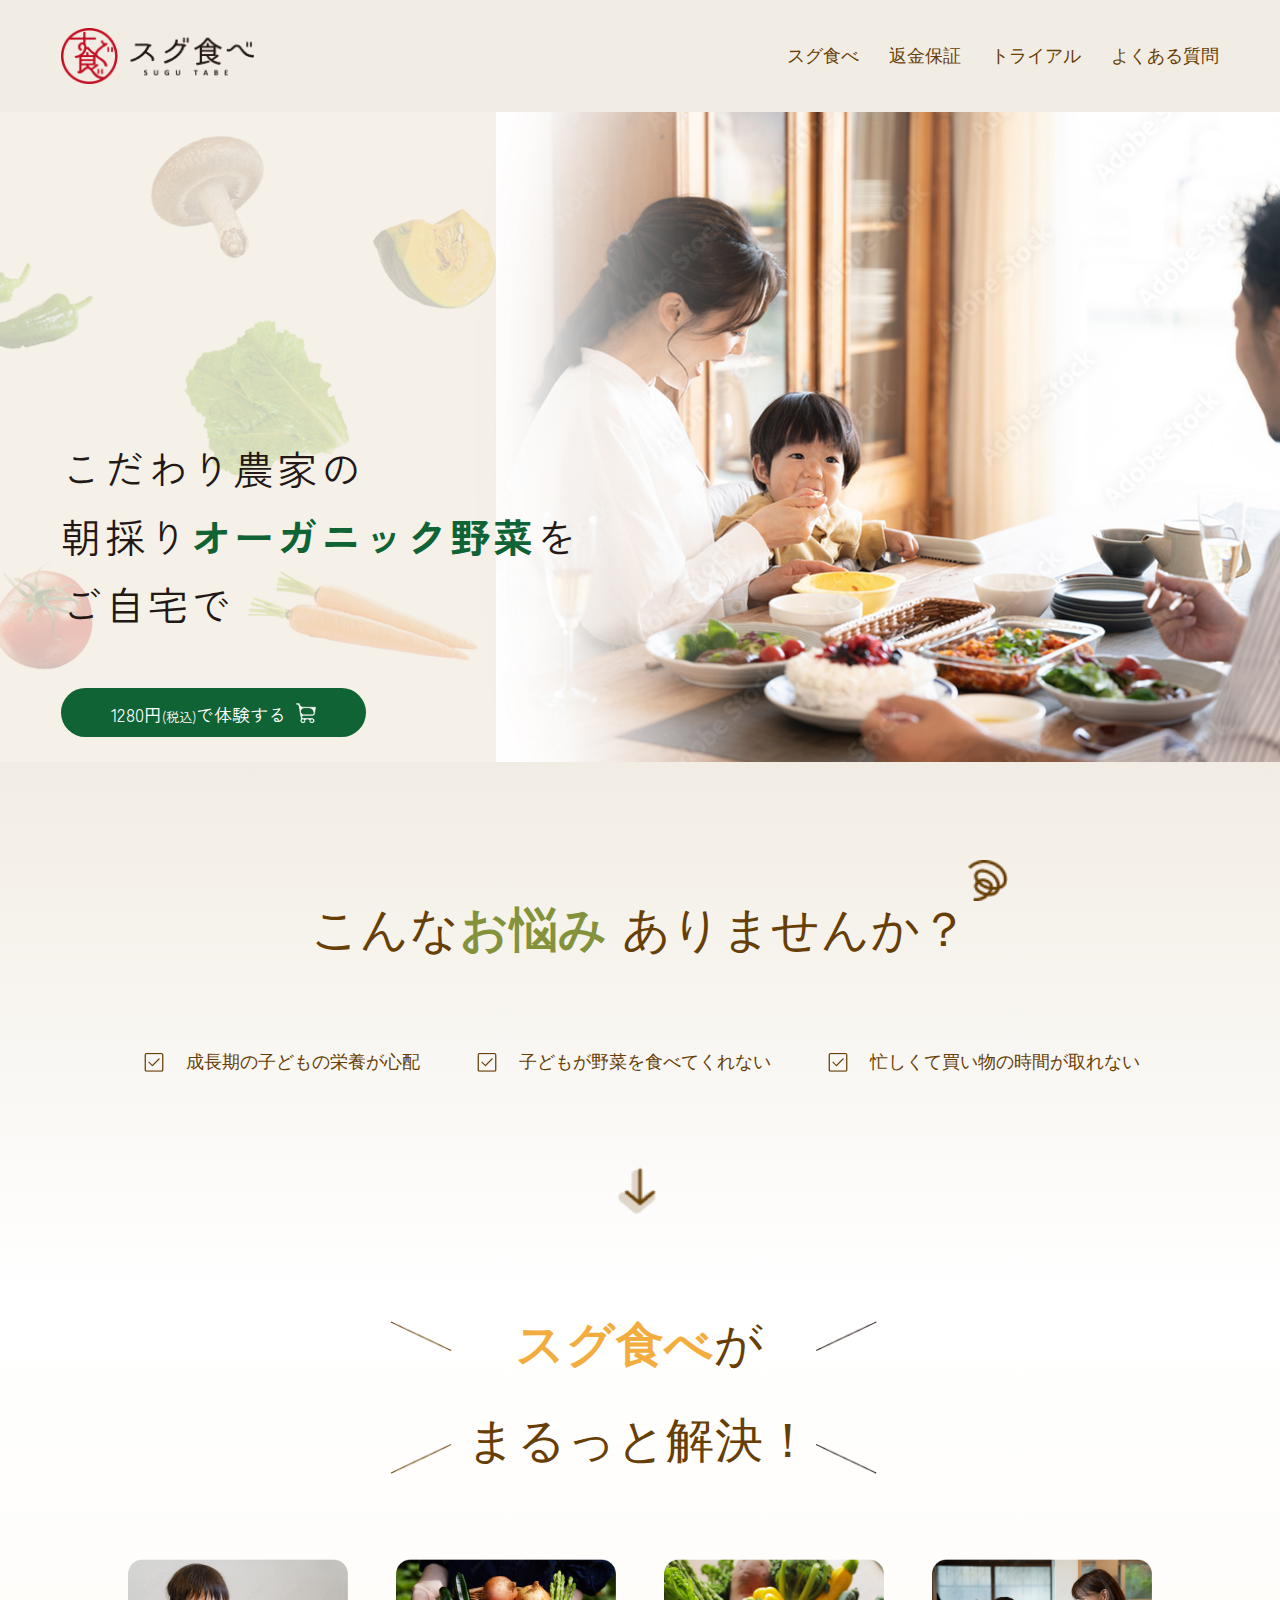
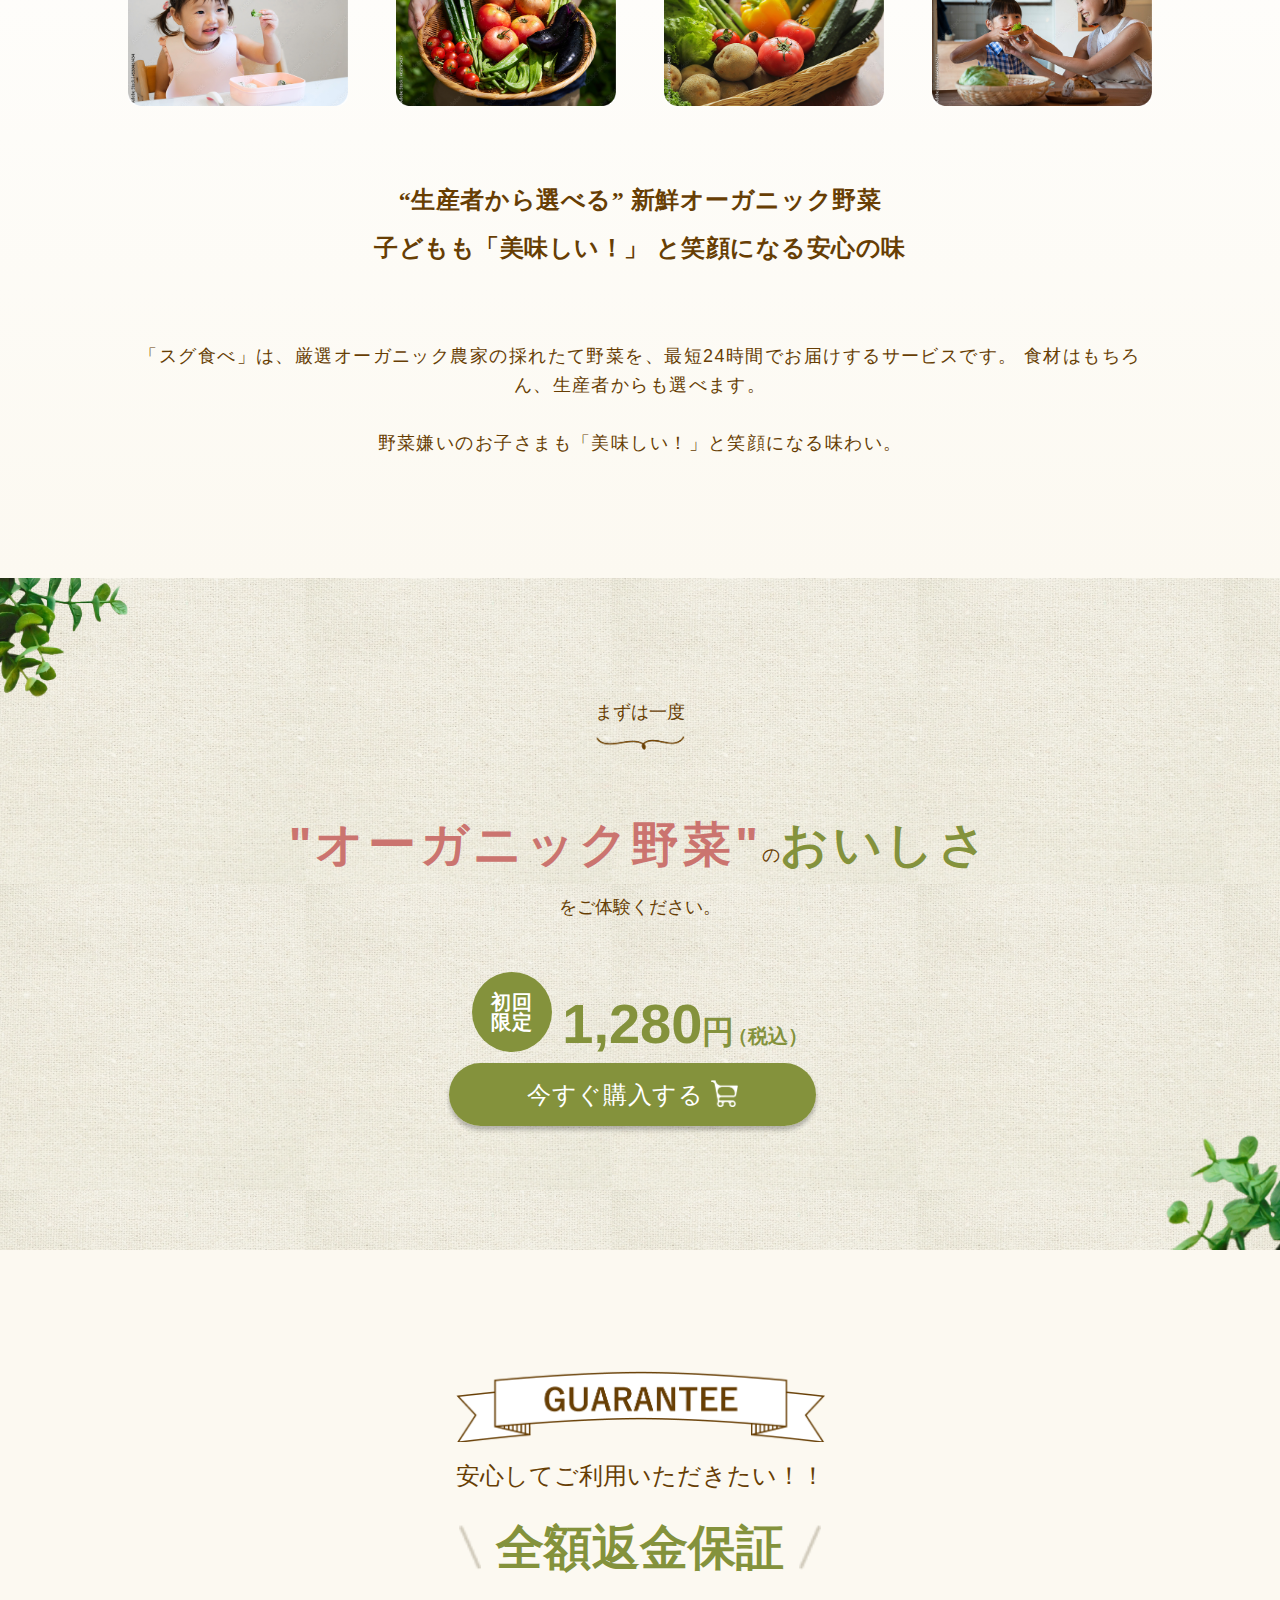
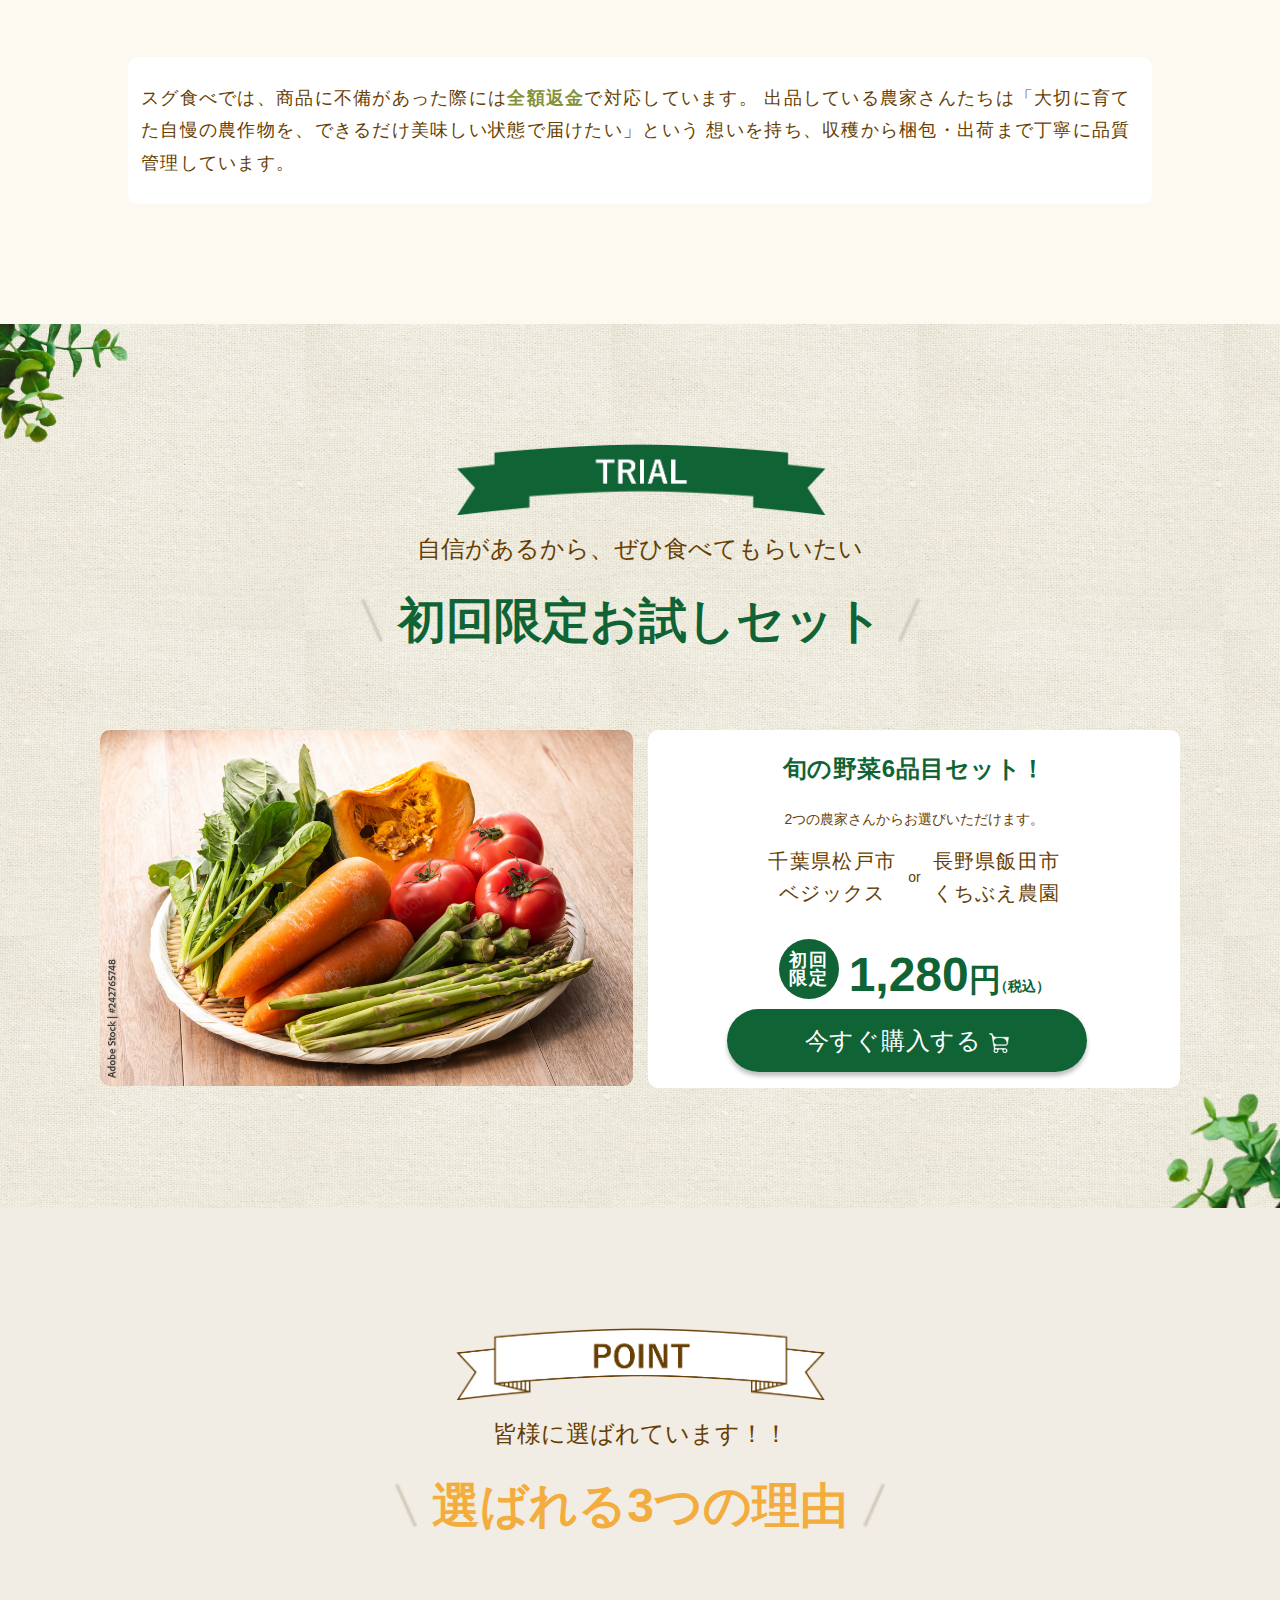
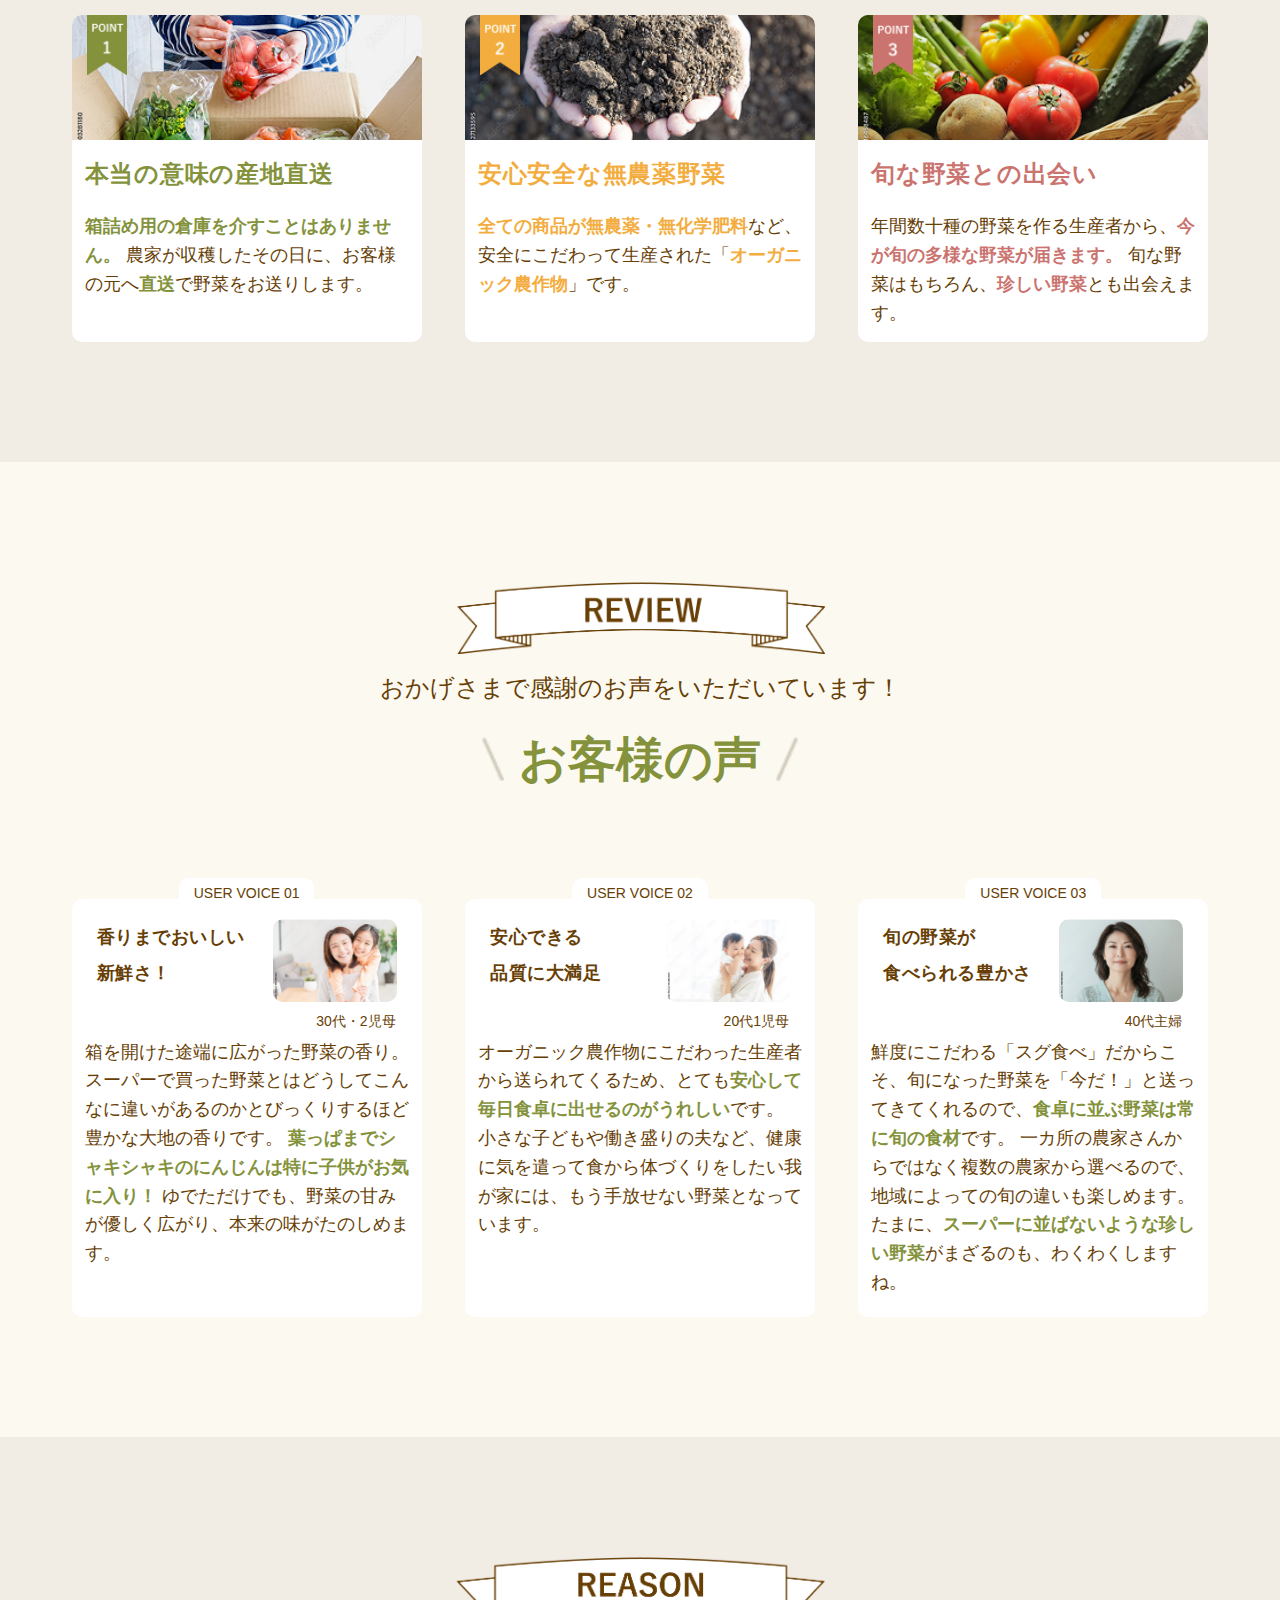
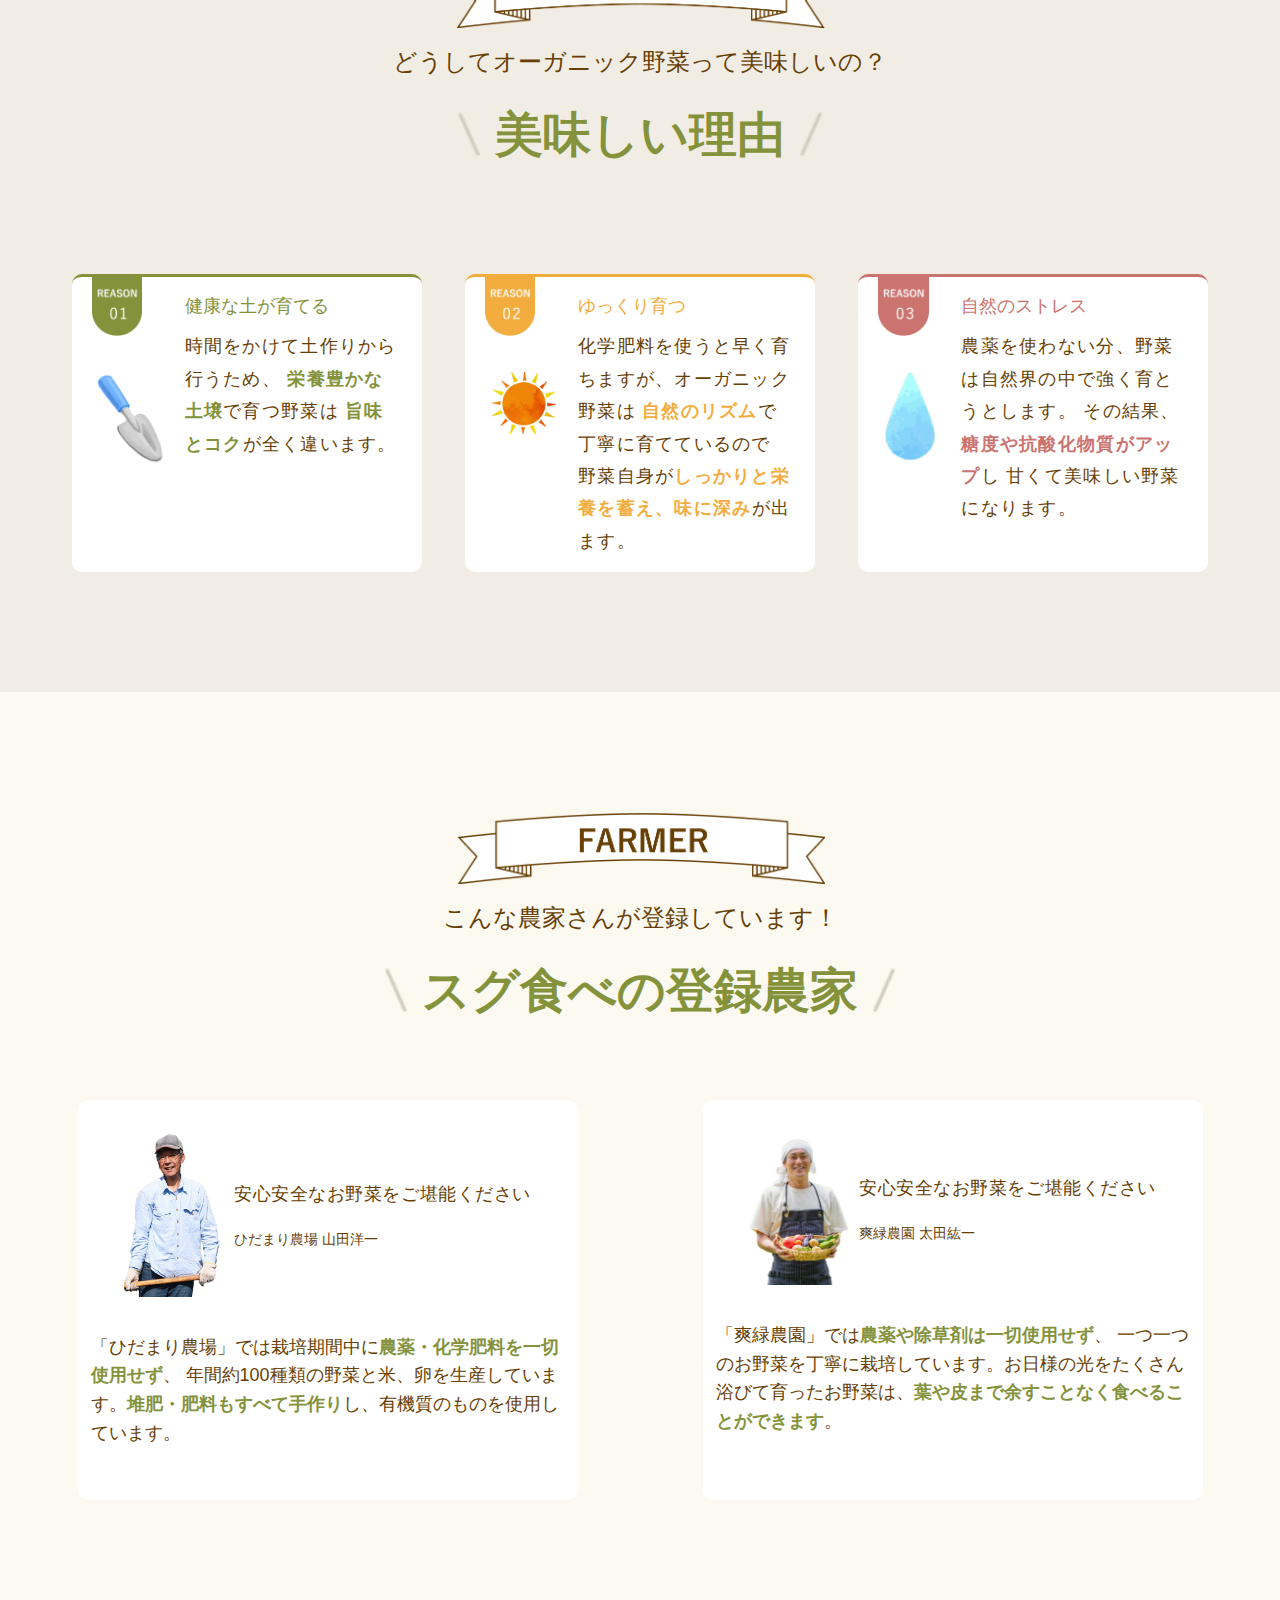
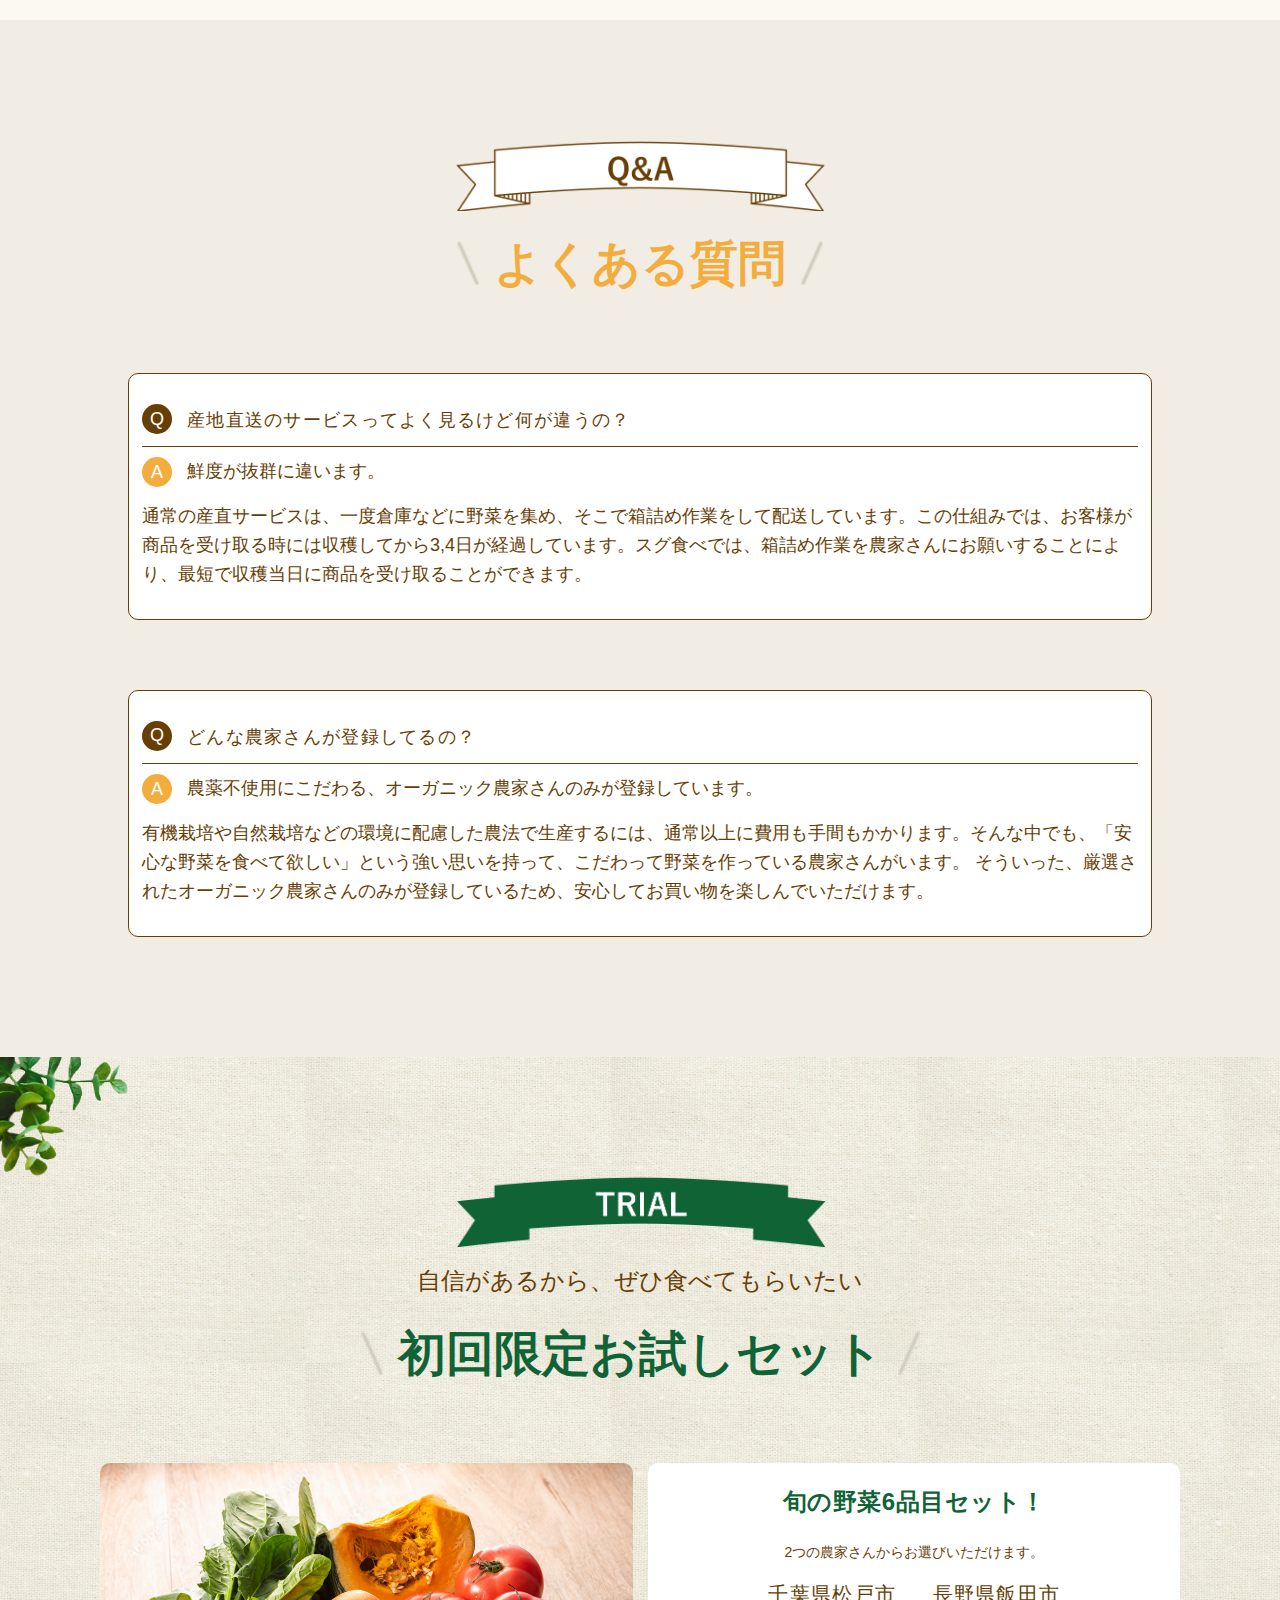
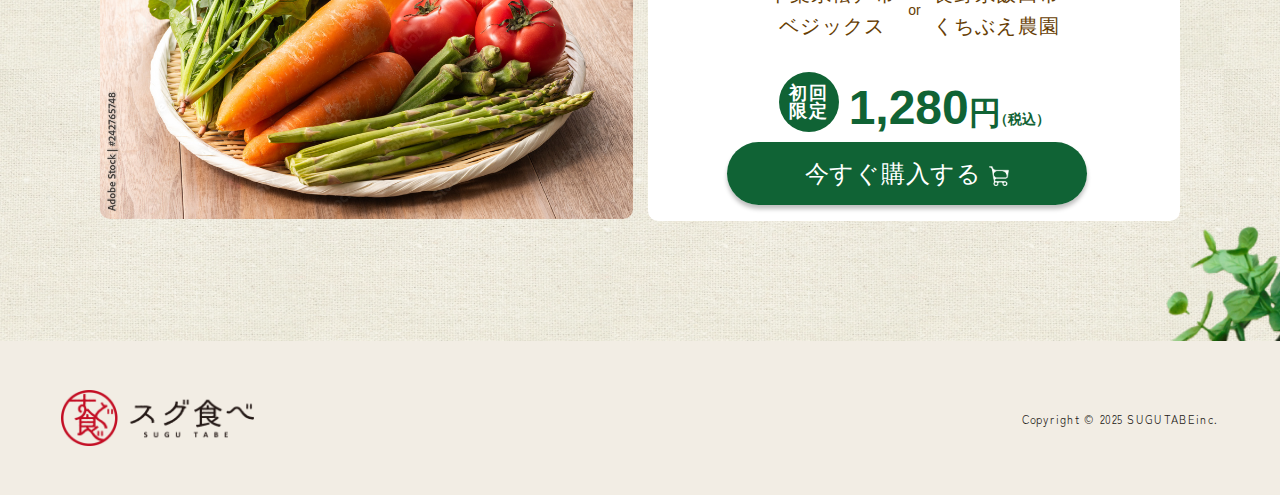
<file: sugutabe/index.html>
<!DOCTYPE html>
<html lang="ja">

<head>
    <meta charset="UTF-8">
    <meta name="viewport" content="width=device-width, initial-scale=1.0">
    <meta name="description" content="スグ食べLP">
    <!-- favicon apple-touch-icon -->

    <title>スグ食べ</title>
    <!-- web font -->
    <link rel="preconnect" href="https://fonts.googleapis.com">
    <link rel="preconnect" href="https://fonts.gstatic.com" crossorigin>
    <link rel="preconnect" href="https://fonts.googleapis.com">
    <link rel="preconnect" href="https://fonts.gstatic.com" crossorigin>
    <link href="https://fonts.googleapis.com/css2?family=Zen+Kaku+Gothic+New&display=swap" rel="stylesheet">

    <!-- css -->
    <link rel="stylesheet" href="./css/destyle.min.css">
    <link rel="stylesheet" href="./css/style.css">
</head>

<body>
    <div id="container" class="container">
        <header class="header">
            <h1 class="header__logo"><a href="#"><img src="./images/sugutabeLogo.png" alt="スグ食べロゴ"></a></h1>
            <!-- ハンバーガーメニュー -->
            <img class="header__btn" src="./images/Menu.png" alt="ハンバーガーメニュー">
            <!-- nav -->
            <nav class="nav">
                <div class="nav__header">
                    <div class="nav__logo"><a href="#"><img src="./images/sugutabeLogo.png" alt="スグ食べロゴ"></a></div>
                    <img class="nav__btn" src="./images/close.png" alt="✗ボタン">
                </div>
                <ul class="nav__list">
                    <li class="nav__item"><a href="index.html#trouble">スグ食べ</a></li>
                    <li class="nav__item"><a href="index.html#guarantee">返金保証</a></li>
                    <li class="nav__item"><a href="index.html#trial">トライアル</a></li>
                    <li class="nav__item"><a href="index.html#faq">よくある質問</a></li>
                </ul>
            </nav>
        </header>


            <!-- ==============================
                mv
            ================================ -->

        <main class="main">
            <section class="mv">
                <div class="mv__inner">
                    <div class="mv__text-box">
                        <h2 class="mv__catch">
                            こだわり農家の<br>
                            朝採り<span class="mv__highlight">オーガニック野菜</span>を<br>
                            ご自宅で
                        </h2>
                        <a href="#" class="mv__btn mv__btn--sp">
                            今すぐ購入
                            <span class="mv__btn-icon">
                                <img src="./images/cart.png" alt="カートアイコン">
                            </span>
                        </a>
                        <a href="#" class="mv__btn mv__btn--pc">
                            1280円<span class="btn--tax">(税込)</span>で体験する
                            <span class="mv__btn-iconPc">
                                <img src="./images/cart.png" alt="カートアイコン">
                            </span>
                        </a>
                    </div>
                </div>
            </section>


            <!-- ==============================
                trouble
            ================================ -->

            <section id="trouble" class="section section__trouble">
                <h2 class="section__title section__title--trouble">こんな<span class="trouble__title--highlight">お悩み
                        <span class="trouble__icon"><img src="./images/moya.png" alt="モヤモヤ"></span></span><br
                        class="spBr">
                    ありませんか？</h2>

                <ul class="trouble__list">
                    <li class="trouble__item">
                        <div class="trouble__checkbox"><img src="./images/checkbox.png" alt="チェックアイコン"></div><span
                            class="trouble__text">成長期の子どもの栄養が心配</span>
                    </li>
                    <li class="trouble__item">
                        <div class="trouble__checkbox"><img src="./images/checkbox.png" alt="チェックアイコン"></div><span
                            class="trouble__text">子どもが野菜を食べてくれない</span>
                    </li>
                    <li class="trouble__item">
                        <div class="trouble__checkbox"><img src="./images/checkbox.png" alt="チェックアイコン"></div><span
                            class="trouble__text">忙しくて買い物の時間が取れない</span>
                    </li>
                </ul>
                <div class="trouble__arrow">
                    <img src="./images/arrow.png" alt="矢印">
                </div>
            </section><!--section trouble  -->


            <!-- ==============================
                solution
            ================================ -->

            <section id="solution" class="section section__solution">
                <!-- 左右の/どうつける -->
                <h2 class="section__title">
                    <span class="title solution__title--highlight"><span class="solution__icon--left"><img src="./images/solution_left.png" alt=""></span>スグ食べ<span class="solution__icon--right"><img src="./images/solution__right.png" alt=""></span></span>が<br>まるっと解決！
                </h2>
                <!-- 写真4枚↓ -->
                <div class="solution__gallery">
                    <img class="solution__image" src="./images/solution1.jpg" alt="野菜を食べる子ども">
                    <img class="solution__image" src="./images/solution2.jpg" alt="野菜の盛り合わせ">
                    <img class="solution__image" src="./images/solution3.jpg" alt="かごに入った野菜">
                    <img class="solution__image" src="./images/solution4.jpg" alt="家族で野菜">
                </div>
                <!-- サブタイトル↓ -->
                <div class="solution__subtitle-wrapper">
                    <p class="solution__subtitle">
                        “生産者から選べる”<br class="spBr">
                        新鮮オーガニック野菜<br>
                        子どもも「美味しい！」<br class="spBr">
                        と笑顔になる安心の味
                    </p>
                </div>
                <!-- 本文↓ -->
                <div class="solution__description">
                    <p class="solution__text">
                        「スグ食べ」は、厳選オーガニック農家の採れたて野菜を、最短24時間でお届けするサービスです。
                        食材はもちろん、生産者からも選べます。
                    </p>
                    <p class="solution__text">
                        野菜嫌いのお子さまも「美味しい！」と笑顔になる味わい。
                    </p>
                </div>
            </section><!-- section solution -->


            <!-- ==============================
                cv
            ================================ -->

            <section class="section section__cv">
                <!-- サブ -->
                <div class="cv__subtitle-wrapper">
                    <p class="cv__subtitle">まずは一度</p>
                    <img class="cv__decoration" src="./images/hukidashi.png" alt="装飾線">
                </div>


                <!-- キャッチコピー -->
                <h2 class="cv__headline">
                    <span class="cv__highlight">"オーガニック野菜"</span>の<span
                        class="cv__highlight cv__highlight--green">おいしさ</span><br>
                    をご体験ください。
                </h2>

                <!-- 価格エリア -->
                <div class="cv__price-box">
                    <span class="cv__badge">初回<br>限定</span>
                    <span class="cv__price">
                        <span class="cv__price-value">1,280</span><span class="cv__yen">円</span>
                        <span class="cv__tax">（税込）</span>
                    </span>
                </div>

                <!-- CTAボタン -->
                <div class="cv__cta">
                    <a href="#" class="button button--cv">
                        今すぐ購入する
                        <span class="button__icon">
                            <img src="./images/cart.png" alt="カートアイコン">
                        </span>
                    </a>
                </div>
            </section>


            <!-- ==============================
                guarantee
            ================================ -->

            <section id="guarantee" class="section section__guarantee">
                <!-- リボン＆サブタイトル -->
                <div class="guarantee__header">
                    <div class="guarantee__ribbon-wrapper ribbon--wrapper">
                        <img class="guarantee__ribbon" src="./images/guarantee.png" alt="GUARANTEE">
                    </div>
                    <p class="guarantee__subtitle section--subtitle">安心してご利用いただきたい！！</p>
                </div>
                <!-- セクションタイトル -->
                <h2 class="guarantee__title ribbon--title ribbon__title--green"><span class="title__left"><img
                            src="./images/left.png" alt=""></span>全額返金保証<span class="title__right"><img
                            src="./images/right.png" alt=""></span></h2>

                <!-- 説明文 -->
                <div class="guarantee__content">
                    <p class="guarantee__text">
                        スグ食べでは、商品に不備があった際には<span class="text text--green">全額返金</span>で対応しています。
                        出品している農家さんたちは「大切に育てた自慢の農作物を、できるだけ美味しい状態で届けたい」という
                        想いを持ち、収穫から梱包・出荷まで丁寧に品質管理しています。
                    </p>
                </div>
            </section> <!-- section guarantee -->

           
            <!-- ==============================
                trial
            ================================ -->

            <section id="trial" class="section section__trial">
                <!-- リボン＆サブタイトル -->
                <div class="trial__header">
                    <div class="trial__ribbon-wrapper ribbon--wrapper">
                        <img class="trial__ribbon" src="./images/trialribbon.png" alt="trial">
                    </div>
                    <p class="trial__subtitle section--subtitle">自信があるから、ぜひ食べてもらいたい</p>
                </div>
                <!-- セクションタイトル -->

                <h2 class="trial__title ribbon--title"><span class="title__left"><img src="./images/left.png"
                            alt=""></span>初回限定お試しセット<span class="title__right"><img src="./images/right.png"
                            alt=""></span></h2>

                <div class="trial__set">
                    <!-- 商品画像 -->
                    <div class="trial__image-wrapper">
                        <img class="trial__image" src="./images/trial.jpeg" alt="旬の野菜6品目セット">
                    </div>

                    <!-- お試しセット内容 -->
                    <div class="trial__details">
                        <h4 class="trial__set-name">旬の野菜6品目セット！</h4>
                        <p class="trial__txt">
                            2つの農家さんからお選びいただけます。</p>
                        <div class="trial__producers">
                            <div class="trial__producer">
                                <span class="trial__location">千葉県松戸市</span><br>
                                <span class="trial__producer-name">ベジックス</span>
                            </div>
                            <div class="trial__or">or</div>
                            <div class="trial__producer">
                                <span class="trial__location">長野県飯田市</span><br>
                                <span class="trial__producer-name">くちぶえ農園</span>
                            </div>
                        </div>
                        <!-- 価格エリア -->
                        <div class="trial__price-box trial__price-box--pc">
                            <span class="trial__badge trial__badge--pc">初回<br>限定</span>
                            <span class="trial__price trial__price--pc">
                                <span class="trial__price-value trial__price-value--pc">1,280</span><span class="trial__yen trial__yen--pc">円</span>
                                <span class="trial__tax trial__tac--pc">（税込）</span>
                            </span>
                        </div>
        
                        <!-- CTAボタン -->
                        <div class="trial__cta trial__cta--pc">
                            <a href="#" class="button button--trial button--trial--pc">
                                今すぐ購入する
                                <span class="button__icon button__icon--pc">
                                    <img src="./images/cart.png" alt="カートアイコン">
                                </span>
                            </a>
                        </div>
                    </div>
                </div>

                <!-- 価格エリア -->
                <div class="trial__price-box trial__price-box--sp">
                    <span class="trial__badge">初回<br>限定</span>
                    <span class="trial__price">
                        <span class="trial__price-value">1,280</span><span class="trial__yen">円</span>
                        <span class="trial__tax">(税込)</span>
                    </span>
                </div>

                <!-- CTAボタン -->
                <div class="trial__cta--sp ">
                    <a href="#" class="button button--trial">
                        今すぐ購入する
                        <span class="button__icon">
                            <img src="./images/cart.png" alt="カートアイコン">
                        </span>
                    </a>
                </div>
            </section><!-- section trial -->


            <!-- ==============================
                point
            ================================ -->

            <section id="point" class="section section__point">
                <!-- リボン＆サブタイトル -->
                <div class="point__header">
                    <div class="point__ribbon-wrapper ribbon--wrapper">
                        <img class="point__ribbon" src="./images/pointribbon.png" alt="point">
                    </div>
                    <p class="point__subtitle section--subtitle">皆様に選ばれています！！</p>
                </div>
                <!-- セクションタイトル -->

                <h2 class="point__title ribbon--title ribbon__title--yellow"><span class="title__left"><img
                            src="./images/left.png" alt=""></span>選ばれる3つの理由<span class="title__right"><img
                            src="./images/right.png" alt=""></span></h2>

                <!-- 選ばれる3つの理由内容 -->
                <div class="point">
                    <!-- POINT 1 -->
                    <div class="point__item">
                        <div class="point__image-wrapper">
                            <img class="point__image" src="./images/point1.jpg" alt="段ボールに野菜を詰める様子">
                            <div class="point__label point__label--green">
                                <img src="./images/point1.png" alt="">
                            </div>
                            <h4 class="point__headline point__headline--green">本当の意味の産地直送</h4>
                        </div>
                        <div class="point__content">
                            <p class="point__text">
                                <span class="text text--green">箱詰め用の倉庫を介すことはありません。</span>
                                農家が収穫したその日に、お客様の元へ<span class="text text--green">直送</span>で野菜をお送りします。
                            </p>
                        </div>
                    </div>


                    <!-- POINT 2 -->
                    <div class="point__item">
                        <div class="point__image-wrapper">
                            <img class="point__image" src="./images/point2.jpg" alt="土を手に持つ様子">
                            <div class="point__label point__label--yellow">
                                <span class="point__label-number"><img src="./images/point2.png" alt=""></span>
                            </div>
                            <h4 class="point__headline point__headline--yellow">安心安全な無農薬野菜</h4>
                        </div>
                        <div class="point__content">
                            <p class="point__text">
                                <span class="text text--yellow">全ての商品が無農薬・無化学肥料</span>など、安全にこだわって生産された「<span
                                    class="text text--yellow">オーガニック農作物</span>」です。
                            </p>
                        </div>
                    </div>

                    <!-- POINT 3 -->
                    <div class="point__item">
                        <div class="point__image-wrapper">
                            <img class="point__image" src="./images/point3.jpg" alt="野菜の盛り合わせ">
                            <div class="point__label point__label--pink">
                                <span class="point__label-number"><img src="./images/point3.png" alt=""></span>
                            </div>
                            <h4 class="point__headline point__headline--pink">旬な野菜との出会い</h4>
                        </div>
                        <div class="point__content">
                            <p class="point__text">
                                年間数十種の野菜を作る生産者から、<span class="text text--pink">今が旬の多様な野菜が届きます。</span>
                                旬な野菜はもちろん、<span class="text text--pink">珍しい野菜</span>とも出会えます。
                            </p>
                        </div>
                    </div>
                </div>
            </section><!-- section point -->
              


            <!-- ==============================
                review
            ================================ -->

            <section id="review" class="section section__review">

                <!-- リボン＆サブタイトル -->
                <div class="review__header">
                    <div class="review__ribbon-wrapper ribbon--wrapper">
                        <img class="review__ribbon" src="./images/reviewribbon.png" alt="review">
                    </div>
                    <p class="review__subtitle section--subtitle">おかげさまで感謝のお声をいただいています！</p>
                </div>

                <!-- セクションタイトル -->
                <h2 class="review__title ribbon--title ribbon__title--green"><span class="title__left"><img
                            src="./images/left.png" alt=""></span>お客様の声<span class="title__right"><img
                            src="./images/right.png" alt=""></span></h2>

                <!-- お客さまの声内容 -->
                <div class="review__list">
                    <!-- USER VOICE 01 -->
                    <div class="review__item">
                        <p class="review__label">USER VOICE 01</p>
                        <div class="review__user">
                            <h4 class="review__headline">
                                香りまでおいしい<br>
                                新鮮さ！
                            </h4>
                            <div class="review__meta">
                                <span class="review__age">30代・2児母</span>
                                <img class="review__photo" src="./images/voice1.jpg" alt="30代女性">
                            </div>
                        </div>
                        <p class="review__text">
                            箱を開けた途端に広がった野菜の香り。
                            スーパーで買った野菜とはどうしてこんなに違いがあるのかとびっくりするほど豊かな大地の香りです。
                            <span class="text--green">葉っぱまでシャキシャキのにんじんは特に子供がお気に入り！</span>
                            ゆでただけでも、野菜の甘みが優しく広がり、本来の味がたのしめます。
                        </p>
                    </div>


                    <!-- USER VOICE 02 -->
                    <div class="review__item">
                        <p class="review__label">USER VOICE 02</p>
                        <div class="review__user">
                            <h4 class="review__headline">
                                安心できる<br>
                                品質に大満足
                            </h4>
                            <div class="review__meta">
                                <span class="review__age">20代1児母</span>
                                <img class="review__photo" src="./images/voice2.jpg" alt="20代女性">
                            </div>
                        </div>
                        <p class="review__text">
                            オーガニック農作物にこだわった生産者から送られてくるため、とても<span class="text--green">安心して毎日食卓に出せるのがうれしい</span>です。
                            小さな子どもや働き盛りの夫など、健康に気を遣って食から体づくりをしたい我が家には、もう手放せない野菜となっています。
                        </p>
                    </div>

                    <!-- USER VOICE 03 -->
                    <div class="review__item">
                        <p class="review__label">USER VOICE 03</p>
                        <div class="review__user">
                            <h4 class="review__headline">
                                旬の野菜が<br>
                                食べられる豊かさ
                            </h4>
                            <div class="review__meta">
                                <span class="review__age">40代主婦</span>
                                <img class="review__photo" src="./images/voice3.jpg" alt="40代女性">
                            </div>
                        </div>
                        <p class="review__text">
                            鮮度にこだわる「スグ食べ」だからこそ、旬になった野菜を「今だ！」と送ってきてくれるので、<span
                                class="text--green">食卓に並ぶ野菜は常に旬の食材</span>です。
                            一カ所の農家さんからではなく複数の農家から選べるので、地域によっての旬の違いも楽しめます。
                            たまに、<span class="text--green">スーパーに並ばないような珍しい野菜</span>がまざるのも、わくわくしますね。
                        </p>
                    </div>
                </div>
            </section><!-- section review -->


            <!-- ==============================
                reason
            ================================ -->

            <section id="reason" class="section section__reason">
                <!-- リボン＆サブタイトル -->
                <div class="reason__header">
                    <div class="reason__ribbon-wrapper ribbon--wrapper">
                        <img class="reason__ribbon" src="./images/reasonribbon.png" alt="reason">
                    </div>
                    <p class="reason__subtitle section--subtitle">どうしてオーガニック野菜って美味しいの？</p>
                </div>
                <!-- セクションタイトル -->

                <h2 class="reason__title ribbon--title
                   ribbon__title--yellow"><span class="title__left"><img src="./images/left.png"
                            alt=""></span>美味しい理由<span class="title__right"><img src="./images/right.png" alt=""></span>
                </h2>

                <!-- 美味しい理由内容 -->
                <div class="reason__list">
                    <!-- REASON 01 -->
                    <div class="reason__item reason__item--green">
                        <div class="reason__label"><img src="./images/reason1rabel.png" alt=""></div>
                        <div class="reason__content">
                            <img class="reason__icon" src="./images/scoop.png" alt="スコップのイラスト">
                            <div class="reason__text-block">
                                <h4 class="reason__title">健康な土が育てる</h4>
                                <p class="reason__text">
                                    時間をかけて土作りから行うため、
                                    <span class="text text--green">栄養豊かな土壌</span>で育つ野菜は
                                    <span class="text text--green">旨味とコク</span>が全く違います。
                                </p>
                            </div>
                        </div>
                    </div>

                    <!-- REASON 02 -->
                    <div class="reason__item reason__item--yellow">
                        <div class="reason__label"><img src="./images/reason2rabel.png" alt=""></div>
                        <div class="reason__content">
                            <img class="reason__icon" src="./images/sun.png" alt="太陽のイラスト">
                            <div class="reason__text-block">
                                <h4 class="reason__title">ゆっくり育つ</h4>
                                <p class="reason__text">
                                    化学肥料を使うと早く育ちますが、オーガニック野菜は
                                    <span class="text text--yellow">自然のリズム</span>で丁寧に育てているので
                                    野菜自身が<span class="text text--yellow">しっかりと栄養を蓄え、味に深み</span>が出ます。
                                </p>
                            </div>
                        </div>
                    </div>

                    <!-- REASON 03 -->
                    <div class="reason__item reason__item--pink">
                        <div class="reason__label"><img src="./images/reason3rabel.png" alt=""></div>
                        <div class="reason__content">
                            <img class="reason__icon" src="./images/sizuku.png" alt="水滴のイラスト">
                            <div class="reason__text-block">
                                <h4 class="reason__title">自然のストレス</h4>
                                <p class="reason__text">
                                    農薬を使わない分、野菜は自然界の中で強く育とうとします。
                                    その結果、<span class="text text--pink">糖度や抗酸化物質がアップ</span>し
                                    甘くて美味しい野菜になります。
                                </p>
                            </div>
                        </div>
                    </div>
                </div>
            </section><!-- section reason -->


            <!-- ==============================
                farmer
            ================================ -->

            <section id="farmer" class="section section__farmer">
                <!-- リボン＆サブタイトル -->
                <div class="farmer__header">
                    <div class="farmer__ribbon-wrapper ribbon--wrapper">
                        <img class="farmer__ribbon" src="./images/farmerribbon.png" alt="farmer">
                    </div>
                    <p class="farmer__subtitle section--subtitle">こんな農家さんが登録しています！</p>
                </div>

                <!-- セクションタイトル -->
                <h2 class="farmer__title ribbon--title ribbon__title--green"><span class="title__left"><img
                            src="./images/left.png" alt=""></span>スグ食べの登録農家<span class="title__right"><img
                            src="./images/right.png" alt=""></span></h2>

                <!-- スグ食べの登録農家内容 -->

                <div class="farmers__list">

                    <!-- 農家1 -->
                    <div class="farmers__item">
                        <div class="farmers__top">
                            <div class="farmers__image">
                                <img src="./images/nouka1.jpg" alt="ひだまり農場 山田洋一さん">
                            </div>
                            <div class="farmers__info">
                                <h3 class="farmers__message">安心安全なお野菜をご堪能ください</h3>
                                <p class="farmers__name">ひだまり農場 山田洋一</p>
                            </div>
                        </div>
                        <div class="farmers__content">
                            <p class="farmers__text">
                                「ひだまり農場」では栽培期間中に<span class="text text--green">農薬・化学肥料を一切使用せず</span>、
                                年間約100種類の野菜と米、卵を生産しています。<span
                                    class="text text--green">堆肥・肥料もすべて手作り</span>し、有機質のものを使用しています。
                            </p>
                        </div>
                    </div>
                    <!-- 農家2 -->
                    <div class="farmers__item">
                        <div class="farmers__top">
                            <div class="farmers__image">
                                <img src="./images/nouka2.jpg" alt="爽緑農園 太田紘一さん">
                            </div>
                            <div class="farmers__info">
                                <h3 class="farmers__message">安心安全なお野菜をご堪能ください</h3>
                                <p class="farmers__name">爽緑農園 太田紘一</p>
                            </div>
                        </div>
                        <div class="farmers__content">
                            <p class="farmers__text">
                                「爽緑農園」では<span class="text text--green">農薬や除草剤は一切使用せず</span>、
                                一つ一つのお野菜を丁寧に栽培しています。お日様の光をたくさん浴びて育ったお野菜は、<span
                                    class="text text--green">葉や皮まで余すことなく食べることができます</span>。
                            </p>
                        </div>
                    </div>
                </div>
            </section><!-- section farmer -->


            <!-- ==============================
                faq
            ================================ -->

            <section id="faq" class="section section__faq">
                <!-- リボン＆サブタイトル -->

                <div class="faq__header">
                    <div class="gaq__ribbon-wrapper ribbon--wrapper">
                        <img class="faq__ribbon " src="./images/faqribbon.png" alt="faq">
                    </div>

                    <!-- セクションタイトル -->
                    <h2 class="faq__title ribbon--title ribbon__title--yellow"><span class="title__left"><img
                                src="./images/left.png" alt=""></span>よくある質問<span class="title__right"><img
                                src="./images/right.png" alt=""></span></h2>
                    <!-- よくある質問内容 -->
                    <div class="faq__list">
                        <!-- faq 01 -->
                        <div class="faq__item">
                            <div class="faq__question">
                                <div class="faq__icon faq__icon--q">Q</div>
                                <p class="faq__text">
                                    産地直送のサービスってよく見るけど何が違うの？
                                </p>
                            </div>
                            <hr class="faq__divider">
                            <div class="faq__answer">
                                <div class="faq__icon faq__icon--a">A</div>
                                <p class="faq__headline">
                                    鮮度が抜群に違います。
                                </p>
                            </div>
                            <p class="faq__txt">
                                通常の産直サービスは、一度倉庫などに野菜を集め、そこで箱詰め作業をして配送しています。この仕組みでは、お客様が商品を受け取る時には収穫してから3,4日が経過しています。スグ食べでは、箱詰め作業を農家さんにお願いすることにより、最短で収穫当日に商品を受け取ることができます。
                            </p>
                        </div>
                        <!-- faq 02 -->
                        <div class="faq__item">
                            <div class="faq__question">
                                <div class="faq__icon faq__icon--q">Q</div>
                                <p class="faq__text">
                                    どんな農家さんが登録してるの？
                                </p>
                            </div>
                            <hr class="faq__divider">
                            <div class="faq__answer">
                                <div class="faq__icon faq__icon--a">A</div>
                                <p class="faq__headline">
                                    農薬不使用にこだわる、オーガニック農家さんのみが登録しています。
                                </p>
                            </div>
                            <p class="faq__txt">
                                有機栽培や自然栽培などの環境に配慮した農法で生産するには、通常以上に費用も手間もかかります。そんな中でも、「安心な野菜を食べて欲しい」という強い思いを持って、こだわって野菜を作っている農家さんがいます。
                                そういった、厳選されたオーガニック農家さんのみが登録しているため、安心してお買い物を楽しんでいただけます。</p>
                        </div>
                    </div>
                </div>
            </section><!-- section faq -->

                  <!-- ==============================
                trial
            ================================ -->

            <section class="section section__trial">
                <!-- リボン＆サブタイトル -->
                <div class="trial__header">
                    <div class="trial__ribbon-wrapper ribbon--wrapper">
                        <img class="trial__ribbon" src="./images/trialribbon.png" alt="trial">
                    </div>
                    <p class="trial__subtitle section--subtitle">自信があるから、ぜひ食べてもらいたい</p>
                </div>
                <!-- セクションタイトル -->

                <h2 class="trial__title ribbon--title"><span class="title__left"><img src="./images/left.png"
                            alt=""></span>初回限定お試しセット<span class="title__right"><img src="./images/right.png"
                            alt=""></span></h2>

                <div class="trial__set">
                    <!-- 商品画像 -->
                    <div class="trial__image-wrapper">
                        <img class="trial__image" src="./images/trial.jpeg" alt="旬の野菜6品目セット">
                    </div>

                    <!-- お試しセット内容 -->
                    <div class="trial__details">
                        <h4 class="trial__set-name">旬の野菜6品目セット！</h4>
                        <p class="trial__txt">
                            2つの農家さんからお選びいただけます。</p>
                        <div class="trial__producers">
                            <div class="trial__producer">
                                <span class="trial__location">千葉県松戸市</span><br>
                                <span class="trial__producer-name">ベジックス</span>
                            </div>
                            <div class="trial__or">or</div>
                            <div class="trial__producer">
                                <span class="trial__location">長野県飯田市</span><br>
                                <span class="trial__producer-name">くちぶえ農園</span>
                            </div>
                        </div>
                        <!-- 価格エリア -->
                        <div class="trial__price-box trial__price-box--pc">
                            <span class="trial__badge trial__badge--pc">初回<br>限定</span>
                            <span class="trial__price trial__price--pc">
                                <span class="trial__price-value trial__price-value--pc">1,280</span><span class="trial__yen trial__yen--pc">円</span>
                                <span class="trial__tax trial__tac--pc">（税込）</span>
                            </span>
                        </div>
        
                        <!-- CTAボタン -->
                        <div class="trial__cta trial__cta--pc">
                            <a href="#" class="button button--trial button--trial--pc">
                                今すぐ購入する
                                <span class="button__icon button__icon--pc">
                                    <img src="./images/cart.png" alt="カートアイコン">
                                </span>
                            </a>
                        </div>
                    </div>
                </div>

                <!-- 価格エリア -->
                <div class="trial__price-box trial__price-box--sp">
                    <span class="trial__badge">初回<br>限定</span>
                    <span class="trial__price">
                        <span class="trial__price-value">1,280</span><span class="trial__yen">円</span>
                        <span class="trial__tax">(税込)</span>
                    </span>
                </div>

                <!-- CTAボタン -->
                <div class="trial__cta--sp ">
                    <a href="#" class="button button--trial">
                        今すぐ購入する
                        <span class="button__icon">
                            <img src="./images/cart.png" alt="カートアイコン">
                        </span>
                    </a>
                </div>
            </section><!-- section trial -->


      

            
        </main>


            <!-- ==============================
                footer
            ================================ -->

        <footer class="footer">
            <div class="footer__logo">
                <a href="#"><img src="./images/sugutabeLogo.png" alt="スグ食べロゴ"></a>
            </div>
            <p class="copy"><small>Copyright &copy; 2025 SUGUTABEinc.</small></p>
        </footer>


          
      
    </div>

    <script src="https://code.jquery.com/jquery-3.7.0.min.js"
        integrity="sha256-2Pmvv0kuTBOenSvLm6bvfBSSHrUJ+3A7x6P5Ebd07/g=" crossorigin="anonymous"></script>
    <script src="./js/main.js"></script>
</body>

</html>
</file>
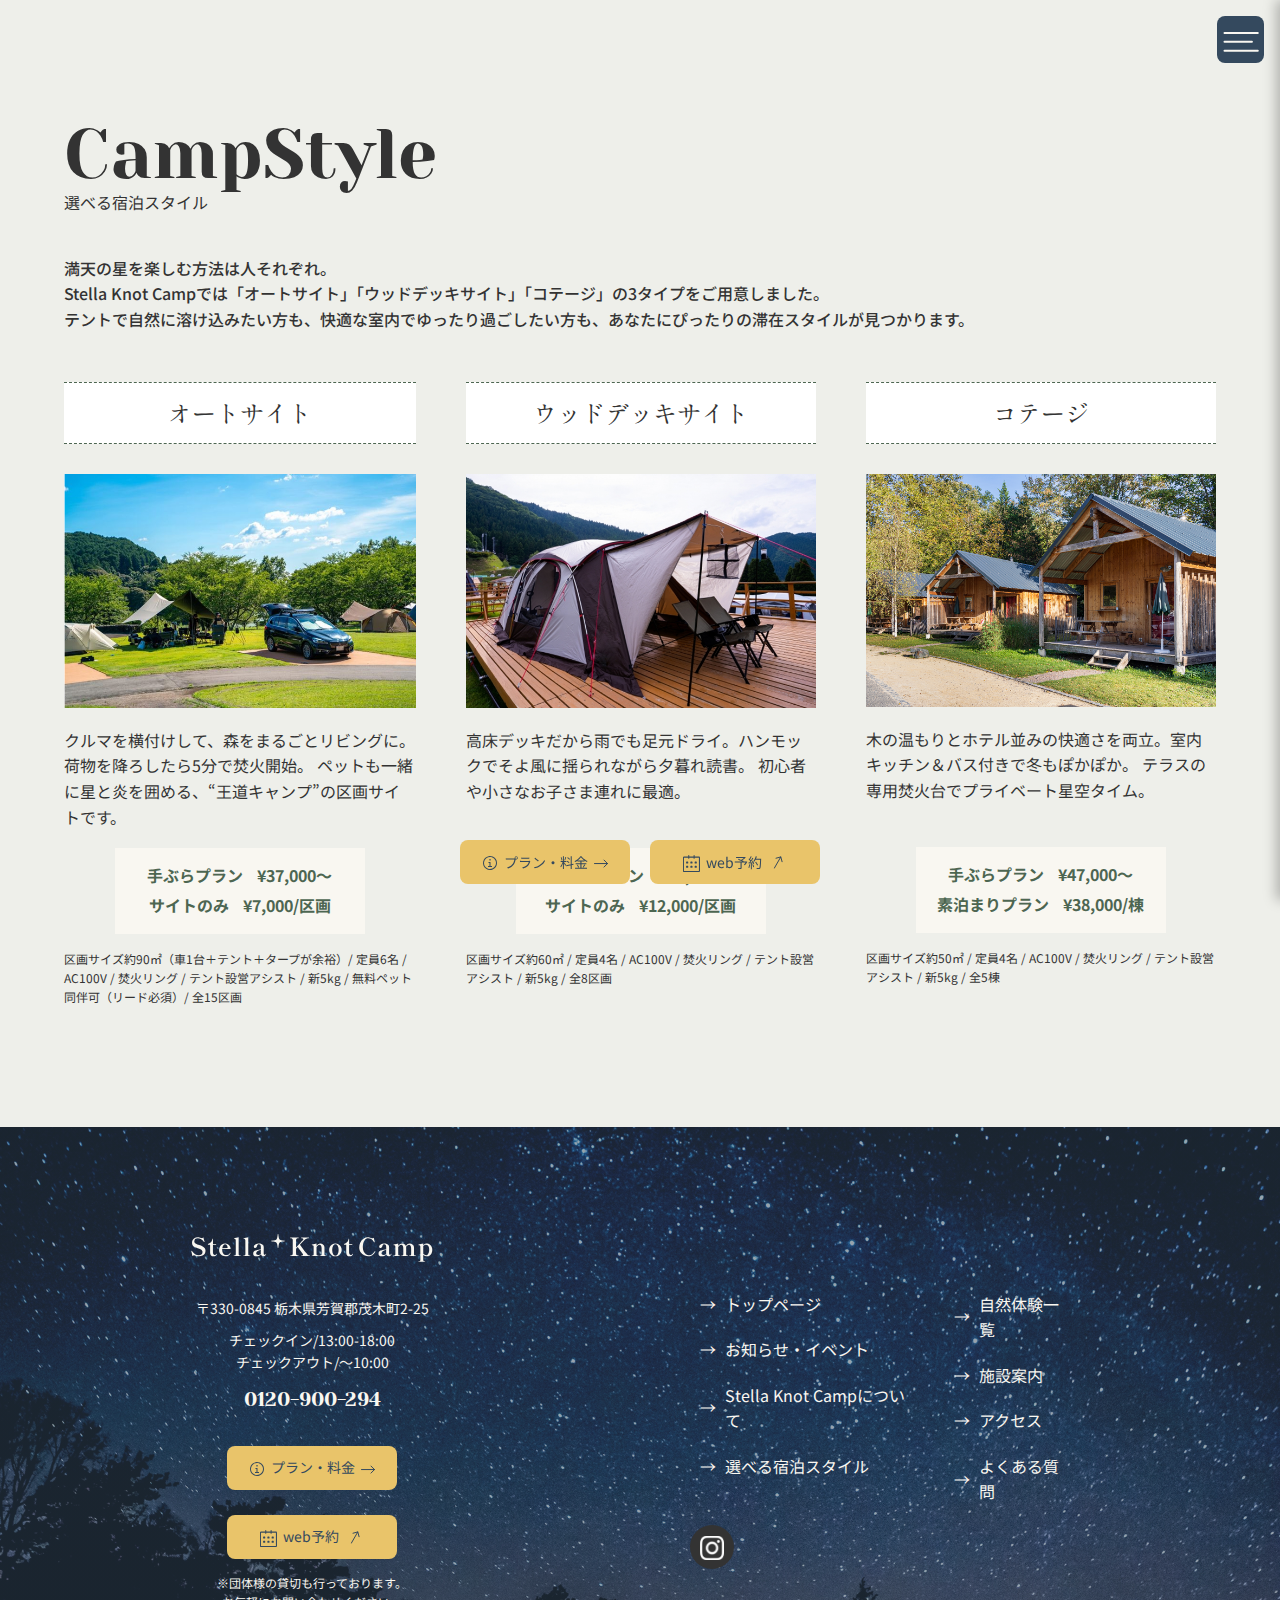
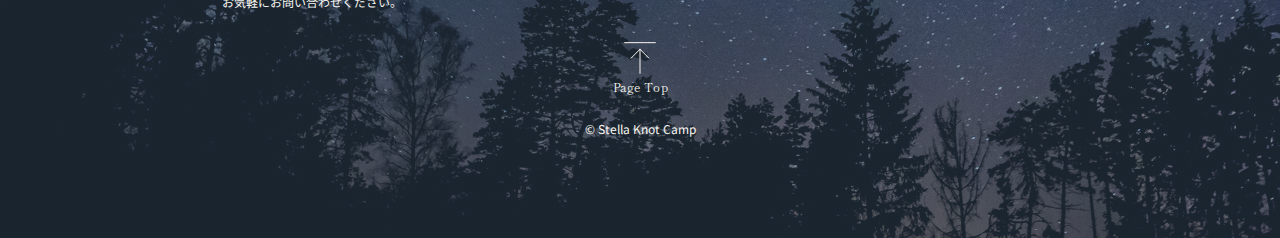
<file: camp-style.html>
<!DOCTYPE html>
<html lang="ja">

<head>
    <meta charset="UTF-8">
    <meta name="viewport" content="width=device-width, initial-scale=1.0">
    <meta name="description" content="ステラノットキャンプは、家族で星空の下キャンプを楽しめる栃木県のキャンプ場です">
    <!-- favicon apple-touch-icon -->
    <link rel="icon" type="image/svg" href="assets/favicon/favicon-96x96.png" sizes="96x96">
    <link rel="icon" type="image/svg+xml" href="assets/favicon/favicon.svg">
    <link rel="shortcut icon" href="assets/favicon/favicon.ico">
    <link rel="apple-touch-icon" sizes="180x180" href="assets/favicon/apple-touch-icon.png">
    <link rel="manifest" href="assets/favicon/site.webmanifest">

    <title>Stella Knot Camp</title>
    <!-- web font -->
    <link rel="preconnect" href="https://fonts.googleapis.com">
    <link rel="preconnect" href="https://fonts.gstatic.com" crossorigin>
    <link
        href="https://fonts.googleapis.com/css2?family=Noto+Sans+JP:wght@100..900&family=Shippori+Mincho:wght@800&family=Yeseva+One&display=swap"
        rel="stylesheet">

    <!-- css -->
    <link rel="stylesheet" href="assets/css/destyle.min.css">
    <link rel="stylesheet" href="assets/css/style.css">
    <link rel="stylesheet" href="assets/css/camp-style.css">



</head>

<body>
    <!-- ＝＝＝＝＝＝＝＝＝＝
    　       header
     ＝＝＝＝＝＝＝＝＝＝＝＝＝-->
    <header class="header">
        <!-- ハンバーガーメニュー -->
        <button class="header__btn js-btn" aria-label="メニューを開く">
            <img class="header__icon" src="assets/images/hamburger.svg" alt="メニューを開く">
        </button>
    </header>

    <!-- ＝＝＝＝＝＝＝＝＝＝
    　       drawer-menu
     ＝＝＝＝＝＝＝＝＝＝＝＝＝-->
    <nav class="drawer">
        <div class="drawer__header">
            <div class="drawer__logo">
                <a href="index.html"><img class="drawer__logo-img" src="assets/images/menu_logo.svg" alt=""></a>
            </div>

            <button class="drawer__close js-close" aria-label="メニューを閉じる">
                <img class="drawer__close-icon" src="assets/images/menu_close.svg" alt="閉じる">
            </button>
        </div>

        <ul class="drawer__list">
            <li class="drawer__item"><a href="index.html"><img class="drawer__icon" src="assets/images/stella_icon.svg"
                        alt="">トップページ</a></li>

            <li class="drawer__item"><a href="index.html#news"><img class="drawer__icon"
                        src="assets/images/stella_icon.svg" alt="">お知らせ・イベント</a></li>

            <li class="drawer__item"><a href="index.html#concept"><img class="drawer__icon"
                        src="assets/images/stella_icon.svg" alt="">Stella
                    Knot Campについて</a></li>

            <li class="drawer__item"><a href="camp-style.html"><img class="drawer__icon"
                        src="assets/images/stella_icon.svg" alt="">選べる宿泊スタイル</a></li>

            <li class="drawer__item"><a href="index.html#experience"><img class="drawer__icon"
                        src="assets/images/stella_icon.svg" alt="">自然体験一覧</a></li>

            <li class="drawer__item"><a href="infotmation.html#facilities"><img class="drawer__icon"
                        src="assets/images/stella_icon.svg" alt="">施設案内</a>
            </li>

            <li class="drawer__item"><a href="infotmation.html#access"><img class="drawer__icon"
                        src="assets/images/stella_icon.svg" alt="">アクセス</a>
            </li>

            <li class="drawer__item"><a href="infotmation.html#faq"><img class="drawer__icon"
                        src="assets/images/stella_icon.svg" alt="">よくある質問</a></li>
        </ul>

        <!-- ＝＝＝＝＝＝＝＝＝＝
    　       drawer-menu ボタン
         ＝＝＝＝＝＝＝＝＝＝＝＝＝-->
        <div class="drawer__btns">
            <a href="price-guid.html" class="drawer__btn btn btn--info">
                <span class="btn__icon">
                    <img class="info__icon-img" src="assets/images/plan_btn_icon.svg" alt="">
                </span>
                <span class="btn__text">プラン・料金</span>
                <span class="btn__arrow">
                    <img class="info__arrow-img" src="assets/images/plan_btn_arrow.svg" alt="">
                </span>
            </a>

            <a href="#" class="drawer__btn btn btn--booking">
                <span class="btn__icon">
                    <img class="booking__icon-img" src="assets/images/web_btn_icon.svg" alt="">
                </span>
                <span class="btn__text">Web予約</span>
                <span class="btn__arrow">
                    <img class="booking__arrow-img" src="assets/images/web_btn_arrow.svg" alt="">
                </span>
            </a>
        </div>
    </nav>

    <!-- ＝＝＝＝＝＝＝＝＝＝
    　       camp-style
         ＝＝＝＝＝＝＝＝＝＝＝＝＝-->

    <main>
        <section class="camp-style">

            <div class="camp-style__inner">
                <div class="access__title-wrapper">
                    <h2 class="section__title access__title">CampStyle</h2>
                    <p class="section__subtitle">選べる宿泊スタイル</p>
                </div>

                <div class="camp-style__description-wrapper">
                    <p class="camp-style__description">
                        満天の星を楽しむ方法は人それぞれ。<br>
                        Stella Knot Campでは「オートサイト」「ウッドデッキサイト」「コテージ」の3タイプをご用意しました。
                    </p>
                    <p class="camp-style__description">
                        テントで自然に溶け込みたい方も、快適な室内でゆったり過ごしたい方も、あなたにぴったりの滞在スタイルが見つかります。
                    </p>
                </div>

                <!-- オートサイト -->
                <div class="camp-style__items-wrapper">
                    <article class="camp-style__items">

                        <h3 class="camp-style__item-title">オートサイト</h3>
                        <div class="camp-style__item-image">
                            <img src="assets/images/auto_site.jpg" alt="オートサイト">
                        </div>
                        <p class="camp-style__item-description">
                            クルマを横付けして、森をまるごとリビングに。荷物を降ろしたら5分で焚火開始。
                            ペットも一緒に星と炎を囲める、“王道キャンプ”の区画サイトです。
                        </p>
                        <div class="camp-style__item-plans">
                            <p class="camp-style__plan"><span>手ぶらプラン</span> ¥37,000〜</p>
                            <p class="camp-style__plan"><span>サイトのみ</span> ¥7,000/区画</p>
                        </div>
                        <p class="camp-style__item-details">
                            区画サイズ約90㎡（車1台＋テント＋タープが余裕）/ 定員6名 / AC100V / 焚火リング / テント設営アシスト / 新5kg / 無料ペット同伴可（リード必須）/ 全15区画
                        </p>
                    </article>

                    <!-- ウッドデッキサイト -->
                    <article class="camp-style__items">
                        <h3 class="camp-style__item-title">ウッドデッキサイト</h3>
                        <div class="camp-style__item-image">
                            <img src="assets/images/wood.jpg" alt="ウッドデッキサイト">
                        </div>
                        <p class="camp-style__item-description">
                            高床デッキだから雨でも足元ドライ。ハンモックでそよ風に揺られながら夕暮れ読書。
                            初心者や小さなお子さま連れに最適。
                        </p>
                        <div class="camp-style__item-plans">
                            <p class="camp-style__plan"><span>手ぶらプラン</span> ¥42,000〜</p>
                            <p class="camp-style__plan"><span>サイトのみ</span> ¥12,000/区画</p>
                        </div>
                        <p class="camp-style__item-details">
                            区画サイズ約60㎡ / 定員4名 / AC100V / 焚火リング / テント設営アシスト / 新5kg / 全8区画
                        </p>
                    </article>

                    <!-- コテージ -->
                    <article class="camp-style__items">
                        <h3 class="camp-style__item-title">コテージ</h3>
                        <div class="camp-style__item-image">
                            <img src="assets/images/cotage.jpg" alt="コテージ">
                        </div>
                        <p class="camp-style__item-description">
                            木の温もりとホテル並みの快適さを両立。室内キッチン＆バス付きで冬もぽかぽか。
                            テラスの専用焚火台でプライベート星空タイム。
                        </p>
                        <div class="camp-style__item-plans">
                            <p class="camp-style__plan"><span>手ぶらプラン</span> ¥47,000〜</p>
                            <p class="camp-style__plan"><span>素泊まりプラン</span> ¥38,000/棟</p>
                        </div>
                        <p class="camp-style__item-details">
                            区画サイズ約50㎡ / 定員4名 / AC100V / 焚火リング / テント設営アシスト / 新5kg / 全5棟
                        </p>
                    </article>
                </div>
            </div>
        </section>

    </main>


    <!-- ＝＝＝＝＝＝＝＝＝＝
    　       footer
         ＝＝＝＝＝＝＝＝＝＝＝＝＝-->
    <footer class="footer">
        <div class="footer__group">
            <div class="footer__left">
                <!-- ロゴ・住所 -->
                <div class="footer__info">
                    <h2 class="footer__logo"><img src="assets/images/footer_logo.svg" alt="Stella Knot Camp"></h2>
                    <p class="footer__address">〒330-0845 栃木県芳賀郡茂木町2-25</p>
                    <p class="footer__time">チェックイン/13:00-18:00<br>チェックアウト/〜10:00</p>
                    <p class="footer__tel">0120-900-294</p>
                </div>

                <!-- フッター予約・料金ボタン -->
                <div class="footer__btns">
                    <a href="price-guid.html" class="footer__btn btn btn--info">
                        <span class="btn__icon"><img class="info__icon-img" src="assets/images/plan_btn_icon.svg"
                                alt=""></span>
                        <span class="btn__text">プラン・料金</span>
                        <span class="btn__arrow"><img class="info__arrow-img" src="assets/images/plan_btn_arrow.svg"
                                alt=""></span>
                    </a>

                    <a href="#" class="footer__btn btn btn--booking">
                        <span class="btn__icon"><img class="booking__icon-img" src="assets/images/web_btn_icon.svg"
                                alt=""></span>
                        <span class="btn__text">web予約</span>
                        <span class="btn__arrow"><img class="booking__arrow-img" src="assets/images/web_btn_arrow.svg"
                                alt=""></span></a>
                </div>

                <!-- ボタン下補足情報 -->
                <p class="footer__note">※団体様の貸切も行っております。<br>お気軽にお問い合わせください。</p>
            </div>
            <div class="footer__right">
                <!-- ナビゲーションリンク -->
                <div class="footer__nav-wrapper">
                    <ul class="footer__nav footer__nav--left">
                        <li class="footer__item"><a href="index.html">トップページ</a></li>
                        <li class="footer__item"><a href="index.html#news">お知らせ・イベント</a></li>
                        <li class="footer__item"><a href="index.html#concept">Stella Knot Campについて</a></li>
                        <li class="footer__item"><a href="model-stay.html">選べる宿泊スタイル</a></li>
                    </ul>
                    <ul class="footer__nav footer__nav--right">
                        <li class="footer__item"><a href="index.html#experience">自然体験一覧</a></li>
                        <li class="footer__item"><a href="infotmation.html#facilities">施設案内</a></li>
                        <li class="footer__item"><a href="infotmation.html#access">アクセス</a></li>
                        <li class="footer__item"><a href="infotmation.html#faq">よくある質問</a></li>
                    </ul>
                </div>


                <!-- インスタ -->
                <div class="footer__sns">
                    <a href="#" class="footer__instagram">
                        <img src="assets/images/instagram.svg" alt="Instagram">
                    </a>
                </div>
            </div>
        </div>
        <!-- ページトップボタン -->
        <div class="footer__pagetop">
            <a href="#">
                <img src="assets/images/footer_btn_PageTop.svg" alt="ページトップへ">
                <span class="footer__pagetop-text">Page Top</span>
            </a>
        </div>
        <div class="footer__bottom">
            <small class="footer__copyright">&copy; Stella Knot Camp</small>
        </div>
    </footer>


    <!-- 追従ボタン -->
    <div class="fixed__btns">
        <a href="price-guid.html" class="fixed__btn btn btn--info">
            <span class="btn__icon"><img class="info__icon-img" src="assets/images/plan_btn_icon.svg" alt=""></span>
            <span class="btn__text">プラン・料金</span>
            <span class="btn__arrow"><img class="info__arrow-img" src="assets/images/plan_btn_arrow.svg" alt=""></span>
        </a>

        <a href="#" class="fixed__btn btn btn--booking">
            <span class="btn__icon"><img class="booking__icon-img" src="assets/images/web_btn_icon.svg" alt=""></span>
            <span class="btn__text">web予約</span>
            <span class="btn__arrow"><img class="booking__arrow-img" src="assets/images/web_btn_arrow.svg"
                    alt=""></span></a>
    </div>

    <!-- js -->

    <script src="https://code.jquery.com/jquery-3.7.1.min.js"></script>
    <script src="assets/js/main.js"></script>

</body>

</html>
</file>
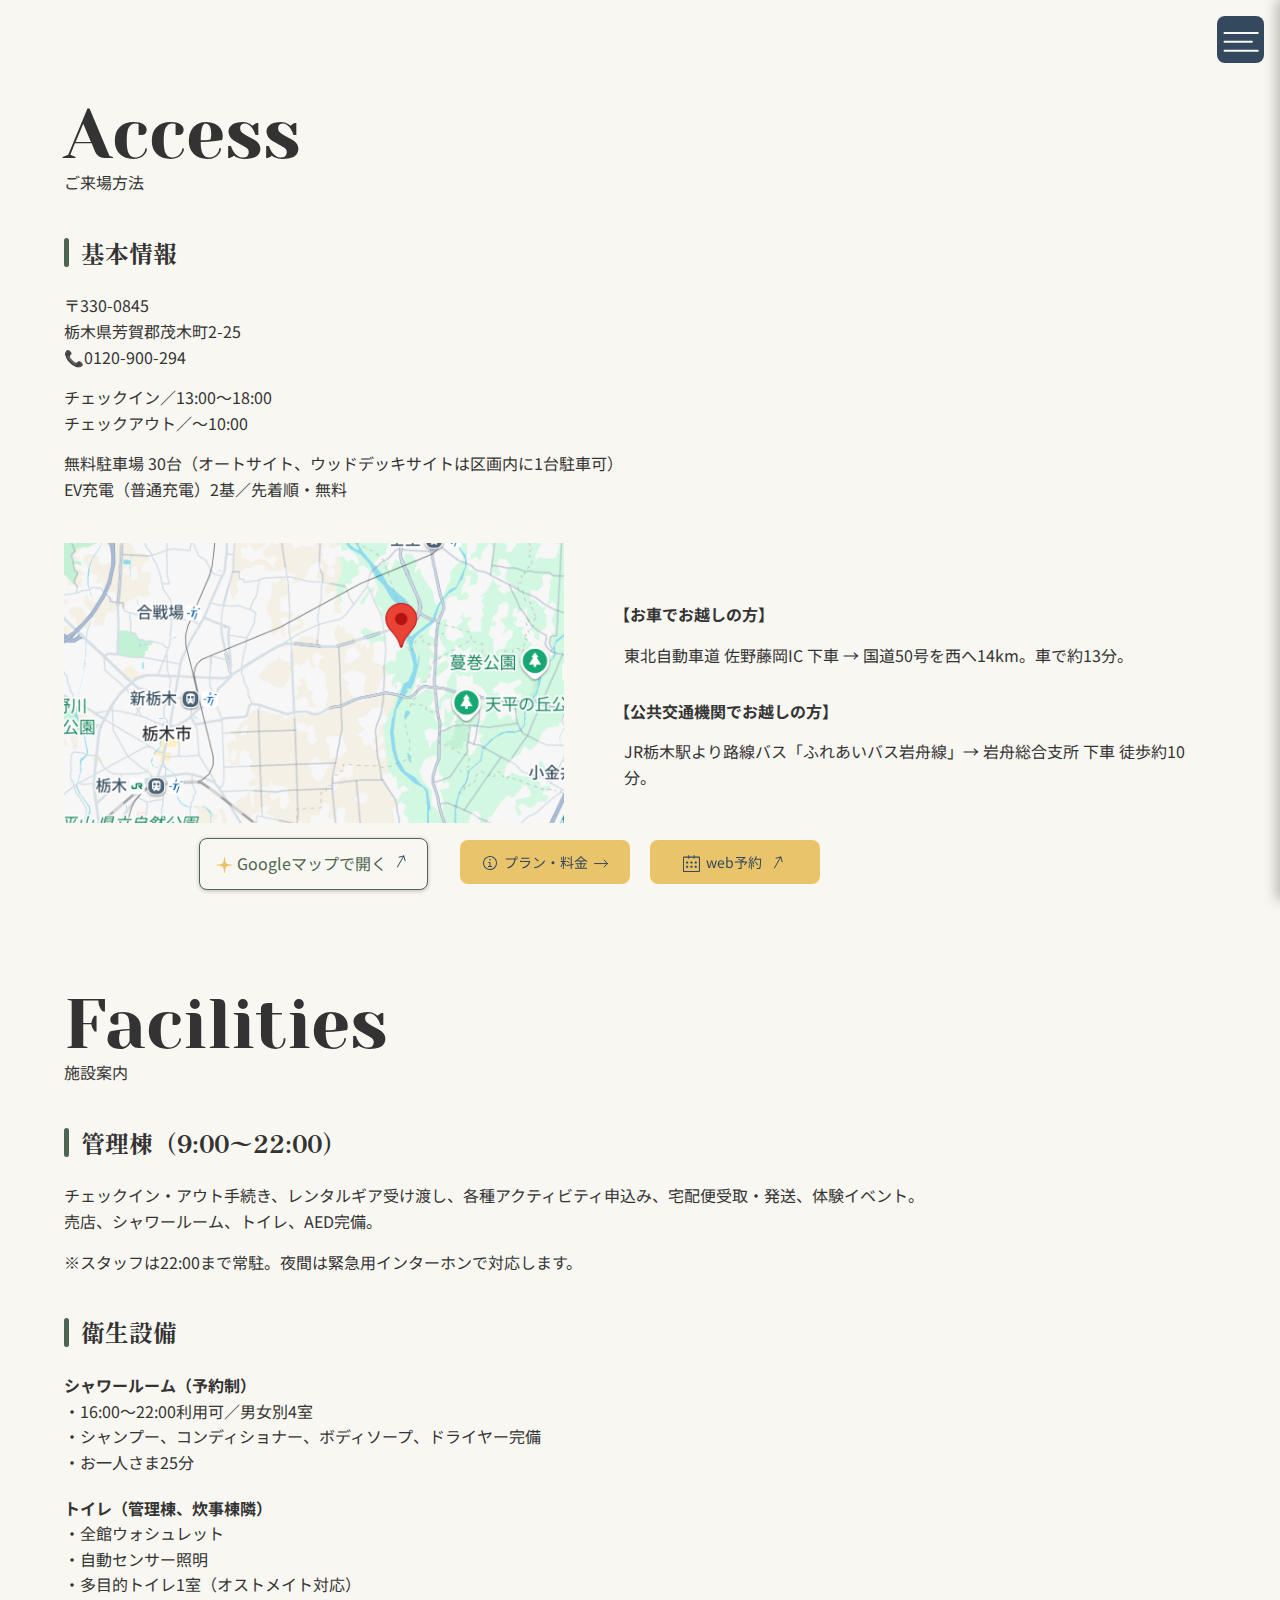
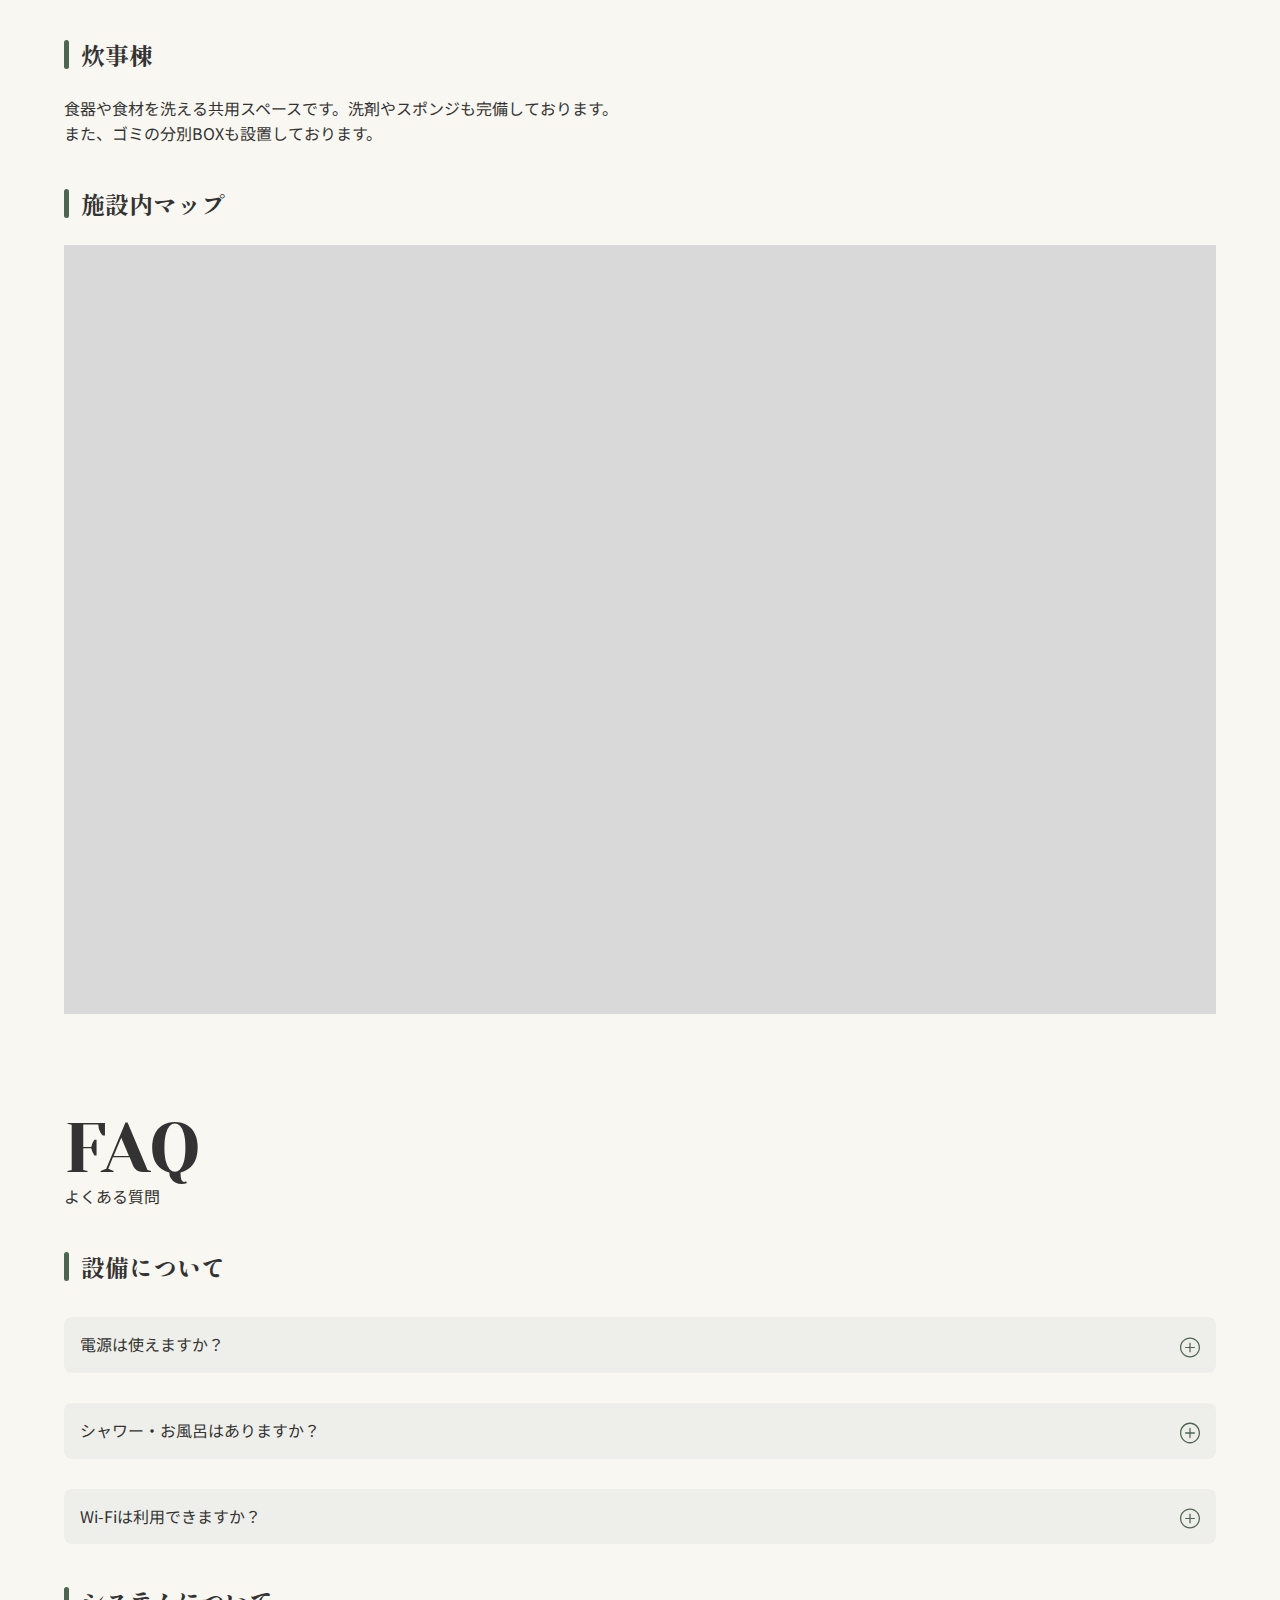
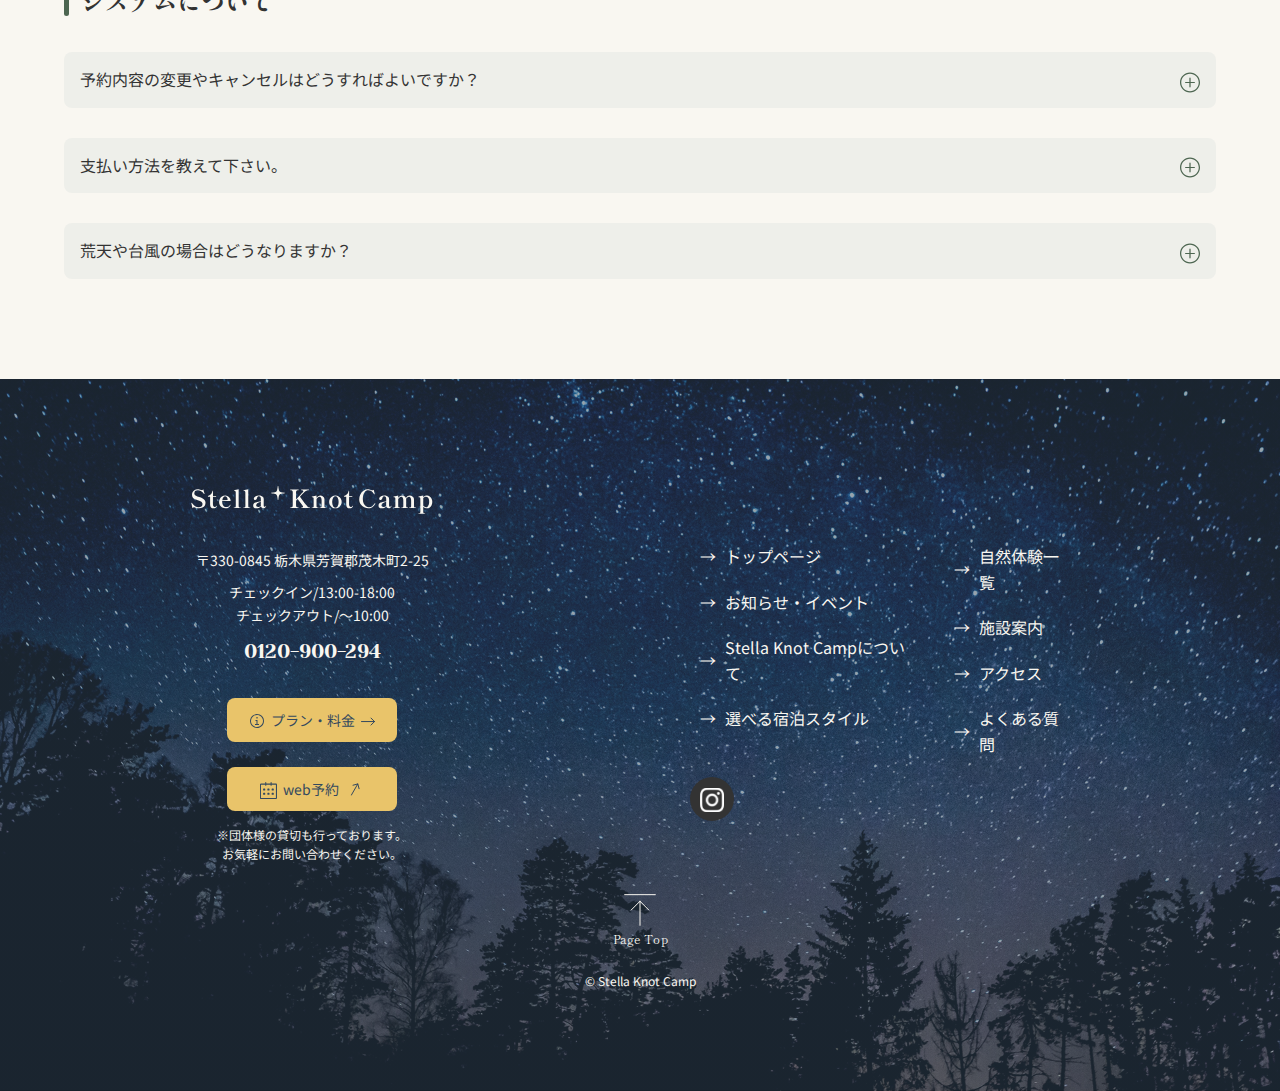
<file: infotmation.html>
<!DOCTYPE html>
<html lang="ja">

<head>
    <meta charset="UTF-8">
    <meta name="viewport" content="width=device-width, initial-scale=1.0">
    <meta name="description" content="ステラノットキャンプは、家族で星空の下キャンプを楽しめる栃木県のキャンプ場です">
    <!-- favicon apple-touch-icon -->
    <link rel="icon" type="image/svg" href="assets/favicon/favicon-96x96.png" sizes="96x96">
    <link rel="icon" type="image/svg+xml" href="assets/favicon/favicon.svg">
    <link rel="shortcut icon" href="assets/favicon/favicon.ico">
    <link rel="apple-touch-icon" sizes="180x180" href="assets/favicon/apple-touch-icon.png">
    <link rel="manifest" href="assets/favicon/site.webmanifest">

    <title>Stella Knot Camp</title>
    <!-- web font -->
    <link rel="preconnect" href="https://fonts.googleapis.com">
    <link rel="preconnect" href="https://fonts.gstatic.com" crossorigin>
    <link
        href="https://fonts.googleapis.com/css2?family=Noto+Sans+JP:wght@100..900&family=Shippori+Mincho:wght@800&family=Yeseva+One&display=swap"
        rel="stylesheet">




    <!-- css -->
    <link rel="stylesheet" href="assets/css/destyle.min.css">
    <link rel="stylesheet" href="assets/css/style.css">
    <link rel="stylesheet" href="assets/css/information.css">



</head>

<body>
    <!-- ＝＝＝＝＝＝＝＝＝＝
    　       header
     ＝＝＝＝＝＝＝＝＝＝＝＝＝-->
    <header class="header">
        <!-- ハンバーガーメニュー -->
        <button class="header__btn js-btn" aria-label="メニューを開く">
            <img class="header__icon" src="assets/images/hamburger.svg" alt="メニューを開く">
        </button>
    </header>

    <!-- ＝＝＝＝＝＝＝＝＝＝
    　       drawer-menu
     ＝＝＝＝＝＝＝＝＝＝＝＝＝-->
    <nav class="drawer">
        <div class="drawer__header">
            <div class="drawer__logo">
                <a href="index.html"><img class="drawer__logo-img" src="assets/images/menu_logo.svg" alt=""></a>
            </div>

            <button class="drawer__close js-close" aria-label="メニューを閉じる">
                <img class="drawer__close-icon" src="assets/images/menu_close.svg" alt="閉じる">
            </button>
        </div>

        <ul class="drawer__list">
            <li class="drawer__item"><a href="index.html"><img class="drawer__icon" src="assets/images/stella_icon.svg"
                        alt="">トップページ</a></li>

            <li class="drawer__item"><a href="index.html#news"><img class="drawer__icon"
                        src="assets/images/stella_icon.svg" alt="">お知らせ・イベント</a></li>

            <li class="drawer__item"><a href="index.html#concept"><img class="drawer__icon"
                        src="assets/images/stella_icon.svg" alt="">Stella
                    Knot Campについて</a></li>

            <li class="drawer__item"><a href="camp-style.html"><img class="drawer__icon"
                        src="assets/images/stella_icon.svg" alt="">選べる宿泊スタイル</a></li>

            <li class="drawer__item"><a href="index.html#experience"><img class="drawer__icon"
                        src="assets/images/stella_icon.svg" alt="">自然体験一覧</a></li>

            <li class="drawer__item"><a href="infotmation.html#facilities"><img class="drawer__icon"
                        src="assets/images/stella_icon.svg" alt="">施設案内</a>
            </li>

            <li class="drawer__item"><a href="infotmation.html#access"><img class="drawer__icon"
                        src="assets/images/stella_icon.svg" alt="">アクセス</a>
            </li>

            <li class="drawer__item"><a href="infotmation.html#faq"><img class="drawer__icon"
                        src="assets/images/stella_icon.svg" alt="">よくある質問</a></li>
        </ul>

        <!-- ＝＝＝＝＝＝＝＝＝＝
    　       drawer-menu ボタン
         ＝＝＝＝＝＝＝＝＝＝＝＝＝-->
        <div class="drawer__btns">
            <a href="#" class="drawer__btn btn btn--info">
                <span class="btn__icon">
                    <img class="info__icon-img" src="assets/images/plan_btn_icon.svg" alt="">
                </span>
                <span class="btn__text">プラン・料金</span>
                <span class="btn__arrow">
                    <img class="info__arrow-img" src="assets/images/plan_btn_arrow.svg" alt="">
                </span>
            </a>

            <a href="#" class="drawer__btn btn btn--booking">
                <span class="btn__icon">
                    <img class="booking__icon-img" src="assets/images/web_btn_icon.svg" alt="">
                </span>
                <span class="btn__text">Web予約</span>
                <span class="btn__arrow">
                    <img class="booking__arrow-img" src="assets/images/web_btn_arrow.svg" alt="">
                </span>
            </a>
        </div>
    </nav>

    <!-- ＝＝＝＝＝＝＝＝＝＝
    　       information
         ＝＝＝＝＝＝＝＝＝＝＝＝＝-->

    <main>

        <article id="information" class="information">
            <div class="information__inner">
                <!-- ===== Access セクション ===== -->
                <section id="access" class="access">

                    <div class="access__title-wrapper">
                        <h2 class="section__title access__title">Access</h2>
                        <p class="section__subtitle">ご来場方法</p>
                    </div>

                    <div class="access__information">
                        <div class="access__info">
                            <h3 class="info__title">
                                <span class="info__bar"></span>基本情報
                            </h3>
                            <p class="access__address">〒330-0845<br>栃木県芳賀郡茂木町2-25</p>
                            <p class="access__tel">📞0120-900-294</p>
                            <p class="access__time">チェックイン／13:00〜18:00<br>チェックアウト／〜10:00</p>
                            <p class="access__parking">
                                無料駐車場 30台（オートサイト、ウッドデッキサイトは区画内に1台駐車可）<br>
                                EV充電（普通充電）2基／先着順・無料
                            </p>
                        </div>
                        <div class="access__map-wrapper">
                            <div class="access__map">
                                <img src="assets/images/info__access_map.png" alt="地図の画像" class="access__map-img">
                                <div class="map__more">
                                    <a href="#" class="main-btn main-btn--outline">
                                        <span class="main-btn__icon">
                                            <img src="assets/images/main_btn_stella.svg" alt="">
                                        </span>
                                        <span class="main-btn__text">Googleマップで開く</span>
                                        <span class="main-btn__arrow">
                                            <img src="assets/images/web_btn_arrow.svg" alt="">
                                        </span>
                                    </a>
                                </div>

                            </div>
                            <div class="access__route">
                                <h4 class="access__route-title">【お車でお越しの方】</h4>
                                <p class="access__route-text">
                                    東北自動車道 佐野藤岡IC 下車 → 国道50号を西へ14km。車で約13分。
                                </p>
                                <h4 class="access__route-title">【公共交通機関でお越しの方】</h4>

                                <p class="access__route-text">
                                    JR栃木駅より路線バス「ふれあいバス岩舟線」→ 岩舟総合支所 下車 徒歩約10分。
                                </p>
                            </div>
                        </div>
                    </div>

                </section>

                <!-- ===== Facilities セクション ===== -->
                <section id="facilities" class="facilities">
                    <div class="facilities__title-wrapper">
                        <h2 class="section__title facilities__title">Facilities</h2>
                        <p class="section__subtitle">施設案内</p>
                    </div>

                    <div class="facilities__info">
                        <h3 class="info__title">
                            <span class="info__bar"></span>管理棟（9:00〜22:00）
                        </h3>
                        <p class="facilities__info-text">
                            チェックイン・アウト手続き、レンタルギア受け渡し、各種アクティビティ申込み、宅配便受取・発送、体験イベント。<br>
                            売店、シャワールーム、トイレ、AED完備。
                        </p>
                        <p class="facilities__info-note">
                            ※スタッフは22:00まで常駐。夜間は緊急用インターホンで対応します。
                        </p>
                    </div>

                    <div class="facilities__info">
                        <h3 class="info__title">
                            <span class="info__bar"></span>衛生設備
                        </h3>
                        <p class="facilities__info-subtitle">シャワールーム（予約制）</p>
                        <ul class="facilities__list">
                            <li>・16:00〜22:00利用可／男女別4室</li>
                            <li>・シャンプー、コンディショナー、ボディソープ、ドライヤー完備</li>
                            <li>・お一人さま25分</li>
                        </ul>
                        <p class="facilities__info-subtitle">トイレ（管理棟、炊事棟隣）</p>
                        <ul class="facilities__list">
                            <li>・全館ウォシュレット</li>
                            <li>・自動センサー照明</li>
                            <li>・多目的トイレ1室（オストメイト対応）</li>
                        </ul>
                    </div>

                    <div class="facilities__info">
                        <h3 class="info__title">
                            <span class="info__bar"></span>炊事棟
                        </h3>
                        <p class="facilities__info-text">
                            食器や食材を洗える共用スペースです。洗剤やスポンジも完備しております。<br>
                            また、ゴミの分別BOXも設置しております。
                        </p>
                    </div>

                    <div class="facilities__info">
                        <h3 class="info__title">
                            <span class="info__bar"></span>施設内マップ
                        </h3>
                        <div class="facilities__map">
                            <img src="assets/images/facilities__map.png" alt="施設内マップ" class="facilities__map-img">
                        </div>
                    </div>
                </section>

                <!-- ===== FAQ セクション ===== -->
                <section id="faq" class="faq">
                    <div class="faq__title-wrapper">
                        <h2 class="section__title faq__title">FAQ</h2>
                        <p class="section__subtitle">よくある質問</p>
                    </div>

                    <div class="faq__info">
                        <h3 class="info__title">
                            <span class="info__bar"></span>設備について
                        </h3>
                        <div class="faq__item">
                            <button class="faq__question js-faq-toggle" aria-expanded="false">
                                電源は使えますか？<span class="faq__icon"><img src="assets/images/question__open.svg"
                                        alt=""></span>
                            </button>
                            <div class="faq__answer" hidden>
                                オートサイト・コテージには各区画にAC100Vコンセント（最大1,500W）が1口ございます。ウッドデッキサイトは電源なしですが、管理棟ロビーに無料充電ステーションがあります。
                            </div>
                        </div>

                        <div class="faq__item">
                            <button class="faq__question js-faq-toggle" aria-expanded="false">
                                シャワー・お風呂はありますか？<span class="faq__icon"><img src="assets/images/question__open.svg"
                                        alt=""></span>
                            </button>
                            <div class="faq__answer" hidden>
                                管理棟横に温水シャワールーム（24時間利用可）、コテージ専用の貸切バスルーム（予約制・無料）があります。シャンプー・ドライヤー完備。
                            </div>
                        </div>

                        <div class="faq__item">
                            <button class="faq__question js-faq-toggle" aria-expanded="false">
                                Wi-Fiは利用できますか？<span class="faq__icon"><img src="assets/images/question__open.svg"
                                        alt=""></span>
                            </button>
                            <div class="faq__answer" hidden>
                                コテージと管理棟ロビー周辺で無料Wi-Fi提供。キャンプサイトは電波が弱いため、デジタルデトックスをおすすめしています。
                            </div>
                        </div>
                    </div>

                    <div class="faq__info">
                        <h3 class="info__title">
                            <span class="info__bar"></span>システムについて
                        </h3>
                        <div class="faq__item">
                            <button class="faq__question js-faq-toggle" aria-expanded="false">
                                予約内容の変更やキャンセルはどうすればよいですか？<span class="faq__icon"><img
                                        src="assets/images/question__open.svg" alt=""></span>
                            </button>
                            <div class="faq__answer" hidden>
                                ご予約の変更・キャンセルは公式サイトのマイページまたはお電話にて承ります。
                            </div>
                        </div>

                        <div class="faq__item">
                            <button class="faq__question js-faq-toggle" aria-expanded="false">
                                支払い方法を教えて下さい。<span class="faq__icon"><img src="assets/images/question__open.svg"
                                        alt=""></span>
                            </button>
                            <div class="faq__answer" hidden>
                                クレジットカード、各種電子マネー、現金でのお支払いが可能です。
                            </div>
                        </div>

                        <div class="faq__item">
                            <button class="faq__question js-faq-toggle" aria-expanded="false">
                                荒天や台風の場合はどうなりますか？<span class="faq__icon"><img src="assets/images/question__open.svg"
                                        alt=""></span>
                            </button>
                            <div class="faq__answer" hidden>
                                荒天・台風の際は安全を最優先し、施設側からキャンセルのご案内をさせていただく場合がございます。
                            </div>
                        </div>
                    </div>
                </section>
            </div>
        </article>

    </main>


    <!-- ＝＝＝＝＝＝＝＝＝＝
    　       footer
         ＝＝＝＝＝＝＝＝＝＝＝＝＝-->
    <footer class="footer">
        <div class="footer__group">
            <div class="footer__left">
                <!-- ロゴ・住所 -->
                <div class="footer__info">
                    <h2 class="footer__logo"><img src="assets/images/footer_logo.svg" alt="Stella Knot Camp"></h2>
                    <p class="footer__address">〒330-0845 栃木県芳賀郡茂木町2-25</p>
                    <p class="footer__time">チェックイン/13:00-18:00<br>チェックアウト/〜10:00</p>
                    <p class="footer__tel">0120-900-294</p>
                </div>

                <!-- フッター予約・料金ボタン -->
                <div class="footer__btns">
                    <a href="price-guid.html" class="footer__btn btn btn--info">
                        <span class="btn__icon"><img class="info__icon-img" src="assets/images/plan_btn_icon.svg"
                                alt=""></span>
                        <span class="btn__text">プラン・料金</span>
                        <span class="btn__arrow"><img class="info__arrow-img" src="assets/images/plan_btn_arrow.svg"
                                alt=""></span>
                    </a>

                    <a href="#" class="footer__btn btn btn--booking">
                        <span class="btn__icon"><img class="booking__icon-img" src="assets/images/web_btn_icon.svg"
                                alt=""></span>
                        <span class="btn__text">web予約</span>
                        <span class="btn__arrow"><img class="booking__arrow-img" src="assets/images/web_btn_arrow.svg"
                                alt=""></span></a>
                </div>

                <!-- ボタン下補足情報 -->
                <p class="footer__note">※団体様の貸切も行っております。<br>お気軽にお問い合わせください。</p>
            </div>
            <div class="footer__right">
                <!-- ナビゲーションリンク -->
                <div class="footer__nav-wrapper">
                    <ul class="footer__nav footer__nav--left">
                        <li class="footer__item"><a href="index.html">トップページ</a></li>
                        <li class="footer__item"><a href="index.html#news">お知らせ・イベント</a></li>
                        <li class="footer__item"><a href="index.html#concept">Stella Knot Campについて</a></li>
                        <li class="footer__item"><a href="model-stay.html">選べる宿泊スタイル</a></li>
                    </ul>
                    <ul class="footer__nav footer__nav--right">
                        <li class="footer__item"><a href="index.html#experience">自然体験一覧</a></li>
                        <li class="footer__item"><a href="infotmation.html#facilities">施設案内</a></li>
                        <li class="footer__item"><a href="infotmation.html#access">アクセス</a></li>
                        <li class="footer__item"><a href="infotmation.html#faq">よくある質問</a></li>
                    </ul>
                </div>


                <!-- インスタ -->
                <div class="footer__sns">
                    <a href="#" class="footer__instagram">
                        <img src="assets/images/instagram.svg" alt="Instagram">
                    </a>
                </div>
            </div>
        </div>
        <!-- ページトップボタン -->
        <div class="footer__pagetop">
            <a href="#">
                <img src="assets/images/footer_btn_PageTop.svg" alt="ページトップへ">
                <span class="footer__pagetop-text">Page Top</span>
            </a>
        </div>
        <div class="footer__bottom">
            <small class="footer__copyright">&copy; Stella Knot Camp</small>
        </div>
    </footer>

    <!-- 追従ボタン -->
    <div class="fixed__btns">
        <a href="price-guid.html" class="fixed__btn btn btn--info">
            <span class="btn__icon"><img class="info__icon-img" src="assets/images/plan_btn_icon.svg" alt=""></span>
            <span class="btn__text">プラン・料金</span>
            <span class="btn__arrow"><img class="info__arrow-img" src="assets/images/plan_btn_arrow.svg" alt=""></span>
        </a>

        <a href="#" class="fixed__btn btn btn--booking">
            <span class="btn__icon"><img class="booking__icon-img" src="assets/images/web_btn_icon.svg" alt=""></span>
            <span class="btn__text">web予約</span>
            <span class="btn__arrow"><img class="booking__arrow-img" src="assets/images/web_btn_arrow.svg"
                    alt=""></span></a>
    </div>

    <!-- js -->
    <script src="https://code.jquery.com/jquery-3.7.1.min.js"></script>
    <script src="assets/js/main.js"></script>

</body>

</html>
</file>
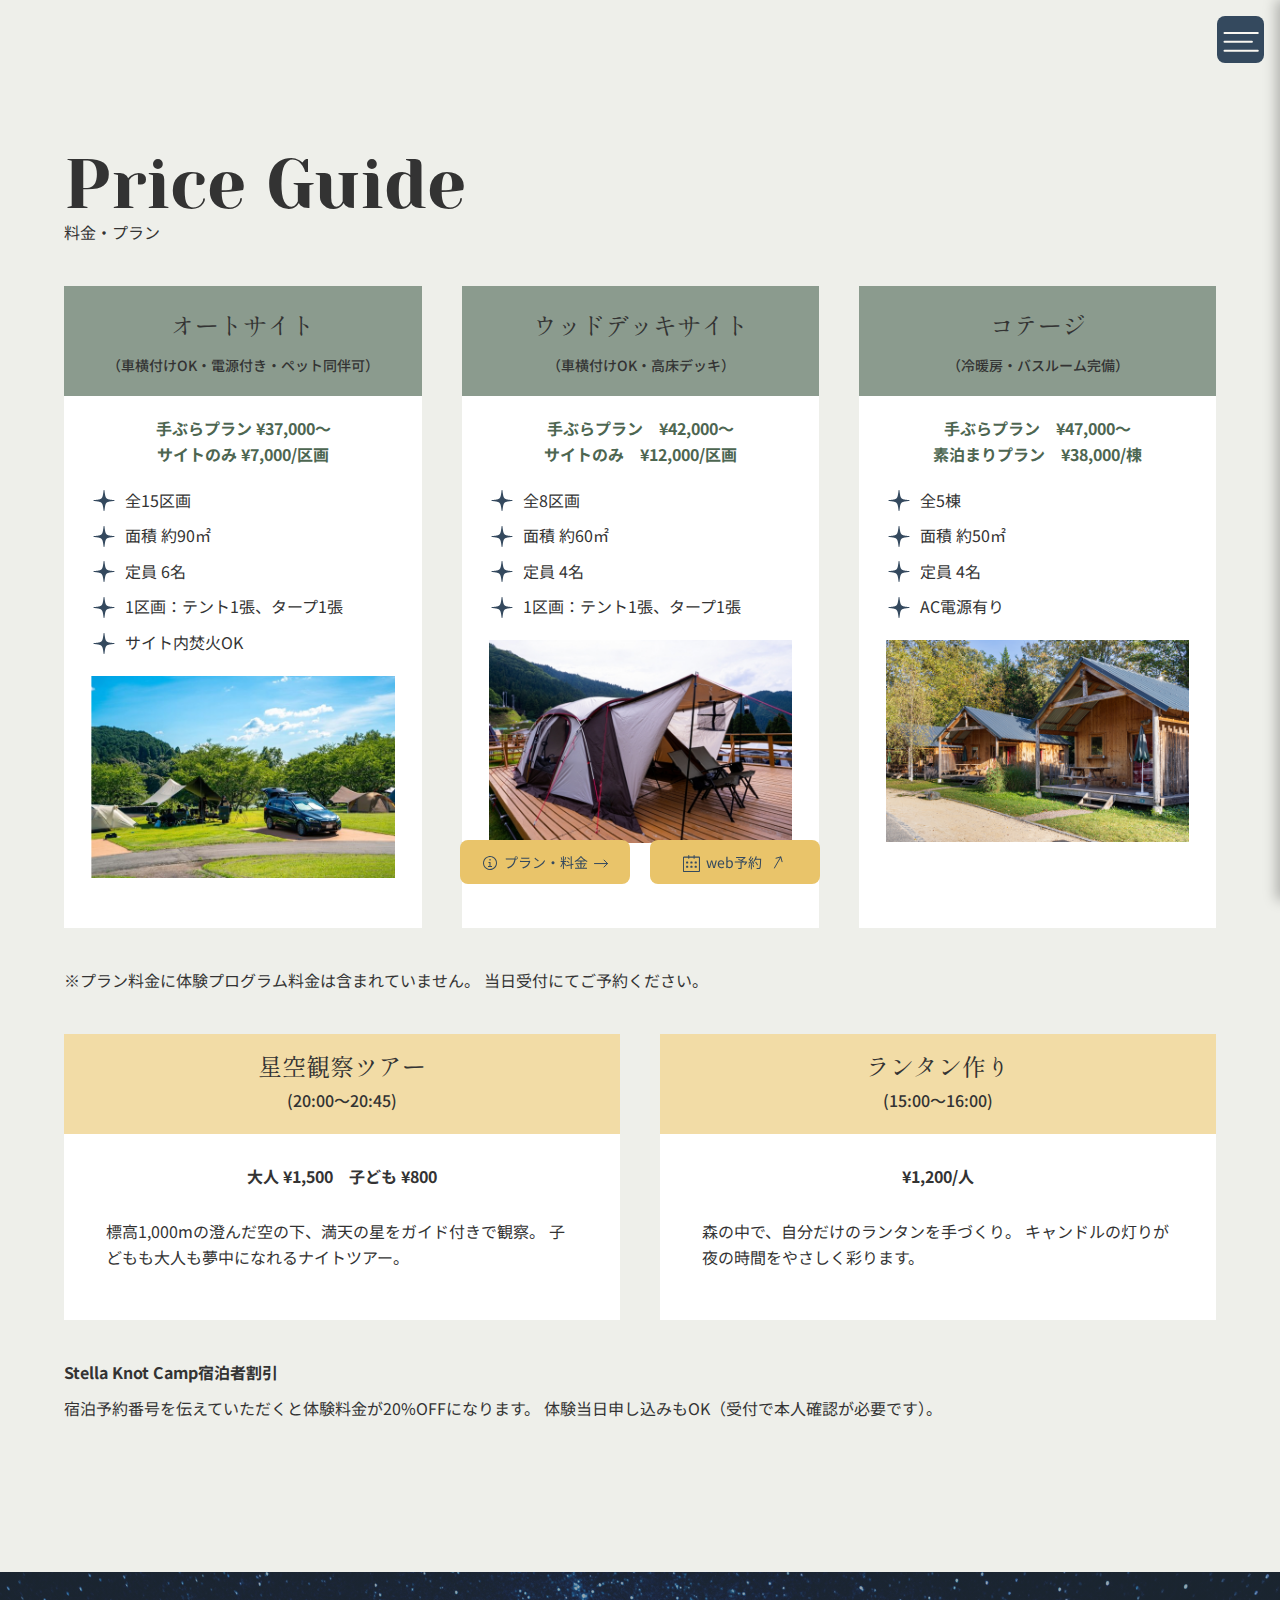
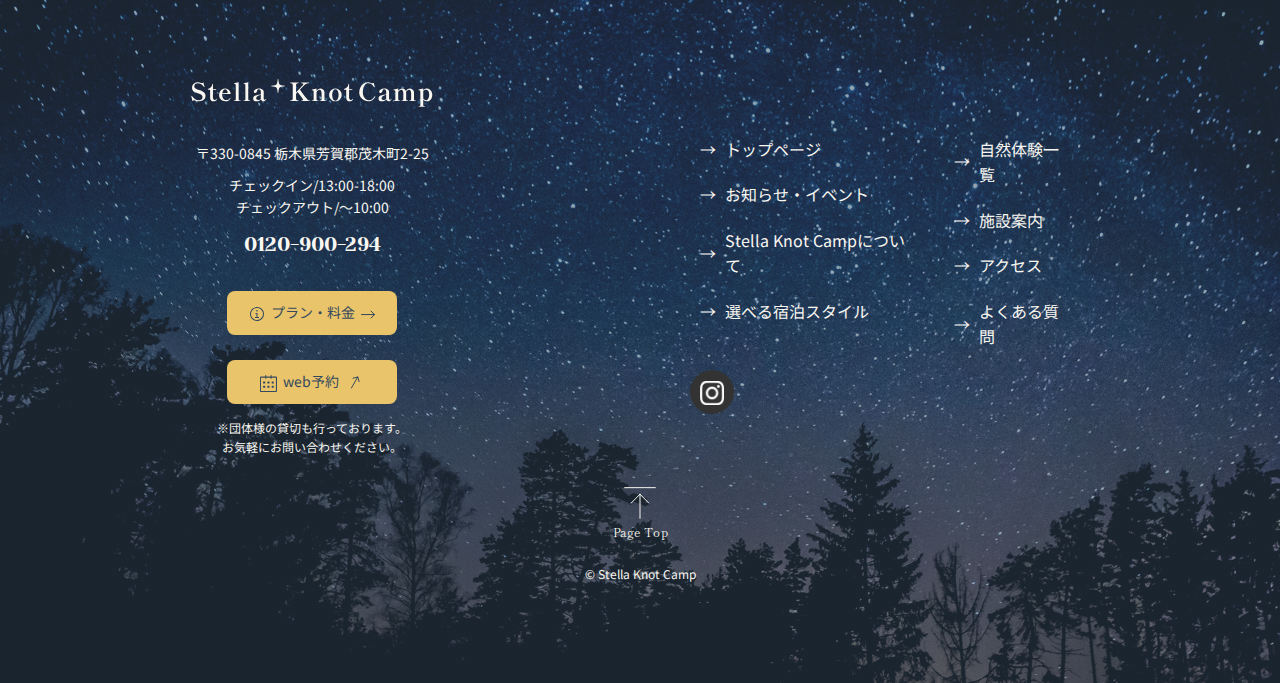
<file: price-guid.html>
<!DOCTYPE html>
<html lang="ja">

<head>
    <meta charset="UTF-8">
    <meta name="viewport" content="width=device-width, initial-scale=1.0">
    <meta name="description" content="ステラノットキャンプは、家族で星空の下キャンプを楽しめる栃木県のキャンプ場です">
    <!-- favicon apple-touch-icon -->
    <link rel="icon" type="image/svg" href="assets/favicon/favicon-96x96.png" sizes="96x96">
    <link rel="icon" type="image/svg+xml" href="assets/favicon/favicon.svg">
    <link rel="shortcut icon" href="assets/favicon/favicon.ico">
    <link rel="apple-touch-icon" sizes="180x180" href="assets/favicon/apple-touch-icon.png">
    <link rel="manifest" href="assets/favicon/site.webmanifest">

    <title>Stella Knot Camp</title>
    <!-- web font -->
    <link rel="preconnect" href="https://fonts.googleapis.com">
    <link rel="preconnect" href="https://fonts.gstatic.com" crossorigin>
    <link
        href="https://fonts.googleapis.com/css2?family=Noto+Sans+JP:wght@100..900&family=Shippori+Mincho:wght@800&family=Yeseva+One&display=swap"
        rel="stylesheet">

    <!-- css -->
    <link rel="stylesheet" href="assets/css/destyle.min.css">
    <link rel="stylesheet" href="assets/css/style.css">
    <link rel="stylesheet" href="assets/css/price-guide.css">

</head>

<body>
    <!-- ＝＝＝＝＝＝＝＝＝＝
    　       header
     ＝＝＝＝＝＝＝＝＝＝＝＝＝-->
    <header class="header">
        <!-- ハンバーガーメニュー -->
        <button class="header__btn js-btn" aria-label="メニューを開く">
            <img class="header__icon" src="assets/images/hamburger.svg" alt="メニューを開く">
        </button>
    </header>

    <!-- ＝＝＝＝＝＝＝＝＝＝
    　       drawer-menu
     ＝＝＝＝＝＝＝＝＝＝＝＝＝-->
    <nav class="drawer">
        <div class="drawer__header">
            <div class="drawer__logo">
                <a href="index.html"><img class="drawer__logo-img" src="assets/images/menu_logo.svg" alt=""></a>
            </div>

            <button class="drawer__close js-close" aria-label="メニューを閉じる">
                <img class="drawer__close-icon" src="assets/images/menu_close.svg" alt="閉じる">
            </button>
        </div>

        <ul class="drawer__list">
            <li class="drawer__item"><a href="index.html"><img class="drawer__icon" src="assets/images/stella_icon.svg"
                        alt="">トップページ</a></li>

            <li class="drawer__item"><a href="index.html#news"><img class="drawer__icon"
                        src="assets/images/stella_icon.svg" alt="">お知らせ・イベント</a></li>

            <li class="drawer__item"><a href="index.html#concept"><img class="drawer__icon"
                        src="assets/images/stella_icon.svg" alt="">Stella
                    Knot Campについて</a></li>

            <li class="drawer__item"><a href="camp-style.html"><img class="drawer__icon"
                        src="assets/images/stella_icon.svg" alt="">選べる宿泊スタイル</a></li>

            <li class="drawer__item"><a href="index.html#experience"><img class="drawer__icon"
                        src="assets/images/stella_icon.svg" alt="">自然体験一覧</a></li>

            <li class="drawer__item"><a href="infotmation.html#facilities"><img class="drawer__icon"
                        src="assets/images/stella_icon.svg" alt="">施設案内</a>
            </li>

            <li class="drawer__item"><a href="infotmation.html#access"><img class="drawer__icon"
                        src="assets/images/stella_icon.svg" alt="">アクセス</a>
            </li>

            <li class="drawer__item"><a href="infotmation.html#faq"><img class="drawer__icon"
                        src="assets/images/stella_icon.svg" alt="">よくある質問</a></li>
        </ul>

        <!-- ＝＝＝＝＝＝＝＝＝＝
    　       drawer-menu ボタン
         ＝＝＝＝＝＝＝＝＝＝＝＝＝-->
        <div class="drawer__btns">
            <a href="#" class="drawer__btn btn btn--info">
                <span class="btn__icon">
                    <img class="info__icon-img" src="assets/images/plan_btn_icon.svg" alt="">
                </span>
                <span class="btn__text">プラン・料金</span>
                <span class="btn__arrow">
                    <img class="info__arrow-img" src="assets/images/plan_btn_arrow.svg" alt="">
                </span>
            </a>

            <a href="#" class="drawer__btn btn btn--booking">
                <span class="btn__icon">
                    <img class="booking__icon-img" src="assets/images/web_btn_icon.svg" alt="">
                </span>
                <span class="btn__text">Web予約</span>
                <span class="btn__arrow">
                    <img class="booking__arrow-img" src="assets/images/web_btn_arrow.svg" alt="">
                </span>
            </a>
        </div>
    </nav>

    <!-- ＝＝＝＝＝＝＝＝＝＝
    　      price-guide
         ＝＝＝＝＝＝＝＝＝＝＝＝＝-->

    <main>
        <section class="price-guide">
            <div class="price-guide__inner">

                <div class="price-guide__title-wrapper">
                    <h2 class="section__title price-guide__title">Price Guide</h2>
                    <p class="section__subtitle">料金・プラン</p>
                </div>

                <div class="price-guide__wrapper">
                    <!-- オートサイト -->
                    <article class="price-guide__plan">
                        <div class="price-guide__plan-wrapper">
                            <h3 class="price-guide__plan-title">オートサイト</h3>
                            <p class="price-guide__plan-subtitle">（車横付けOK・電源付き・ペット同伴可）</p>
                        </div>
                        <ul class="price-guide__plan-prices">
                            <li>手ぶらプラン ¥37,000〜</li>
                            <li>サイトのみ ¥7,000/区画</li>
                        </ul>
                        <ul class="price-guide__plan-details">
                            <li><span class="details__icon"><img src="assets/images/stay-model__icon.svg"
                                        alt=""></span>全15区画</li>
                            <li><span class="details__icon"><img src="assets/images/stay-model__icon.svg"
                                        alt=""></span>面積 約90㎡</li>
                            <li><span class="details__icon"><img src="assets/images/stay-model__icon.svg"
                                        alt=""></span>定員 6名</li>
                            <li><span class="details__icon"><img src="assets/images/stay-model__icon.svg"
                                        alt=""></span>1区画：テント1張、タープ1張</li>
                            <li><span class="details__icon"><img src="assets/images/stay-model__icon.svg"
                                        alt=""></span>サイト内焚火OK</li>
                        </ul>
                        <div class="price-guide__plan-image">
                            <img src="assets/images/auto_site.jpg" alt="オートサイト">
                        </div>
                    </article>

                    <!-- ウッドデッキサイト -->
                    <article class="price-guide__plan">
                        <div class="price-guide__plan-wrapper">
                            <h3 class="price-guide__plan-title">ウッドデッキサイト</h3>
                            <p class="price-guide__plan-subtitle">（車横付けOK・高床デッキ）</p>
                        </div>
                        <ul class="price-guide__plan-prices">
                            <li>手ぶらプラン　¥42,000〜</li>
                            <li>サイトのみ　¥12,000/区画</li>
                        </ul>
                        <ul class="price-guide__plan-details">
                            <li><span class="details__icon"><img src="assets/images/stay-model__icon.svg"
                                        alt=""></span>全8区画</li>
                            <li><span class="details__icon"><img src="assets/images/stay-model__icon.svg"
                                        alt=""></span>面積 約60㎡</li>
                            <li><span class="details__icon"><img src="assets/images/stay-model__icon.svg"
                                        alt=""></span>定員 4名</li>
                            <li><span class="details__icon"><img src="assets/images/stay-model__icon.svg"
                                        alt=""></span>1区画：テント1張、タープ1張</li>
                        </ul>
                        <div class="price-guide__plan-image">
                            <img src="assets/images/wood.jpg" alt="ウッドデッキサイト">
                        </div>
                    </article>

                    <!-- コテージ -->
                    <article class="price-guide__plan">
                        <div class="price-guide__plan-wrapper">
                            <h3 class="price-guide__plan-title">コテージ</h3>
                            <p class="price-guide__plan-subtitle">（冷暖房・バスルーム完備）</p>
                        </div>
                        <ul class="price-guide__plan-prices">
                            <li>手ぶらプラン　¥47,000〜</li>
                            <li>素泊まりプラン　¥38,000/棟</li>
                        </ul>
                        <ul class="price-guide__plan-details">
                            <li><span class="details__icon"><img src="assets/images/stay-model__icon.svg"
                                        alt=""></span>全5棟</li>
                            <li><span class="details__icon"><img src="assets/images/stay-model__icon.svg"
                                        alt=""></span>面積 約50㎡</li>
                            <li><span class="details__icon"><img src="assets/images/stay-model__icon.svg"
                                        alt=""></span>定員 4名</li>
                            <li><span class="details__icon"><img src="assets/images/stay-model__icon.svg"
                                        alt=""></span>AC電源有り</li>
                        </ul>
                        <div class="price-guide__plan-image">
                            <img src="assets/images/cotage.jpg" alt="コテージ">
                        </div>
                    </article>
                </div>
                <p class="price-guide__note">
                    ※プラン料金に体験プログラム料金は含まれていません。
                    当日受付にてご予約ください。
                </p>
                <div class="price-guide__wrapper">
                    <!-- 星空観察ツアー -->
                    <div class="price-guide__experience">
                        <div class="price-guide__experience-wrapper">
                            <h4 class="price-guide__experience-title">星空観察ツアー</h4>
                            <p class="price-guide__experience-time">(20:00〜20:45)</p>
                        </div>
                        <p class="price-guide__experience-price">大人 ¥1,500　子ども ¥800</p>
                        <p class="price-guide__experience-description">
                            標高1,000mの澄んだ空の下、満天の星をガイド付きで観察。
                            子どもも大人も夢中になれるナイトツアー。
                        </p>
                    </div>

                    <!-- ランタン作り -->
                    <div class="price-guide__experience">
                        <div class="price-guide__experience-wrapper">
                            <h4 class="price-guide__experience-title">ランタン作り</h4>
                            <p class="price-guide__experience-time">(15:00〜16:00)</p>
                        </div>
                        <p class="price-guide__experience-price">¥1,200/人</p>
                        <p class="price-guide__experience-description">
                            森の中で、自分だけのランタンを手づくり。
                            キャンドルの灯りが夜の時間をやさしく彩ります。
                        </p>
                    </div>
                </div>
                <!-- 宿泊者割引 -->
                <div class="price-guide__discount">
                    <p class="price-guide__discount-title">Stella Knot Camp宿泊者割引</p>
                    <p class="price-guide__discount-text">
                        宿泊予約番号を伝えていただくと体験料金が20%OFFになります。
                        体験当日申し込みもOK（受付で本人確認が必要です）。
                    </p>
                </div>
            </div>
        </section>



    </main>


    <!-- ＝＝＝＝＝＝＝＝＝＝
    　       footer
         ＝＝＝＝＝＝＝＝＝＝＝＝＝-->
    <footer class="footer">
        <div class="footer__group">
            <div class="footer__left">
                <!-- ロゴ・住所 -->
                <div class="footer__info">
                    <h2 class="footer__logo"><img src="assets/images/footer_logo.svg" alt="Stella Knot Camp"></h2>
                    <p class="footer__address">〒330-0845 栃木県芳賀郡茂木町2-25</p>
                    <p class="footer__time">チェックイン/13:00-18:00<br>チェックアウト/〜10:00</p>
                    <p class="footer__tel">0120-900-294</p>
                </div>

                <!-- フッター予約・料金ボタン -->
                <div class="footer__btns">
                    <a href="price-guid.html" class="footer__btn btn btn--info">
                        <span class="btn__icon"><img class="info__icon-img" src="assets/images/plan_btn_icon.svg"
                                alt=""></span>
                        <span class="btn__text">プラン・料金</span>
                        <span class="btn__arrow"><img class="info__arrow-img" src="assets/images/plan_btn_arrow.svg"
                                alt=""></span>
                    </a>

                    <a href="#" class="footer__btn btn btn--booking">
                        <span class="btn__icon"><img class="booking__icon-img" src="assets/images/web_btn_icon.svg"
                                alt=""></span>
                        <span class="btn__text">web予約</span>
                        <span class="btn__arrow"><img class="booking__arrow-img" src="assets/images/web_btn_arrow.svg"
                                alt=""></span></a>
                </div>

                <!-- ボタン下補足情報 -->
                <p class="footer__note">※団体様の貸切も行っております。<br>お気軽にお問い合わせください。</p>
            </div>
            <div class="footer__right">
                <!-- ナビゲーションリンク -->
                <div class="footer__nav-wrapper">
                    <ul class="footer__nav footer__nav--left">
                        <li class="footer__item"><a href="index.html">トップページ</a></li>
                        <li class="footer__item"><a href="index.html#news">お知らせ・イベント</a></li>
                        <li class="footer__item"><a href="index.html#concept">Stella Knot Campについて</a></li>
                        <li class="footer__item"><a href="model-stay.html">選べる宿泊スタイル</a></li>
                    </ul>
                    <ul class="footer__nav footer__nav--right">
                        <li class="footer__item"><a href="index.html#experience">自然体験一覧</a></li>
                        <li class="footer__item"><a href="infotmation.html#facilities">施設案内</a></li>
                        <li class="footer__item"><a href="infotmation.html#access">アクセス</a></li>
                        <li class="footer__item"><a href="infotmation.html#faq">よくある質問</a></li>
                    </ul>
                </div>


                <!-- インスタ -->
                <div class="footer__sns">
                    <a href="#" class="footer__instagram">
                        <img src="assets/images/instagram.svg" alt="Instagram">
                    </a>
                </div>
            </div>
        </div>
        <!-- ページトップボタン -->
        <div class="footer__pagetop">
            <a href="#">
                <img src="assets/images/footer_btn_PageTop.svg" alt="ページトップへ">
                <span class="footer__pagetop-text">Page Top</span>
            </a>
        </div>
        <div class="footer__bottom">
            <small class="footer__copyright">&copy; Stella Knot Camp</small>
        </div>
    </footer>

    <!-- 追従ボタン -->
    <div class="fixed__btns">
        <a href="price-guid.html" class="fixed__btn btn btn--info">
            <span class="btn__icon"><img class="info__icon-img" src="assets/images/plan_btn_icon.svg" alt=""></span>
            <span class="btn__text">プラン・料金</span>
            <span class="btn__arrow"><img class="info__arrow-img" src="assets/images/plan_btn_arrow.svg" alt=""></span>
        </a>

        <a href="#" class="fixed__btn btn btn--booking">
            <span class="btn__icon"><img class="booking__icon-img" src="assets/images/web_btn_icon.svg" alt=""></span>
            <span class="btn__text">web予約</span>
            <span class="btn__arrow"><img class="booking__arrow-img" src="assets/images/web_btn_arrow.svg"
                    alt=""></span></a>
    </div>

    <!-- js -->

    <script src="https://code.jquery.com/jquery-3.7.1.min.js"></script>
    <script src="assets/js/main.js"></script>

</body>

</html>
</file>
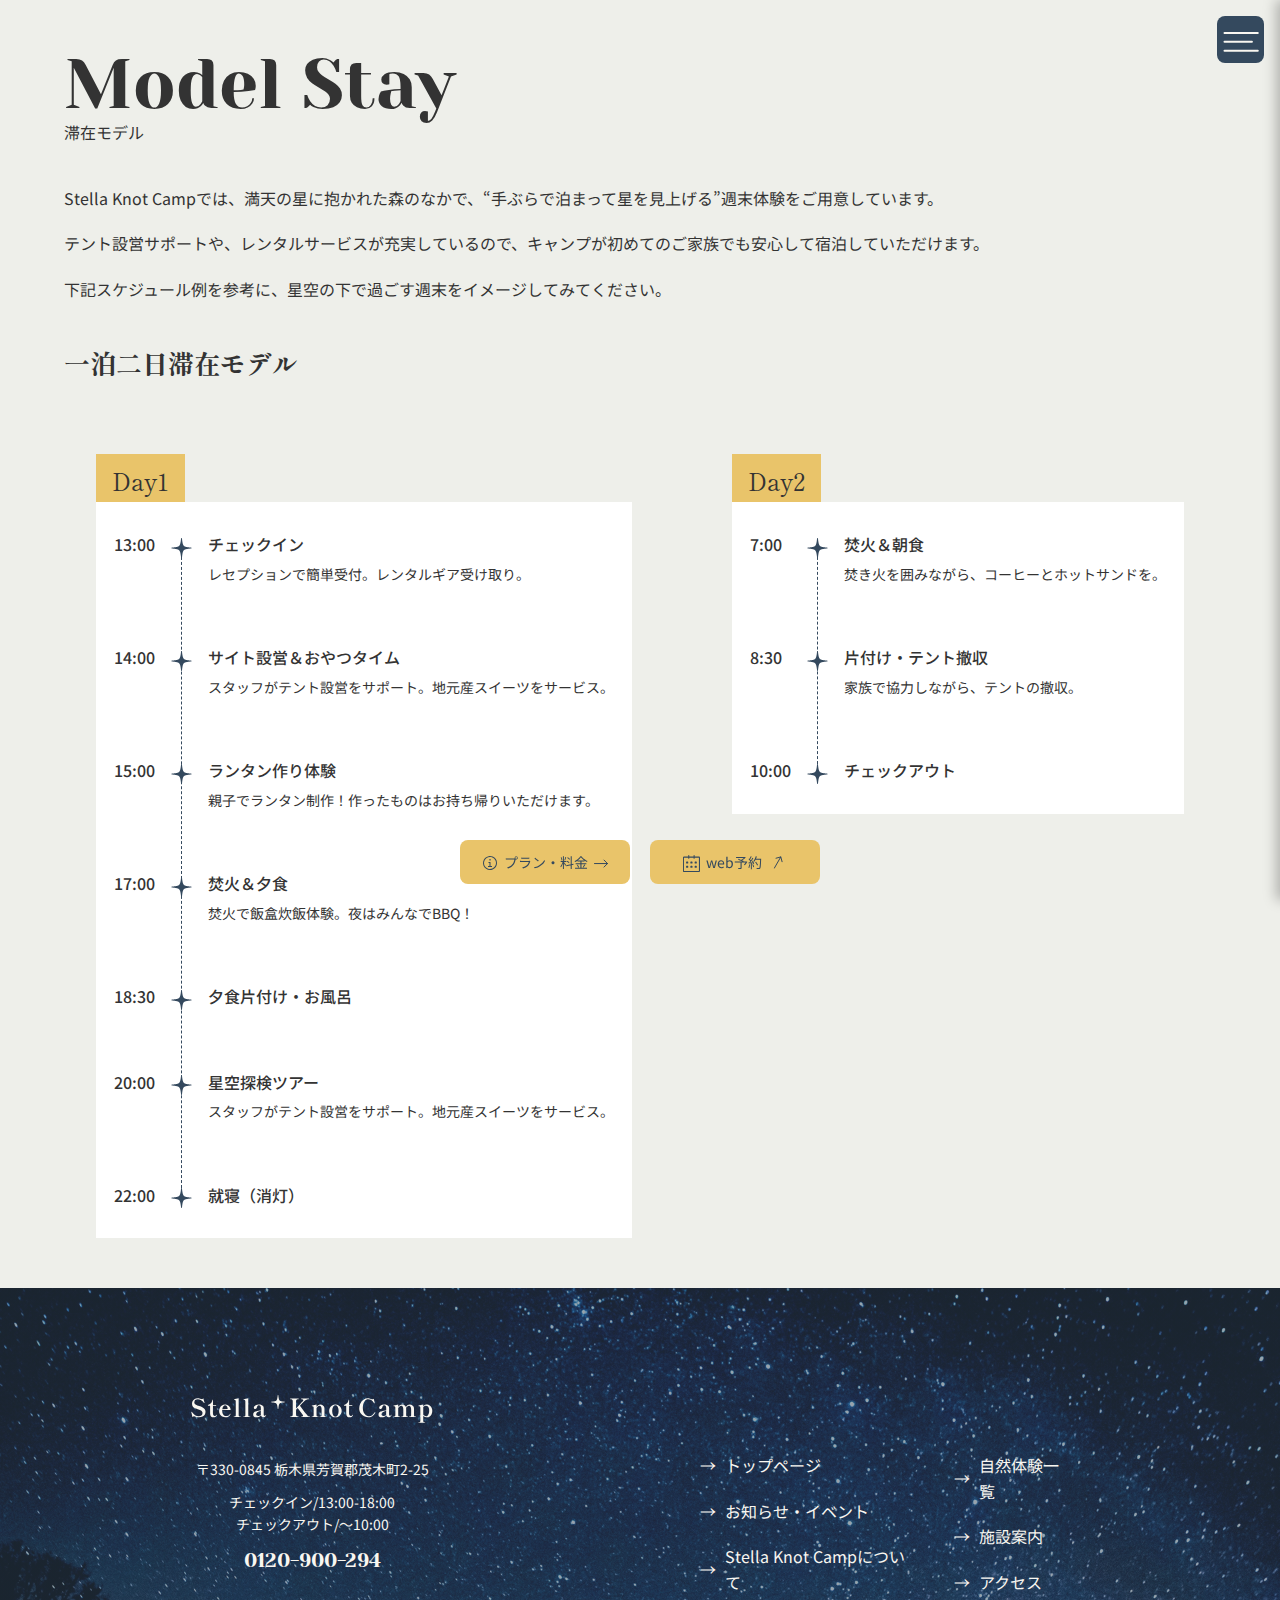
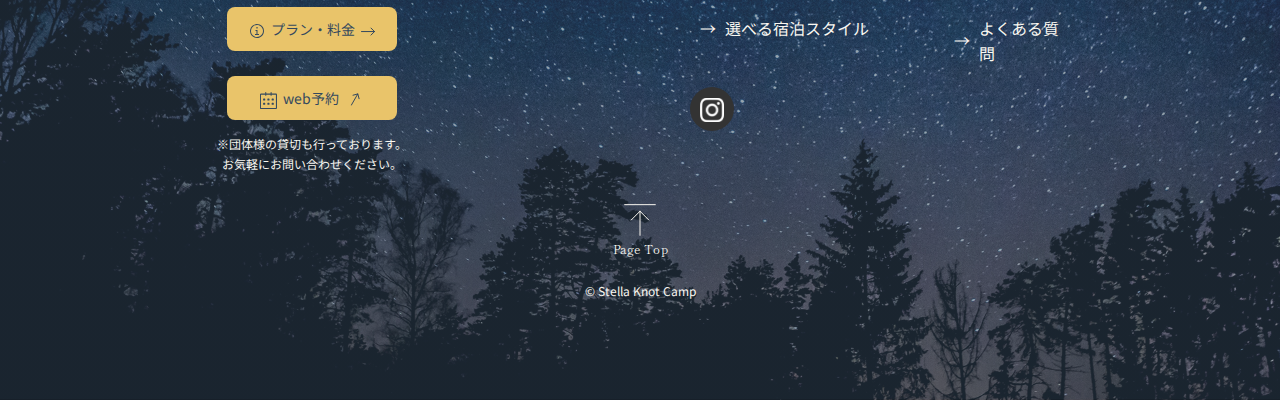
<file: stella_knot_camp/model-stay.html>
<!DOCTYPE html>
<html lang="ja">

<head>
    <meta charset="UTF-8">
    <meta name="viewport" content="width=device-width, initial-scale=1.0">
    <meta name="description" content="ステラノットキャンプは、家族で星空の下キャンプを楽しめる栃木県のキャンプ場です">
    <!-- favicon apple-touch-icon -->
    <link rel="icon" type="image/svg" href="assets/favicon/favicon-96x96.png" sizes="96x96">
    <link rel="icon" type="image/svg+xml" href="assets/favicon/favicon.svg">
    <link rel="shortcut icon" href="assets/favicon/favicon.ico">
    <link rel="apple-touch-icon" sizes="180x180" href="assets/favicon/apple-touch-icon.png">
    <link rel="manifest" href="assets/favicon/site.webmanifest">

    <title>Stella Knot Camp</title>
    <!-- web font -->
    <link rel="preconnect" href="https://fonts.googleapis.com">
    <link rel="preconnect" href="https://fonts.gstatic.com" crossorigin>
    <link
        href="https://fonts.googleapis.com/css2?family=Noto+Sans+JP:wght@100..900&family=Shippori+Mincho:wght@800&family=Yeseva+One&display=swap"
        rel="stylesheet">




    <!-- css -->
    <link rel="stylesheet" href="assets/css/destyle.min.css">
    <link rel="stylesheet" href="assets/css/style.css">
    <link rel="stylesheet" href="assets/css/model-stay.css">



</head>

<body>
    <!-- ＝＝＝＝＝＝＝＝＝＝
    　       header
     ＝＝＝＝＝＝＝＝＝＝＝＝＝-->
    <header class="header">
        <!-- ハンバーガーメニュー -->
        <button class="header__btn js-btn" aria-label="メニューを開く">
            <img class="header__icon" src="assets/images/hamburger.svg" alt="メニューを開く">
        </button>
    </header>

    <!-- ＝＝＝＝＝＝＝＝＝＝
    　       drawer-menu
     ＝＝＝＝＝＝＝＝＝＝＝＝＝-->
    <nav class="drawer">
        <div class="drawer__header">
            <div class="drawer__logo">
                <a href="index.html"><img class="drawer__logo-img" src="assets/images/menu_logo.svg" alt=""></a>
            </div>

            <button class="drawer__close js-close" aria-label="メニューを閉じる">
                <img class="drawer__close-icon" src="assets/images/menu_close.svg" alt="閉じる">
            </button>
        </div>

        <ul class="drawer__list">
            <li class="drawer__item"><a href="index.html"><img class="drawer__icon" src="assets/images/stella_icon.svg"
                        alt="">トップページ</a></li>

            <li class="drawer__item"><a href="index.html#news"><img class="drawer__icon"
                        src="assets/images/stella_icon.svg" alt="">お知らせ・イベント</a></li>

            <li class="drawer__item"><a href="index.html#concept"><img class="drawer__icon"
                        src="assets/images/stella_icon.svg" alt="">Stella
                    Knot Campについて</a></li>

            <li class="drawer__item"><a href="camp-style.html"><img class="drawer__icon"
                        src="assets/images/stella_icon.svg" alt="">選べる宿泊スタイル</a></li>

            <li class="drawer__item"><a href="index.html#experience"><img class="drawer__icon"
                        src="assets/images/stella_icon.svg" alt="">自然体験一覧</a></li>

            <li class="drawer__item"><a href="infotmation.html#facilities"><img class="drawer__icon"
                        src="assets/images/stella_icon.svg" alt="">施設案内</a>
            </li>

            <li class="drawer__item"><a href="infotmation.html#access"><img class="drawer__icon"
                        src="assets/images/stella_icon.svg" alt="">アクセス</a>
            </li>

            <li class="drawer__item"><a href="infotmation.html#faq"><img class="drawer__icon"
                        src="assets/images/stella_icon.svg" alt="">よくある質問</a></li>
        </ul>

        <!-- ＝＝＝＝＝＝＝＝＝＝
    　       drawer-menu ボタン
         ＝＝＝＝＝＝＝＝＝＝＝＝＝-->
        <div class="drawer__btns">
            <a href="price-guid.html" class="drawer__btn btn btn--info">
                <span class="btn__icon">
                    <img class="info__icon-img" src="assets/images/plan_btn_icon.svg" alt="">
                </span>
                <span class="btn__text">プラン・料金</span>
                <span class="btn__arrow">
                    <img class="info__arrow-img" src="assets/images/plan_btn_arrow.svg" alt="">
                </span>
            </a>

            <a href="#" class="drawer__btn btn btn--booking">
                <span class="btn__icon">
                    <img class="booking__icon-img" src="assets/images/web_btn_icon.svg" alt="">
                </span>
                <span class="btn__text">Web予約</span>
                <span class="btn__arrow">
                    <img class="booking__arrow-img" src="assets/images/web_btn_arrow.svg" alt="">
                </span>
            </a>
        </div>
    </nav>

    <!-- ＝＝＝＝＝＝＝＝＝＝
    　       model-stay
         ＝＝＝＝＝＝＝＝＝＝＝＝＝-->

    <main>

        <section class="stay-model">
            <div class="stay-model__inner">

                <div class="stay-model__title-wrapper">
                    <h2 class="section__title facilities__title">Model Stay</h2>
                    <p class="section__subtitle">滞在モデル</p>
                </div>

                <p class="stay-model__description">
                    Stella Knot Campでは、満天の星に抱かれた森のなかで、“手ぶらで泊まって星を見上げる”週末体験をご用意しています。
                </p>
                <p class="stay-model__description">
                    テント設営サポートや、レンタルサービスが充実しているので、キャンプが初めてのご家族でも安心して宿泊していただけます。
                </p>
                <p class="stay-model__description">
                    下記スケジュール例を参考に、星空の下で過ごす週末をイメージしてみてください。
                </p>

                <h3 class="stay-model__plan-title">一泊二日滞在モデル</h3>
                <div class="stay-model__days-wrapper">
                    <div class="stay-model__day1">
                        <div class="stay-model__day-header">
                            <span class="stay-model__day-label">Day1</span>
                        </div>

                        <div class="stay-model__day">
                            <ul class="stay-model__timeline">
                                <li class="stay-model__timeline-item">
                                    <time class="stay-model__time" datetime="13:00">13:00</time>
                                    <span class="stay-model__icon"><img src="assets/images/stay-model__icon.svg"
                                            alt=""></span>
                                    <div class="stay-model__event">
                                        <h4 class="stay-model__event-title">チェックイン</h4>
                                        <p class="stay-model__event-desc">レセプションで簡単受付。レンタルギア受け取り。</p>
                                    </div>
                                </li>
                                <li class="stay-model__timeline-item">
                                    <time class="stay-model__time" datetime="14:00">14:00</time>
                                    <span class="stay-model__icon"><img src="assets/images/stay-model__icon.svg"
                                            alt=""></span>
                                    <div class="stay-model__event">
                                        <h4 class="stay-model__event-title">サイト設営＆おやつタイム</h4>
                                        <p class="stay-model__event-desc">スタッフがテント設営をサポート。地元産スイーツをサービス。</p>
                                    </div>
                                </li>
                                <li class="stay-model__timeline-item">
                                    <time class="stay-model__time" datetime="15:00">15:00</time>
                                    <span class="stay-model__icon"><img src="assets/images/stay-model__icon.svg"
                                            alt=""></span>
                                    <div class="stay-model__event">
                                        <h4 class="stay-model__event-title">ランタン作り体験</h4>
                                        <p class="stay-model__event-desc">親子でランタン制作！作ったものはお持ち帰りいただけます。</p>
                                    </div>
                                </li>
                                <li class="stay-model__timeline-item">
                                    <time class="stay-model__time" datetime="17:00">17:00</time>
                                    <span class="stay-model__icon"><img src="assets/images/stay-model__icon.svg"
                                            alt=""></span>
                                    <div class="stay-model__event">
                                        <h4 class="stay-model__event-title">焚火＆夕食</h4>
                                        <p class="stay-model__event-desc">焚火で飯盒炊飯体験。夜はみんなでBBQ！</p>
                                    </div>
                                </li>
                                <li class="stay-model__timeline-item">
                                    <time class="stay-model__time" datetime="18:30">18:30</time>

                                    <span class="stay-model__icon"><img src="assets/images/stay-model__icon.svg"
                                            alt=""></span>
                                    <div class="stay-model__event">
                                        <h4 class="stay-model__event-title">夕食片付け・お風呂</h4>
                                    </div>
                                </li>
                                <li class="stay-model__timeline-item">
                                    <time class="stay-model__time" datetime="20:00">20:00</time>
                                    <span class="stay-model__icon"><img src="assets/images/stay-model__icon.svg"
                                            alt=""></span>
                                    <div class="stay-model__event">
                                        <h4 class="stay-model__event-title">星空探検ツアー</h4>
                                        <p class="stay-model__event-desc">スタッフがテント設営をサポート。地元産スイーツをサービス。</p>
                                    </div>
                                </li>
                                <li class="stay-model__timeline-item">
                                    <time class="stay-model__time" datetime="22:00">22:00</time>
                                    <span class="stay-model__icon"><img src="assets/images/stay-model__icon.svg"
                                            alt=""></span>
                                    <div class="stay-model__event">
                                        <h4 class="stay-model__event-title">就寝（消灯）</h4>
                                    </div>
                                </li>
                            </ul>
                        </div>
                    </div>

                    <div class="stay-model__day2">
                        <div class="stay-model__day-header">
                            <span class="stay-model__day-label">Day2</span>
                        </div>

                        <div class="stay-model__day">
                            <ul class="stay-model__timeline">
                                <li class="stay-model__timeline-item">
                                    <time class="stay-model__time" datetime="07:00">7:00</time>
                                    <span class="stay-model__icon"><img src="assets/images/stay-model__icon.svg"
                                            alt=""></span>
                                    <div class="stay-model__event">
                                        <h4 class="stay-model__event-title">焚火＆朝食</h4>
                                        <p class="stay-model__event-desc">焚き火を囲みながら、コーヒーとホットサンドを。</p>
                                    </div>
                                </li>
                                <li class="stay-model__timeline-item">
                                    <time class="stay-model__time" datetime="08:30">8:30</time>
                                    <span class="stay-model__icon"><img src="assets/images/stay-model__icon.svg"
                                            alt=""></span>
                                    <div class="stay-model__event">
                                        <h4 class="stay-model__event-title">片付け・テント撤収</h4>
                                        <p class="stay-model__event-desc">家族で協力しながら、テントの撤収。</p>
                                    </div>
                                </li>
                                <li class="stay-model__timeline-item">
                                    <time class="stay-model__time" datetime="10:00">10:00</time>
                                    <span class="stay-model__icon"><img src="assets/images/stay-model__icon.svg"
                                            alt=""></span>
                                    <div class="stay-model__event">
                                        <h4 class="stay-model__event-title">チェックアウト</h4>
                                    </div>
                                </li>
                            </ul>
                        </div>
                    </div>
                </div>

            </div>

        </section>

    </main>


    <!-- ＝＝＝＝＝＝＝＝＝＝
    　       footer
         ＝＝＝＝＝＝＝＝＝＝＝＝＝-->
    <footer class="footer">
        <div class="footer__group">
            <div class="footer__left">
                <!-- ロゴ・住所 -->
                <div class="footer__info">
                    <h2 class="footer__logo"><img src="assets/images/footer_logo.svg" alt="Stella Knot Camp"></h2>
                    <p class="footer__address">〒330-0845 栃木県芳賀郡茂木町2-25</p>
                    <p class="footer__time">チェックイン/13:00-18:00<br>チェックアウト/〜10:00</p>
                    <p class="footer__tel">0120-900-294</p>
                </div>

                <!-- フッター予約・料金ボタン -->
                <div class="footer__btns">
                    <a href="price-guid.html" class="footer__btn btn btn--info">
                        <span class="btn__icon"><img class="info__icon-img" src="assets/images/plan_btn_icon.svg"
                                alt=""></span>
                        <span class="btn__text">プラン・料金</span>
                        <span class="btn__arrow"><img class="info__arrow-img" src="assets/images/plan_btn_arrow.svg"
                                alt=""></span>
                    </a>

                    <a href="#" class="footer__btn btn btn--booking">
                        <span class="btn__icon"><img class="booking__icon-img" src="assets/images/web_btn_icon.svg"
                                alt=""></span>
                        <span class="btn__text">web予約</span>
                        <span class="btn__arrow"><img class="booking__arrow-img" src="assets/images/web_btn_arrow.svg"
                                alt=""></span></a>
                </div>

                <!-- ボタン下補足情報 -->
                <p class="footer__note">※団体様の貸切も行っております。<br>お気軽にお問い合わせください。</p>
            </div>
            <div class="footer__right">
                <!-- ナビゲーションリンク -->
                <div class="footer__nav-wrapper">
                    <ul class="footer__nav footer__nav--left">
                        <li class="footer__item"><a href="index.html">トップページ</a></li>
                        <li class="footer__item"><a href="index.html#news">お知らせ・イベント</a></li>
                        <li class="footer__item"><a href="index.html#concept">Stella Knot Campについて</a></li>
                        <li class="footer__item"><a href="model-stay.html">選べる宿泊スタイル</a></li>
                    </ul>
                    <ul class="footer__nav footer__nav--right">
                        <li class="footer__item"><a href="index.html#experience">自然体験一覧</a></li>
                        <li class="footer__item"><a href="infotmation.html#facilities">施設案内</a></li>
                        <li class="footer__item"><a href="infotmation.html#access">アクセス</a></li>
                        <li class="footer__item"><a href="infotmation.html#faq">よくある質問</a></li>
                    </ul>
                </div>


                <!-- インスタ -->
                <div class="footer__sns">
                    <a href="#" class="footer__instagram">
                        <img src="assets/images/instagram.svg" alt="Instagram">
                    </a>
                </div>
            </div>
        </div>
        <!-- ページトップボタン -->
        <div class="footer__pagetop">
            <a href="#">
                <img src="assets/images/footer_btn_PageTop.svg" alt="ページトップへ">
                <span class="footer__pagetop-text">Page Top</span>
            </a>
        </div>
        <div class="footer__bottom">
            <small class="footer__copyright">&copy; Stella Knot Camp</small>
        </div>
    </footer>

    <!-- 追従ボタン -->
    <div class="fixed__btns">
        <a href="price-guid.html" class="fixed__btn btn btn--info">
            <span class="btn__icon"><img class="info__icon-img" src="assets/images/plan_btn_icon.svg" alt=""></span>
            <span class="btn__text">プラン・料金</span>
            <span class="btn__arrow"><img class="info__arrow-img" src="assets/images/plan_btn_arrow.svg" alt=""></span>
        </a>

        <a href="#" class="fixed__btn btn btn--booking">
            <span class="btn__icon"><img class="booking__icon-img" src="assets/images/web_btn_icon.svg" alt=""></span>
            <span class="btn__text">web予約</span>
            <span class="btn__arrow"><img class="booking__arrow-img" src="assets/images/web_btn_arrow.svg"
                    alt=""></span></a>
    </div>

    <!-- js -->
    <script src="https://code.jquery.com/jquery-3.7.1.min.js"></script>
    <script src="assets/js/main.js"></script>


</body>

</html>
</file>
<file: sugutabe/css/style.css>
@charset "utf-8";

/* ==============================
    common
================================*/
html {
    font-size: 62.5%;
}

body {
    font-family:
        "YuGothic",
        sans-serif;
    font-size: 1.6rem;
    color: #673E04;
    background-color: #FCF9F1;
    line-height: 1.6;
}

img {
    max-width: 100%;
    height: auto;
}

.section__title {
    color: #673E04;
    font-size: 2.4rem;
    line-height: 2;
    letter-spacing: 0.72px;
    text-align: center;
}

.section {
    padding: 60px 0;
}

.section--subtitle {
    text-align: center;
    margin-top: 14px;
}

.ribbon--wrapper {
    text-align: center;
}

.ribbon--title {
    text-align: center;
    margin-top: 14px;
    font-size: 2.4rem;
    font-weight: 700;
}

.title__left {
    margin-right: 15px;
}

.title__right {
    margin-left: 15px;
}

.text--green {
    color: #84923C;
    font-weight: 700;
    line-height: 1.6;
}

.text--yellow {
    color: #F3AD3E;
    font-weight: 700;
    line-height: 1.6;
}

.text--pink {
    color: #CB746F;
    font-weight: 700;
    line-height: 1.6;
}

.ribbon__title--yellow {
    color: #F3AD3E;
    text-align: center;
}

.ribbon__title--green {
    color: #84923C;
}

.ribbon--wrapper {
    width: 191px;
    margin: 0 auto;
}

.header,
.mv,
.section__point,
.section__reason,
.section__faq,
.footer,
.copy {
    background-color: #F2EDE4;
}


@media screen and (min-width: 768px) {
    .spBr {
        display: none;
    }

    .section__title {
        font-size: 4.8rem;
    }

    body {
        font-size: 1.8rem;
    }

    .ribbon--title {
        font-size: 4.8rem;   
        margin-top: 15px;
    }


    .section--subtitle {
        font-size: 2.4rem;
        margin-top: 15px;
    }

    .ribbon--wrapper img {
        width: 389px;
        height: auto;
    }

   
    .title__left img,
    .title__right img {
        width: 22px;
        height: auto;
        padding: 0 0 17px;
    }

    

    .nav__logo {
        width: 200px;
        height: auto;
    }

    .section {
        padding: 120px 0;
    }

    .ribbon--wrapper {
        width: 369px;
    }
    
}

/* ==============================
    header
================================*/
.header {
    padding: 18px 4.8%;
    display: flex;
    justify-content: space-between;
    align-items: center;
} 

.header__logo img {
    height: 32px;
}

.header__btn {
    display: block;
    width: 32px;
    height: 32px;
    cursor: pointer;
}

.nav {
    background-color: #FCF9F1;
    width: 100%;
    height: 100vh;
    position: fixed;
    left: 0;
    top: 0;
    z-index: 100;
    transform: translateX(-100%);
    transition: transform 0.4s;
}


.nav.active {
    transform: translateX(0);
}

.nav__header {
    display: flex;
    padding: 18px 4.8%;
    justify-content: space-between;
    align-items: center;
}

.nav__logo img {
    height: 32px;
}

.nav__item {
    font-size: 1.8rem;
    margin-top: 45px;
    text-decoration: underline;
    text-decoration-color: #673E04;
}

.nav__list {
    padding: 15px 5.3%;
}

@media screen and (min-width: 768px) {

    .header__btn,
    .nav__header,
    .nav__btn {
        display: none;
    }

    .header {
        padding: 28px 4.8%;    
    }

    .nav {
        background: transparent;
        width: auto;
        height: auto;
        padding: 0;
        position: static;
        transform: translate(0);
        display: flex;
        align-items: center;
    }


    .nav__list {
        flex-direction: row;
        display: flex;
        gap: 30px;
        padding: 0;
    }

    .nav__item {
        text-decoration:none;
        margin: 0;
    }

    .header__logo img {
        width: 193px;
        height: auto;
    }
}

/* ==============================
    mv
================================*/
.mv {
    position: relative;
    background: url("../images/spMV.jpg") no-repeat center center / cover;
    min-height: 450px;
    display: flex;
    align-items: center;
    justify-content: flex-start;
}

.mv__inner {
    width: 100%;
    max-width: max-content;
    position: absolute;
    left: 4.8%;
    bottom: 44px;
}


.mv__catch {
    color: #231815;
    font-family: "Zen Kaku Gothic New";
    font-size: 2rem;
    line-height: 1.7;
    letter-spacing: 1.6px;
}

.mv__highlight {
    color: #106335;
    font-weight: 700;
}


.mv__btn--sp {
    display: block;
    width: 141px;
    height: 33px;
    flex-shrink: 0;
    border-radius: 50px;
    background: #106335;
    padding: 9px 20px;
    text-align: center;
    color: #fff;
    font-size: 1.4rem;
    color: #FFF;
    font-style: normal;
    line-height: 1;
    margin-top: 22px;
}

.mv__btn-icon img {
    width: 13px;
    height: auto;
}

.mv__btn-icon {
    margin-left: 9px;
}

.mv__btn--pc {
    font-size: 1.8rem;
    display: block;
    width: 305px;
    height: 49px;
    flex-shrink: 0;
    border-radius: 50px;
    background: #106335;
    color: #FFF;
    text-align: center;
    font-style: normal;
    font-weight: 400;
    line-height: 1;
    padding: 15px 44px;
    display: none;
}

.btn--tax {
    color: #FFF;
    font-size: 1.3rem;
    font-style: normal;
    font-weight: 400;
    line-height: 1;
}

.mv__btn-iconPc img {
    width: 20px;
    height: auto;
}

.mv__btn-iconPc {
    margin-left: 5px;
}

@media screen and (min-width: 768px) {
    .mv {
        position: relative;
        background: url("../images/pcMV.jpg") no-repeat center center / cover;
        min-height: 650px;
        display: flex;
        align-items: center;
        justify-content: flex-start;
        font-family: 'Zen Kaku Gothic New', sans-serif;
    }

    .mv__inner {
        max-width: max-content;
        position: absolute;
        left: 4.8%;
        bottom: 25px;
    }


    .mv__catch {
        font-size: 4rem;
        letter-spacing: 3.2px;
    }

    .mv__highlight {
        color: #106335;
        font-weight: 700;
    }

    .mv__btn--sp {
        display: none;
    }

    .mv__btn--pc {
        display: block;
        margin-top: 50px;
    }

}

/* ==============================
    trouble
================================*/

.section__trouble {
    padding-bottom: 30px;
    background: linear-gradient(to bottom,#F2EDE4,#FFF);
}

.trouble__title--highlight {
    color: #84923C;
    font-style: normal;
    font-weight: 700;
    line-height: 2;
    position: relative;
    display: inline-block;
}

.trouble__icon {
    position: absolute;
    top: -20px;
    /* 上にずらす*/
    right: -40px;
    /* 右にずらす */
}

.trouble__list {
    display: flex;
    flex-direction: column;
    align-items: flex-start;
    margin-top: 30px;
    width: max-content;
    margin: 0 auto;

}

.trouble__item {
    display: flex;
    justify-content: flex-start;
    align-items: center;
    margin-top: 30px;
}



.trouble__checkbox {
    width: 28px;
    height: 28px;
}

.trouble__arrow {
    margin-top: 30px;
    text-align: center;
}

.trouble__arrow img {
    width: 42px;
    height: auto;
    padding: 6px;
    border-radius: 4px;
}
@media screen and (min-width: 768px) {
    .trouble__title--highlight {
        position: relative;
    }

    .trouble__icon {
        position: absolute;
        top: -77px;
        /* 上にずらす*/
        right: -400px;
        /* 右にずらす */
    }

    .trouble__icon img {
        width: 40px;
        height: auto;
    }

    .trouble__list {
        margin-top: 40px;
    }
    
}


@media screen and (min-width: 1000px) {
    .section__trouble {
        padding-bottom: 70px;
    }

    .trouble__list {
        display: flex;
        flex-direction: row;
        gap: 53px;
        
    }

    .trouble__checkbox {
        margin-right: 18px;
    }

    .trouble__arrow img {
        width: 80px;
        height: auto;
    }

    .trouble__arrow {
        margin-top: 70px;
    }


   
    
}


/* ==============================
    solution
================================*/


.section__solution {
    padding-top: 0;
    background: linear-gradient(to bottom,#FFF,#FCF9F1);
}

.solution__title--highlight {
    font-weight: 700;
    color: #F3AD3E;
    position: relative;
}

.solution__icon--right img ,
.solution__icon--left img {
    width: 25px;
    height: auto;
}

.solution__icon--right img {
    position: absolute;
    top:3px;
    right:-85px ;
}

.solution__icon--left img {
    position: absolute;
    top: 3px;
    left: -65px;
}


.solution__gallery {
    display: grid;
    grid-template-columns: repeat(2, 1fr);
    gap: 5px;
    margin: 30px auto 0;
    box-sizing: border-box;
    width: max-content;
}

.solution__image {
    max-width: 150px;
    width: 100%;
    height: auto;
    border-radius: 10px;
    object-fit: cover;
}

.solution__subtitle-wrapper {
    width: max-content;
    margin: 30px auto 0;
}

.solution__subtitle {
    text-align: center;
    font-family: YuGothic;
    font-size: 1.8rem;
    font-weight: 700;
    line-height: 2;
    letter-spacing: 0.54px;
}

.solution__description {
    width: 80%;
    margin: 30px auto 0;
}

.solution__text {
    font-weight: 500;
    letter-spacing: 1.28px;
    margin-top: 30px;
    
}

.solution__text:last-of-type {
    margin-top: 15px;
}




@media screen and (min-width: 768px){
    .solution__subtitle {
        font-size: 2.4rem;
        margin-top: 70px;
    }

    .solution__text {
        text-align: center;
        letter-spacing: 1.44px; 
        margin-top: 70px;   
        text-align: center;
    }

    .solution__text:last-of-type {
        margin-top: 30px;
    }

    
    .solution__title--highlight {
        position: relative;
    }


    .solution__icon--right img ,
    .solution__icon--left img {
        width: 62px;
        height: auto;
    }

    .solution__icon--right img {
        position: absolute;
        top:3px;
        right:-163px ;
    }

    .solution__icon--left img {
        position: absolute;
        top: 3px;
        left: -126px;
    }

    .solution__gallery {
        margin: 70px auto 0;
    }

    .solution__image {
        max-width: 220px;
    }

}
@media screen and (min-width: 1000px){
    .solution__gallery {
        display: flex;
        justify-content: space-between;
        width: 80%;
        max-width: 1180px;
    }

    .solution__image {
        width: 100%;
    }
}




/* ==============================
    cv
================================*/
.section__cv {
    position: relative;
    background: linear-gradient(rgba(255, 255, 255, 0.6), rgba(255, 255, 255, 0.6)), url(../images/cta__background.jpg);
}
    
.section__cv::before,
.section__cv::after {
    content: "";
    position: absolute;
    aspect-ratio: 1/1;
    width: clamp(100px,10vw,200px);
    background-repeat: no-repeat;
    background-size: contain;
    pointer-events: none;
    z-index: 1;
}



.section__cv::before {
    top: 0;
    left: 0;
    background-image: url(../images/lefttop.png);
}

.section__cv::after {
    bottom: 0;
    right: 0;
    background-image: url(../images/rightbottom.png);
}

.cv__subtitle-wrapper {
    width: max-content;
    margin: 0 auto;
    position: relative;
}

.cv__decoration {
    position: absolute;
}


.cv__headline {
    text-align: center;
    margin-top: 30px;
}

.cv__highlight {
    color: #CB746F;
    font-size: 2.4rem;
    font-weight: 700;
    line-height: 2;
    letter-spacing: 0.72px;
}

.cv__highlight--green {
    color: #84923C;
}

.cv__price-box {
    display: flex;
    align-items: flex-end;
    justify-content: center;
    margin-top: 30px;
}

.cv__badge {
    display: flex;
    justify-content: center;
    align-items: center;
    width: 60px;
    height: 60px;
    background-color: #84923C;
    border-radius: 50%;
    color: #FFF;
    font-weight: 700;
    line-height: 1;
    letter-spacing: 1.28px;
    margin-right: 10px;
}

.cv__price {
    color: #84923C;
    text-align: center;
    font-size: 4.8rem;
    font-weight: 700;
    line-height: 1;
}

.cv__yen {
    font-size: 3.2rem;
}

.cv__tax {
    font-size: 1.4rem;
    line-height: 1;
    margin-left: -20px;
}

.cv__cta {
    text-align: center;
    margin-top: 28px;
}

.button--cv {
    padding: 16px 70px;
    color: #FFF;
    border-radius: 50px;
    background-color: #84923C;
    font-size: 1.8rem;
    font-weight: 400;
    line-height: 1;
    letter-spacing: 0.54px;
    margin-right: 15px;
    box-shadow: 0px 4px 4px 0px rgba(0, 0, 0, 0.25);
}

.button--cv img {
    width: 20px;
    height: auto;
}

.button__icon {
    display: inline-block;
}

.cv__price-box,
.cv__cta {
  position: relative;
  z-index: 2;
}


@media screen and (min-width: 768px){
    .cv__highlight {
        font-size: 4.8rem;
        line-height: 2;
        letter-spacing: 3.84px;    
    }

    .cv__badge {
        width: 80px;
        height: 80px;
        font-size: 2rem;
    }

    .cv__price-value {
        font-size: 5.6rem;
    }

    .cv__yen {
        font-size: 3.2rem;
    }

    .cv__tax {
        font-size: 2rem;
    }

    .button--cv {
        padding: 18px 78px;
        font-size: 2.4rem;
        letter-spacing: 0.72px;
    }

    .button--cv img {
        width: 27px;
        height: auto;
    }

    .cv__price-box {
        margin-top: 50px;
    }

    .section__cv {
        padding-bottom: 138px;
    }

    .cv__headline {
        margin-top: 70px;
    }


}

/* ==============================
    guarantee
================================*/

.guarantee__content {
    width: 80%;
    margin: 30px auto 0;
    background-color: #FFF;
    padding: 25px 13px;
    border-radius: 10px;
}

.guarantee__text {
    line-height: 1.8;
    letter-spacing: 1.28px;
}

@media screen and (min-width: 768px){
    .guarantee__content {
        max-width: 1180px;
        margin-top: 70px;
    }
}

/* ==============================
    trial
================================*/
.section__trial {
    position: relative;
    background: linear-gradient(rgba(255, 255, 255, 0.6), rgba(255, 255, 255, 0.6)), url(../images/cta__background.jpg);

}
    
.section__trial::before,
.section__trial::after {
    content: "";
    position: absolute;
    aspect-ratio: 1/1;
    width: clamp(100px,10vw,200px);
    background-repeat: no-repeat;
    background-size: contain;
    pointer-events: none;
    z-index: 1;
}



.section__trial::before {
    top: 0;
    left: 0;
    background-image: url(../images/lefttop.png);
}

.section__trial::after {
    bottom: 0;
    right: 0;
    background-image: url(../images/rightbottom.png);
}

.trial__title {
    color: #106335;
}

.trial__set {
    border-radius: 10px;
    max-width: 80%;
    overflow: hidden;
    margin: 30px auto 0;
}

.trial__image {
    width: 100%;
    height: auto;
    display: block;
}



.trial__details {
    text-align: center;
    padding: 25px 13px;
    background-color: #FFF;
}

.trial__set-name {
    color: #106335;
    font-size: 1.8rem;
    font-weight: 700;
    line-height: 2;
    letter-spacing: 0.54px;

}

.trial__txt {
    font-size: 1.4rem;
    margin-top: 15px;
}

.trial__producers {
    display: flex;
    justify-content: center;
    margin-top: 15px;
    align-items: center;

}

.trial__producer {
    letter-spacing: 1.28px;
}

.trial__or {
    font-size: 1.4rem;
    margin: 0 12px;
}

.trial__price-box {
    display: flex;
    align-items: flex-end;
    justify-content: center;
    margin-top: 30px;
    margin-bottom: 30px;
}

.trial__badge {
    display: flex;
    justify-content: center;
    align-items: center;
    width: 60px;
    height: 60px;
    background-color: #106335;
    border-radius: 50%;
    color: #FFF;
    font-weight: 700;
    line-height: 1;
    letter-spacing: 1.28px;
    margin-right: 10px;
}

.trial__price {
    color: #106335;
    text-align: center;
    font-size: 4.8rem;
    font-weight: 700;
    line-height: 1;
}

.trial__yen {
    font-size: 3.2rem;
}

.trial__tax {
    font-size: 1.4rem;
    line-height: 1;
    margin-left: -20px;
}

.trial__cta--sp {
    text-align: center;
    margin-top: 28px;
    align-items: center;
    border-radius: 50px;
    
}

.button--trial {
    padding: 16px 70px;
    color: #FFF;
    border-radius: 50px;
    background-color: #106335;
    font-size: 1.8rem;
    font-weight: 400;
    line-height: 1;
    letter-spacing: 0.54px;
    margin-right: 15px;
    box-shadow: 0px 4px 4px 0px rgba(0, 0, 0, 0.25);
}


.button--trial img {
    width: 20px;
    height: auto;
}

.trial__price-box--pc,
.trial__cta--pc {
    display: none;
}

.button__icon {
    display: inline-block;
}

.trial__price-box,
.trial__cta--sp,
.trial__cta--pc {
  position: relative;
  z-index: 2;
}


@media screen and (min-width: 768px){
    .trial__price-box--pc,
    .trial__cta--pc {
        display: block;
    }

    .trial__price-box--sp,
    .trial__cta--sp {
        display: none;
    }

    .trial__set {
        display: flex;
        flex-wrap: wrap;
        max-width: 1180px;
        width: 100%;
        justify-content: center;
        margin: 70px auto 0;
        gap: 15px;
    }

    .trial__details {
        border-radius: 10px;
        width: 532px;
        padding: 15px 0 30px;
    }

    .trial__image {
        width: auto;
        height: 356px;
        border-radius: 10px;
    }

    .trial__set-name {
        font-size: 2.4rem;
    }

    .trial__producer {
        font-size: 2rem;
    }

    .cv__badge--pc {
        width: 80px;
        height: 80px;
        font-size: 2rem;
    }

    .trial__price-box--pc {
        display: flex;
        align-items: flex-end;
    }

    .cv__price-value--pc {
        font-size: 5.6rem;
    }

    .cv__yen--pc {
        font-size: 3.2rem;
    }

    .cv__tax--pc {
        font-size: 2rem;
    }

    .button--trial--pc {
        padding: 18px 78px;
        font-size: 2.4rem;
        letter-spacing: 0.72px;
    }

    .button--icon--pc img {
        width: 27px;
        height: auto;
    }

    .trial__cta--pc {
        margin-top: 25px;
    }
}


/* ==============================
    point
================================*/

.point__item {
    background-color: #FFF;
    border-radius: 10px;
    overflow: hidden;
    width: 80%;
    margin: 30px auto 0;
}

.point__image-wrapper {
    position: relative;
}

.point__image {
    width: 100%;
    display: block;
    height: 125px;
    object-fit: cover;
}

/* ラベル（POINT 1） */
.point__label {
    position: absolute;
    top: -1px;
    left: 15px;
}

.point__label img {
    width: 40px;
    height: auto;
}

/* 見出しを画像中央に白文字で */
.point__headline {
    font-weight: bold;
    color: #84923C;
    font-size: 1.8rem;
    line-height: 2;
    letter-spacing: 0.72px;
    width: max-content;
    padding: 10px 13px;
}

.point__content {
    padding: 4px 13px 15px;
}

.point__headline--yellow {
    color: #F3AD3E;
}

.point__headline--pink {
    color: #CB746F;
}

.point {
    margin: 30px auto 0;
}

@media screen and (min-width: 768px){
    .point {
        flex-wrap: wrap;
        max-width: 1180px;
        width: 100%;
        display: flex;
        justify-content: space-between;
        margin-top: 40px;
    }

    .point__image-wrapper {
        width: 350px;
    }

    .point__item {
        width: 350px;
    }

    .point__headline {
        font-size: 2.4rem;
    }
}
   

/* ==============================
    review
================================*/
.review__item {
    background-color: #FFF;
    border-radius: 10px;
    padding: 20px 13px;
    max-width: 80%;
    margin: 60px auto 0;
    position: relative;
}

.review__label {
    position: absolute;
    top: -21px;
    left: 50%;
    transform: translateX(-50%);
    background: #FFF;
    padding: 8px 15px 0;
    border-radius: 10px 10px 0 0;
    z-index: 1;
    line-height: 1;
  }


/* ラベル */
.review__label {
    text-align: center;
    font-size: 1.4rem;
}

/* 見出し */
.review__headline {
    font-weight: 700;
    line-height: 2;
    letter-spacing: 0.54px;
}


.review__photo {
    /* object-fit: cover; */
    max-width: 124px;
    border-radius: 10px;
}

.review__meta {
    display: flex;
    flex-direction: column-reverse;
    align-items: center;
    margin-bottom: 1.2rem;
    position: relative;
}

.review__age {
    font-size: 1.4rem;
    line-height: 1.6;
    margin-top: 15px;
    position: absolute;
    top: 76px;
    right: 1px;
}

.review__user {
    display: flex;
    justify-content: space-between;
    max-width: 300px;
    margin: 0 auto;
    /* margin-left:auto;でもよい？ */

}

.review__text {
    margin-top: 24px;
}

@media screen and (min-width: 768px){
    .review__list {
        display: flex;
        flex-wrap: wrap;
        max-width: 1180px;
        width: 100%;
        justify-content: space-between;
        margin: 40px auto 0;
    }

    .review__item {
        width: 350px;
    }
}


/* ==============================
    reason
================================*/

.reason__item {
    position: relative;
    background-color: #fff;
    border-radius: 10px;
    padding: 15px 13px;
    width: 80%;
    min-height: 170px;
    margin: 30px auto 0;
    border-top: 2px solid #84923C;
    text-align: left;
}

.reason__item:nth-of-type(2) {
    border-top: 2px solid #F3AD3E;
}

.reason__item:nth-of-type(3) {
    border-top: 2px solid #CB746F;
}

.reason__title {
    color:#84923C;
}

.reason__item:nth-of-type(2) .reason__title {
    color: #F3AD3E;
  }
  
  .reason__item:nth-of-type(3) .reason__title {
    color: #CB746F;
  }
  

.reason__label {
    position: absolute;
    top: -1px;
    left: 20px;
}


.reason__label img {
    height: 60px;
    display: block;
}


.reason__text-block {
    padding: 0 10px;
}

.reason__text {
    line-height: 1.8;
    letter-spacing: 1.28px;
    margin-top: 10px;
}

.reason__list {
    margin-top: 30px;
}

.reason__content {
    display: flex;
    align-items: flex-start;
    gap: 20px;
}

.reason__icon {
    width: 60px;
    height: auto;
    position: relative;
    top: 72px;
    left: 10px;
    display: block;
}

.reason__item:last-of-type .reason__icon {
    width: 50px;
}

@media screen and (min-width: 768px) {
    .reason__list {
        display: flex;
        flex-wrap: wrap;
        max-width: 1180px;
        width: 100%;
        justify-content: space-between;
        margin: 70px auto 0;
    }
    .reason__item {
        width: 350px;
    }

    .reason__item {
        border-top: 3px solid #84923C;
    }

    .reason__item:nth-of-type(2) {
        border-top: 3px solid #F3AD3E;
    }
    
    .reason__item:nth-of-type(3) {
        border-top: 3px solid #CB746F;
    }

   
    .reason__icon {
        top: 80px;
        left: 10px;
        width: 70px;
    }
    .reason__item:last-of-type .reason__icon {
        width: 60px;
    }
}


/* ==============================
    farmers
================================*/
.farmers__item {
    background-color: #FFF;
    border-radius: 10px;
    /* overflow: hidden; */
    width: 80%;
    margin: 30px auto 0;
    padding: 30px 0;
}

.farmers__top {
    display: flex;
    align-items: center;
    justify-content: center;
    gap: 10px;
    padding: 0 8px;
}

.farmers__image {
    max-width: 100px;
    height: auto;
}

.farmers__message {
    font-size: 1.8rem;
    line-height: 2;
    letter-spacing: 0.54px;
}

.farmers__name {
    text-align: left;
    font-size: 1.4rem;
    margin-top: 16px;
}

.farmers__content {
    margin-top: 36px;
    padding: 0 13px;

}

@media screen and (min-width: 768px){
    .farmers__list {
        display: flex;
        flex-wrap: wrap;
        max-width: 1180px;
        width: 100%;
        gap: 70px;
        justify-content: center;
        margin: 40px auto 0;
    }

    .farmers__item {
        width: 500px;
        height: 400px;
    }
}

/* ==============================
    faq
================================*/

.faq__item {
    background-color: #FFF;
    width: 80%;
    margin: 30px auto 0;
    border-radius: 10px;
    border: 1px solid #673E04;
    box-sizing: border-box;
    padding: 30px 13px;
    position: relative;
}

.faq__question,
.faq__answer {
    display: flex;
    align-items: flex-start;
    gap: 15px;
}

.faq__icon {
    color: #FFF;
    background-color: #673E04;
    border-radius: 50%;
    width: 30px;
    height: 30px;
    display: flex;
    justify-content: center;
    align-items: center;
    flex: 0 0 30px
        /* grow = 0, shrink = 0, basis = 30px */

}

.faq__icon--a {
    background-color: #F3AD3E;
}

.faq__divider {
    border: none;
    border-top: 1px solid #673E04;
    margin: 1rem 0;
}

.faq__text {
    line-height: 1.8;
    letter-spacing: 1.28px;
}

.faq__txt {
    margin-top: 15px;
}

/* .faq__list {
    max-width: 1080px;
    margin: 0 auto;
} */

@media screen and (min-width: 768px){
    .faq__item {
    max-width: 1180px;
    margin: 70px auto 0;
}
}

/* ==============================
      footer
================================  */
.footer {
    text-align: center;
    padding: 20px 0;
}

.footer__logo img {
    width: 238px;
    height: auto;
}

.copy {
    color: #231815;
    text-align: center;
    font-family: "Zen Kaku Gothic New";
    font-size: 1.4rem;
    line-height: 1;
    letter-spacing: 1.12px;
    padding: 10px 0;
}

@media screen and (min-width: 768px) {
    .footer {
        display: flex;
        align-items: center;
        justify-content: space-between;
        padding:49px 4.8% ;
    }

    .footer__logo img {
        width: 193px;
        height: auto;
    }

    .copy {
        padding: 0;
    }

}
</file>
<file: assets/css/style.css>
@charset "utf-8";

/* ==============================
    common
================================*/
html {
    font-size: 62.5%;
}

body {
    font-family: "Noto Sans JP", sans-serif;
    font-size: 1.6rem;
    color: #333;
    background-color: #F9F7F1;
    line-height: 1.6;
}

img {
    max-width: 100%;
    height: auto;
}

/* サファリ用? */
button,
input,
textarea {
    -webkit-appearance: none;
    appearance: none;
}

.section__title {
    font-family: "Yeseva One";
    font-size: 5rem;
    line-height: 1;
}

.section__title-ja {
    font-size: 1.6rem;
    font-style: normal;
    font-weight: 500;
    line-height: 1;
    letter-spacing: 0.64px;
    margin-top: 10px;
}

.visually-hidden{
  position:absolute;        
  width:1px; height:1px;
  margin:-1px; padding:0;
  overflow:hidden;
  clip:rect(0 0 0 0);
  white-space:nowrap;
  border:0;
  pointer-events:none;        
}



@media (min-width: 768px) {
    .section__title {
        font-size: 7rem;
    }

    .section__title-ja {
        font-size: 2rem;
    }

}

/*==============================
    drawer,footer, 追従ボタン
===============================*/

.btn--info,
.btn--booking {
    font-size: 1.4rem;
    display: flex;
    width: 170px;
    height: 44px;
    justify-content: center;
    align-items: center;
    background-color: #E9C46A;
    border-radius: 8px;
    gap: 6px;
    color: #34495E;
}

.btn--info img {
    padding-bottom: 2px;
}

.fixed__btns {
    position: fixed;
    left: 50%;
    transform: translateX(-50%);
    bottom: 16px;
    display: flex;
    z-index: 1200;
    gap: 20px;
    align-items: baseline;
}

/* footerにはいったら消える */
.hidden {
    display: none;
}

/* ==============================
    詳細ボタン
===============================*/

.card__btn,
.main-btn {
    display: inline-block;
    width: auto;
    padding: 12px 18px;
    flex-direction: column;
    border-radius: 8px;
    border: 1px solid #4D6651;
    background: #F9F7F1;
    box-shadow: 0px 1px 4px 0px rgba(0, 0, 0, 0.25);
    gap: 6px;
}

.main-btn__text {
    color: #4D6651;
}

.main-btn__icon img {
    padding-bottom: 4px;
}

.main-btn__arrow img {
    padding-bottom: 5px;
}

@media screen and (min-width:768px) {
    .card__btn,
    .main-btn {
        padding: 12px 16px;
    }
}

/* ==============================
    header
===============================*/

.header__btn {
    width: 47px;
    height: 47px;
    background-color: #34495e;
    border-radius: 8px;
    text-align: center;
    color: #F9F7F1;
}

.header {
    position: fixed;
    top: 16px;
    right: 16px;
    z-index: 1050;
}

/* ==============================
    drawer-menu
===============================*/

.drawer__close {
    width: 36px;
    height: 36px;
    background-color: #34495e;
    border-radius: 8px;
    text-align: center;
    color: #F9F7F1;
    padding-bottom: 4px;
}

.drawer__header {
    display: flex;
    justify-content: space-between;
    padding: 16px 16px 0;
    align-items: center;
}

.drawer__list {
    margin-top: 46px;
    margin-left: 16px;
}

.drawer__item {
    margin-top: 25px;
}

.drawer__icon {
    padding: 0 10px 5px 0;
}

.btn--booking {
    margin-top: 25px;
}

.drawer__btns {
    display: inline-block;
    margin-top: 25px;
    margin-left: 16px;
}

.drawer {
    position: fixed;
    top: 0;
    right: 0;
    width: 80vw;
    max-width: 320px;
    height: 100vh;
    background: #EEEFEA;
    overflow-y: auto;
    box-shadow: -4px 0 12px rgba(0, 0, 0, .25);
    transform: translateX(100%);
    /* 初期は画面外 */
    transition: transform .35s cubic-bezier(.4, 0, .2, 1);
    z-index: 1100;
}

.drawer.is-open {
    transform: translateX(0);
}

/* ==============================
    mv
===============================*/

.mv {
    position: relative;
    width: 100%;
    overflow: hidden;
    aspect-ratio: 390/844;
}

.mv__slides {
    width: 100%;
    height: 100vh;
    aspect-ratio: 390/844;
}

.mv__slide {
    position: absolute;
    top: 0;
    left: 0;
    aspect-ratio: 390/844;
    opacity: 0;
    pointer-events: none;
    transition: opacity 3s;
    z-index: 0;
    width: 100%;
}

.mv__slide.is-active {
    opacity: 1;
    pointer-events: auto;
    z-index: 1;
}

.mv__img {
    width: 100%;
    height: 100%;
    object-fit: cover;
    display: block;
    object-position: top;
}

.mv__overlay {
    position: absolute;
    top: 0;
    left: 0;
    width: 100%;
    height: 100%;
    background: rgba(52, 73, 94, 0.25);
    pointer-events: none;
    z-index: 1;
}

/* mv__contentを画像の上に重ねる */
.mv__content {
    position: absolute;
    left: 50%;
    top: 10%;
    transform: translate(-50%, 0);
    width: 286px;
    padding: 25px 30px 25px 56px;
    box-sizing: border-box;
    z-index: 2;
    color: #F9F7F1;
    border-radius: 8px;
    background: rgba(249, 247, 241, 0.50);
}

.mv__content--day {
    color: #34495E;
    border-radius: 8px;
}

.mv__content--night {
    background: rgba(52, 73, 94, 0.40);
}

.mv__copy {
    margin-top: 10px;
    font-family: "Shippori Mincho";
    font-size: 2rem;
    line-height: 2;
    letter-spacing: 1.8px;
}

@media screen and (min-width:768px) {
    .mv__slide {
        aspect-ratio: 768/1024;
        height: 100vh;
        /* ↑これがないと下に変な余白できる */
    }

    .me__slides {
        aspect-ratio: 768/1024;
    }

    .mv {
        height: 100vh;
    }

    .mv__content {
        top: 20%;
    }
}

@media screen and (min-width:1280px) {
    .mv__slide {
        aspect-ratio: 1280/720;

    }

    .me__slides {
        aspect-ratio: 1280/720;
    }
}

/* ==============================
    footer
===============================*/

.footer {
    background-image:
        linear-gradient(rgba(52, 73, 94, 0.5), rgba(52, 73, 94, 0.5)),
        url("../images/footer.jpg");
    background-size: cover;
    background-position: center;
    background-repeat: no-repeat;
    color: #F9F7F1;
    text-align: center;
    padding: 64px 0;
}

.footer__info {
    display: flex;
    flex-direction: column;
    justify-content: center;
    gap: 10px;
    font-size: 1.4rem;
}

.footer__logo {
    margin-bottom: 24px;
}

.footer__btns {
    display: flex;
    flex-direction: column;
    align-items: center;
    margin: 30px auto 0;
}

.footer__tel {
    font-family: "Yeseva One";
    font-size: 2rem;
}

.footer__note {
    margin-top: 14px;
    font-size: 1.2rem;
}

/* フッターナビ */
.footer__nav-wrapper {
    max-width: 400px;
    display: flex;
    justify-content: space-between;
    margin: 32px auto 0;
    padding: 0 16px;
}

.footer__nav {
    list-style: none;
    padding: 0;
    margin: 0;
    display: flex;
    flex-direction: column;
    gap: 12px;
}

.footer__item a {
    display: flex;
    align-items: center;
    text-align: left;
    position: relative;
    padding-left: 1.2em;
}

.footer__item a::before {
    content: "→";
    position: absolute;
    left: -6px;
}

.footer__sns {
    width: 44px;
    height: 44px;
    background-color: #333;
    border-radius: 50px;
    display: flex;
    align-items: center;
    justify-content: center;
    margin: 24px auto 0;
}

.footer__copyright {
    display: block;
    margin-top: 24px;
    text-align: center;
    font-size: 1.2rem;
}

.footer__pagetop {
    display: inline-block;
    margin-top: 24px;
    width: 60px;
    height: 60px;
}

.footer__pagetop a {
    display: flex;
    flex-direction: column;
    align-items: center;
}

.footer__pagetop-text {
    font-family: "Shippori Mincho";
    font-size: 1.2rem;
    line-height: 1;
}

@media (min-width: 768px) {
    .footer {
        padding: 100px 0;
    }

    .footer__group {
        display: flex;
        justify-content: space-between;
        max-width: 700px;
        margin: 0 auto;
    }

    .footer__sns {
        margin: 20px 0 0;
    }

    .footer__nav {
        gap: 20px;
    }

    .footer__nav-wrapper {
        gap: 40px;
    }

    .footer__nav-wrapper {
        margin-top: 0;
    }

    .footer__right {
        margin-top: 65px;
    }
}

@media (min-width: 1280px) {
    .footer__group {
        max-width: 900px;
    }
}

/* ==============================
    news
===============================*/

.news__title-wrapper {
    display: flex;
    flex-direction: column;
    align-items: center;
    gap: 10px;
}

.news__title,
.news__title-ja {
    writing-mode: vertical-rl;
    text-orientation: mixed;
}

.news__inner {
    display: flex;
    justify-content: center;
    gap: 10%;
    padding: 0 5%;
}

.news__main {
    display: flex;
    gap: 24px;
    align-items: flex-start;
    flex: 1;
}

/* フィルターボタン */
.news {
    padding: 100px 0 64px;
}

.news__filter {
    display: flex;
    gap: 20px;
    flex-wrap: wrap;
    position: relative;
    z-index: 2;
}

.news__leaf {
    position: absolute;
    top: -70px;
    right: -17px;
    width: 90px;
    z-index: 1;
}


@media screen and (min-width:398px) {
    .news__leaf {
        top: -103px;
    }
}

.news__filter-btn {
    display: inline-block;
    border-radius: 8px;
    border: 1px solid #4D6651;
    background: #F9F7F1;
    color: #4D6651;
    font-size: 1.4rem;
    padding: 7px 12px;
}

.news__filter-btn--active {
    display: inline-block;
    border-radius: 8px;
    background: #4D6651;
    color: #F9F7F1;
}

.news__list {
    margin-top: 30px;
}

.news__item {
    display: flex;
    flex-direction: column;
    align-items: flex-start;
    gap: 20px;
    padding: 20px 0;
    border-bottom: rgba(51, 51, 51, 0.3) 1px solid;
}

.news__category {
    color: #4D6651;
    font-size: 1.2rem;
}

.news__arrow-icon--active {
    display: none;
}

.news__arrow-icon--inactive {
    display: block;
}

.news__arrow--active .news__arrow-icon--active {
    display: block;
}

.news__arrow--active .news__arrow-icon--inactive {
    display: none;
}

/* 矢印ボタン */
.news__arrows {
    display: flex;
    justify-content: flex-end;
    width: 80%;
    margin: 20px auto;
    max-width: 1300px;
}

.news__arrow {
    background: transparent;
    cursor: pointer;
    padding: 10px;
    transition: opacity 0.2s;
}

/* サムネイル */
.news__thumbs-wrapper {
    overflow-x: auto;
    width: 80%;
    margin: 0 auto;
    max-width: 1400px;
}

/* スクロールバーを消す！ */
.news__thumbs-wrapper::-webkit-scrollbar {
    display: none;
}

.news__thumbs {
    display: flex;
}

.news__thumb {
    flex-shrink: 0;
    width: 230px;
    cursor: pointer;
    opacity: 0.7;
    position: relative;
    display: flex;
    flex-direction: column;
    margin-left: 35px;
}

.news__thumb-date-vertical {
    position: absolute;
    left: -30px;
    top: 3px;
    writing-mode: vertical-rl;
    font-family: "Yeseva One";
    font-size: 1.8rem;
    letter-spacing: 1.8px;
}

.news__thumb.is-active {
    opacity: 1;
}

.news__thumb-info {
    margin-top: 5px;
    display: flex;
    flex-direction: column;
    align-items: flex-start;
    gap: 5px;
    text-align: left;
}

.news__more {
    width: 80%;
    max-width: 1300px;
    text-align: right;
    margin: 30px auto 0;
}

@media screen and (min-width:768px) {
    .news__leaf {
        right: -100px;
    }

    .news {
        padding: 120px 0 100px;
    }

    .news__arrows {
        margin: 30px auto;
    }
}

/* ==============================
    concept
===============================*/
.concept {
    color: #F9F7F1;
    line-height: 2;
    background: rgba(52, 73, 94, 1);
    padding: 100px 0;
}

.concept__inner {
    position: relative;
    margin: 0 auto;
    padding: 0 20px;
    max-width: 1400px;
}

.concept__star {
    position: absolute;
    top: 0px;
    left: 260px;
    width: 90px;
}

.concept__title {
    color: #F9F7F1;
    font-family: "Shippori Mincho";
    font-size: 2.9rem;
    line-height: 2;
}

.concept__text {
    margin-top: 40px;
}

.concept__more {
    margin-top: 32px;
    text-align: right;
}

.concept__more img {
    padding-bottom: 7px;
}

.concept__img-wrapper img {
    width: 100%;
    object-fit: cover;
    margin-top: 40px;
}

@media (min-width: 768px) {
    .concept {
        padding: 120px 0;
    }

    .concept__inner {
        display: flex;
        gap: 40px;
        max-width: 1400px;
    }

    .concept__img-wrapper img {
        height: 100%;
        margin-top: 0;
    }

    .concept__title {
        font-size: 3.5rem;
    }

    .concept__star {
        position: absolute;
        top: 0px;
        left: 310px;
        width: 100px;
    }
}


/* ==============================
    camp-style
===============================*/

.camp-style__item {
    width: 100%;
    height: auto;
    position: relative;
    aspect-ratio: 343 / 144;
    margin: 0 auto;
    box-sizing: border-box;
}

.camp-style__more.card__btn {
    position: absolute;
    right: 5px;
    bottom: 5px;
    z-index: 2;
}

.camp-style__inner {
    width: 90%;
    margin: 0 auto;
    max-width: 1400px;
}

.camp-style__list {
    margin-top: 30px;
    display: flex;
    flex-direction: column;
    gap: 30px;
}

.camp-style {
    padding: 64px 0;
}

.camp-style__figure {
    position: relative;
    width: 100%;
    aspect-ratio: 343 / 144;
    border-radius: 8px;
    overflow: hidden;
}

.camp-style__figure::before {
    content: "";
    position: absolute;
    inset: 0;
    background: rgba(238, 239, 234, 0.3);
    z-index: 1;
    pointer-events: none;
    transition: background 0.3s;
}

/* ホバー時にオーバーレイを消す */
.camp-style__card:hover .camp-style__figure::before,
.camp-style__card:focus .camp-style__figure::before {
    background: transparent;
}

.camp-style__figure img {
    width: 100%;
    height: 100%;
    object-fit: cover;
    display: block;
    position: relative;
    z-index: 0;
}

.camp-style__title-row {
    display: flex;
    align-items: center;
    gap: 20px;
}

.camp-style__icon {
    width: 48px;
    height: auto;
    flex-shrink: 0;
}

@media screen and (min-width:768px) {
    .camp-style {
        padding: 100px 0;
    }

    .camp-style__list {
        display: flex;
        flex-direction: row;
        flex-wrap: wrap;
        width: 100%;
        justify-content: space-between;
        margin-top: 60px;
    }

    .camp-style__item {
        width: 330px;
    }

    .camp-style__figure {
        aspect-ratio: 26 / 15;
    }
}

@media screen and (min-width:1167px) {
    .camp-style__item {
        flex: 1 1 330px;
        max-width: 500px;
        box-sizing: border-box;
    }
}

/* ==============================
   experience
===============================*/

.experience {
    padding: 64px 0;
}

.experience__inner {
    width: 90%;
    margin: 0 auto;
    max-width: 1400px;
}

.experience__list {
    margin-top: 30px;
    display: flex;
    flex-direction: column;
    gap: 30px;
}

.experience__name {
    font-family: "Shippori Mincho";
    font-size: 2.4rem;
    line-height: 1.8;
}

.experience__card {
    display: flex;
    flex-direction: column;
    gap: 10px;
}

.experience__desc {
    height: 77px;
}

.experience__more {
    text-align: right
}

.experience__figure img {
    width: 100%;
    aspect-ratio: 344/267;
}

.experience__title-row {
    display: flex;
    align-items: center;
}

.experience__icon {
    padding-bottom: 10px;
}

@media screen and (min-width:768px) {
    .experience {
        padding: 100px 0;
    }

    .experience__list {
        display: flex;
        flex-direction: row;
        justify-content: space-between;
        margin-top: 60px;
    }

    .experience__item {
        max-width: 540px;
    }

    .experience__title-row {

        gap: 20px;
    }
}

/* ==============================
    gallery
===============================*/
.gallery {
    padding: 64px 0;
}

.gallery__title-row {
    display: flex;
    align-items: center;
    gap: 20px;
    width: 90%;
    max-width: 1400px;
    margin: 0 auto;
 
    
}

.gallery__icon {
    width: 60px;
    padding-bottom: 10px;
    height: auto;
    flex-shrink: 0;
}

.gallery__wrapper {
    overflow: hidden;
    margin-top: 30px;
}

.gallery__row {
    display: flex;
    gap: 20px;
    animation: scroll-left 40s linear infinite;
    width: max-content;
}


.gallery__row--bottom {
    animation: scroll-right 40s linear infinite;
     margin-top: 20px;
}

/* スクロールアニメーション */
@keyframes scroll-left {
    0% {
        transform: translateX(0%);
    }

    100% {
        transform: translateX(-50%);
    }
}

@keyframes scroll-right {
    0% {
        transform: translateX(-50%);
    }

    100% {
        transform: translateX(0%);
    }
}

.gallery_item {
    flex-shrink: 0;
    width: 25vw;
    min-width: 200px;
    max-width: 500px;
}

.gallery_item img {
    width: 100%;
    height: auto;
    display: block;
}

@media screen and (min-width:768px) {
    .gallery {
        padding: 120px 0;
    }

    .gallery__wrapper {
        margin-top: 60px;
    }

}



/* ==============================
    information
===============================*/
.information__title-row {
    display: inline-block;
    position: relative;

}

.information__icon {
    position: absolute;
    top: -64px;
    right: 0px;
}

.information__inner {
    width: 90%;
    margin: 0 auto;
    max-width: 1400px;
}

.information__list {
    margin: 30px auto 0;
    display: flex;
    flex-direction: column;
    gap: 30px;

}

.information__figure {
    width: 100%;
    aspect-ratio: 343 / 120;
    overflow: hidden;
    position: relative;
}

.information__figure::before {
    content: "";
    position: absolute;
    inset: 0;
    background: rgba(238, 239, 234, 0.3);
    z-index: 1;
    pointer-events: none;
    transition: background 0.3s;
}

.information__figure:hover::before {
    background: transparent;
}

.information__item {
    position: relative;
    border-radius: 8px;
    width: 100%;
    overflow: hidden;
    border: 1px solid #4D6651;
    margin: 0 auto;
}

.information__figure img {
    height: 100%;
    object-fit: cover;
    display: block;
}

.information__body {
    position: absolute;
    top: 0;
    right: 0;
    width: 55%;
    height: 100%;
    background: #F9F7F1;
    z-index: 2;
    display: flex;
    flex-direction: column;
    text-align: center;
    gap: 20px;
    padding: 5px;
    justify-content: center;
}

.information__name {
    font-family: "Shippori Mincho";
    font-size: 2.4rem;
    line-height: 100%;
}

.information__more {
    text-align: center;
}

.information {
    padding: 64px 0;
}

@media screen and (min-width:768px) {
    .information {
        padding: 100px 0;
    }

    .information__list {
        display: flex;
        flex-direction: row;
        flex-wrap: wrap;
        justify-content: space-between;
    }

    .information__item {
        width: 330px;
    }

    .information__figure {
        aspect-ratio: 26/15;
    }

    .information__list {
        margin-top: 60px;
    }

    .information__icon {
        position: absolute;
        top: 0px;
        right: -100px;
    }
}

@media screen and (min-width:1167px) {
    .information__item {
        flex: 1 1 330px;
        max-width: 500px;
        box-sizing: border-box;
    }
}
</file>
<file: assets/css/camp-style.css>
@charset "utf-8";

.camp-style {
    background-color: #eeefea;
}

.camp-style {
    padding: 50px 0;
}

.camp-style__description-wrapper {
    margin-top: 40px;
}

.camp-style__description {
    font-weight: 500;
}

.camp-style__item-title {
    font-family: "Shippori Mincho";
    font-size: 2.4rem;
    line-height: 1.8;
    background-color: #fff;
    padding: 8px 0;
    text-align: center;
    margin-top: 50px;
    border-top: 1px dashed #4D6651;
    border-bottom: 1px dashed #4D6651;
}

.camp-style__item-image {
    margin-top: 30px;
}


.camp-style__item-description {
    margin-top: 20px;
    height: 105px;
    /* text-align: center; */
}

.camp-style__item-plans {
    background: #F9F7F1;
    padding: 10px 10px 15px;
    width: 250px;
    margin: 15px auto 0;
    text-align: center;
    color: #4D6651;
    font-weight: 700;
}

.camp-style__item-plans span {
    margin-right: 10px;
}

.camp-style__plan {
    margin-top: 5px;
}

.camp-style__item-details {
    margin-top: 15px;
    font-size: 1.2rem;
}

@media screen and (min-width:1280px) {
  .camp-style__items-wrapper {
    display: flex;
    gap: 50px;
  }


.camp-style {
    padding: 120px 0;
}

}
</file>
<file: assets/css/information.css>
@charset "utf-8";

/* ==============================
    information
================================*/

.information {
    padding: 64px 0;
    background-color: #f9f7f1;
}

.info__title {
    display: inline-flex;
    align-items: center;
    /* 文字の中心で縦棒を揃える */
    font-family: "Shippori Mincho", serif;
    font-size: 2.4rem;
    /* お好みで */
    font-weight: 800;
    line-height: 1.4;
    /* color: #333333;               */
    gap: 12px;
    /* 縦棒と文字の間隔 */
    margin: 0;
}

.info__bar {
    display: inline-block;
    width: 5px;
    height: 29px;
    background-color: #4d6651;
    border-radius: 3px;
}

@media screen and (min-width:1280px){
    .information {
    padding: 100px 0;
}
}



/* ==============================
    access
================================*/

.access__info {
    margin-top: 40px;
}

.access__address {
    margin-top: 20px;
}

.access__time {
    margin-top: 15px;
}

.access__parking {
    margin-top: 15px;
}

.access__map {
    margin-top: 40px;
    text-align: center;
}

.map__more {
    margin-top: 15px;
    text-align: center;
}

.access__route {
    margin-top: 40px;
}

.access__route-title {
    font-weight: 700;
}

.access__route-text {
    padding-left: 10px;
    margin-top: 15px;
}

.access__route-title:nth-of-type(2) {
    margin-top: 30px;
}

@media screen and (min-width: 1280px) {
    .access__map-wrapper{
        display: flex;
        gap: 50px;
        align-items: center;
        /* justify-content: space-between; */
    }

    .access__map-img {
        width: 500px;
    }

    .access__route {
        margin-top: 0;
    }

}

/* ==============================
    facilities
================================*/

.facilities {
    margin-top: 50px;
}

.facilities__info {
    margin-top: 40px;
}

.facilities__info-text {
    margin-top: 20px;
}

.facilities__info-note {
    margin-top: 15px;
}

.facilities__info-subtitle {
    font-weight: 700;
    margin-top: 20px;
}

.facilities__map {
    margin-top: 20px;
    max-width: 100%;
}
.facilities__map img {
    width: 100%;
}
@media screen and (min-width: 1280px) {
    .facilities {
    margin-top: 100px;
}
}

/* ==============================
    faq
================================*/

.faq {
    margin-top: 50px;
}

.faq__info {
    margin-top: 40px;
}

.faq__question {
    display: flex;
    padding: 15px 16px;
    justify-content: space-between;
    border-radius: 8px;
    background-color: #EEEFEA;
    width: 100%;
    margin-top: 30px;
}

.faq__answer {
    margin-top: 10px;
    padding-left: 16px;
}

.faq__icon img {
    width: 20px; 
    height: auto; 
    max-width: none;
}

/* トグルのアニメーション */
.faq__answer {
    transition: max-height 0.3s ease, opacity 0.3s ease;
    overflow: hidden;
    max-height: 0;
    opacity: 0;
}

.faq__answer[hidden] {
    /* display: block;  */
    max-height: 0;
    opacity: 0;
}

.faq__answer:not([hidden]) {
    max-height: 500px; 
    opacity: 1;
}

@media screen and (min-width: 1280px) {
    .faq{
    margin-top: 100px;
}
}
</file>
<file: assets/css/price-guide.css>
@charset "utf-8";

.price-guide {
    background-color: #eeefea;
}

.price-guide__inner {
    padding: 50px 5%;
}

.price-guide__plan-title {
    font-family: "Shippori Mincho";
    font-size: 2.4rem;
}

.price-guide__plan-subtitle {
    font-size: 1.4rem;
    font-weight: 500;
}

.price-guide__plan {
    background-color: #fff;
    margin-top: 40px;
    padding-bottom: 50px;
}

.price-guide__plan-wrapper {
    display: flex;
    padding: 20px 37px;
    flex-direction: column;
    align-items: center;
    gap: 10px;
    align-self: stretch;
    background: rgba(77, 102, 81, 0.65);
}

.price-guide__plan-prices {
    color: #4D6651;
    font-weight: 700;
    text-align: center;
    margin-top: 20px;
}

.price-guide__plan-image {
    width: 85%;
    margin: 20px auto 0;
}

.price-guide__plan-details li {
    margin-left: 8%;
    margin-top: 10px;
}

.details__icon {
    margin-right: 10px;
}

.details__icon img {
    padding-bottom: 2px;
}

.price-guide__plan-details {
    margin-top: 20px;
}

.price-guide__note {
    margin-top: 40px;
}

.price-guide__experience {
    background-color: #fff;
    margin-top: 40px;
    padding-bottom: 50px;
}

.price-guide__experience-wrapper {
    display: flex;
    padding: 20px 37px;
    flex-direction: column;
    align-items: center;
    gap: 10px;
    align-self: stretch;
    background: rgba(233, 196, 106, 0.60);
}

.price-guide__experience-title {
    font-family: "Shippori Mincho";
    font-size: 2.4rem;
    line-height: 1;
}

.price-guide__experience-time {
    font-weight: 500;
}

.price-guide__experience-price {
    text-align: center;
    margin-top: 30px;
    font-weight: 700;
}

.price-guide__experience-description {
    width: 85%;
    margin: 30px auto 0;
}

.price-guide__discount {
    margin-top: 40px;
}

.price-guide__discount-text {
    margin-top: 10px;
}

.price-guide__discount-title {
    font-weight: 700;
}

@media screen and (min-width: 1280px) {
    .price-guide {
        padding: 100px 0;
    }

    .price-guide__wrapper {
        display: flex;
        gap: 40px;
    }

    .price-guide__experience {
        flex: 1;
    }
}
</file>
<file: stella_knot_camp/assets/css/style.css>
@charset "utf-8";

/* ==============================
    common
================================*/
html {
    font-size: 62.5%;
}

body {
    font-family: "Noto Sans JP", sans-serif;
    font-size: 1.6rem;
    color: #333;
    background-color: #F9F7F1;
    line-height: 1.6;
}

img {
    max-width: 100%;
    height: auto;
}

/* サファリ用? */
button,
input,
textarea {
    -webkit-appearance: none;
    appearance: none;
}

.section__title {
    font-family: "Yeseva One";
    font-size: 5rem;
    line-height: 1;
}

.section__title-ja {
    font-size: 1.6rem;
    font-style: normal;
    font-weight: 500;
    line-height: 1;
    letter-spacing: 0.64px;
    margin-top: 10px;
}

.visually-hidden{
  position:absolute;        
  width:1px; height:1px;
  margin:-1px; padding:0;
  overflow:hidden;
  clip:rect(0 0 0 0);
  white-space:nowrap;
  border:0;
  pointer-events:none;        
}



@media (min-width: 768px) {
    .section__title {
        font-size: 7rem;
    }

    .section__title-ja {
        font-size: 2rem;
    }

}

/*==============================
    drawer,footer, 追従ボタン
===============================*/

.btn--info,
.btn--booking {
    font-size: 1.4rem;
    display: flex;
    width: 170px;
    height: 44px;
    justify-content: center;
    align-items: center;
    background-color: #E9C46A;
    border-radius: 8px;
    gap: 6px;
    color: #34495E;
}

.btn--info img {
    padding-bottom: 2px;
}

.fixed__btns {
    position: fixed;
    left: 50%;
    transform: translateX(-50%);
    bottom: 16px;
    display: flex;
    z-index: 1200;
    gap: 20px;
    align-items: baseline;
}

/* footerにはいったら消える */
.hidden {
    display: none;
}

/* ==============================
    詳細ボタン
===============================*/

.card__btn,
.main-btn {
    display: inline-block;
    width: auto;
    padding: 12px 18px;
    flex-direction: column;
    border-radius: 8px;
    border: 1px solid #4D6651;
    background: #F9F7F1;
    box-shadow: 0px 1px 4px 0px rgba(0, 0, 0, 0.25);
    gap: 6px;
}

.main-btn__text {
    color: #4D6651;
}

.main-btn__icon img {
    padding-bottom: 4px;
}

.main-btn__arrow img {
    padding-bottom: 5px;
}

@media screen and (min-width:768px) {
    .card__btn,
    .main-btn {
        padding: 12px 16px;
    }
}

/* ==============================
    header
===============================*/

.header__btn {
    width: 47px;
    height: 47px;
    background-color: #34495e;
    border-radius: 8px;
    text-align: center;
    color: #F9F7F1;
}

.header {
    position: fixed;
    top: 16px;
    right: 16px;
    z-index: 1050;
}

/* ==============================
    drawer-menu
===============================*/

.drawer__close {
    width: 36px;
    height: 36px;
    background-color: #34495e;
    border-radius: 8px;
    text-align: center;
    color: #F9F7F1;
    padding-bottom: 4px;
}

.drawer__header {
    display: flex;
    justify-content: space-between;
    padding: 16px 16px 0;
    align-items: center;
}

.drawer__list {
    margin-top: 46px;
    margin-left: 16px;
}

.drawer__item {
    margin-top: 25px;
}

.drawer__icon {
    padding: 0 10px 5px 0;
}

.btn--booking {
    margin-top: 25px;
}

.drawer__btns {
    display: inline-block;
    margin-top: 25px;
    margin-left: 16px;
}

.drawer {
    position: fixed;
    top: 0;
    right: 0;
    width: 80vw;
    max-width: 320px;
    height: 100vh;
    background: #EEEFEA;
    overflow-y: auto;
    box-shadow: -4px 0 12px rgba(0, 0, 0, .25);
    transform: translateX(100%);
    /* 初期は画面外 */
    transition: transform .35s cubic-bezier(.4, 0, .2, 1);
    z-index: 1100;
}

.drawer.is-open {
    transform: translateX(0);
}

/* ==============================
    mv
===============================*/

.mv {
    position: relative;
    width: 100%;
    overflow: hidden;
    aspect-ratio: 390/844;
}

.mv__slides {
    width: 100%;
    height: 100vh;
    aspect-ratio: 390/844;
}

.mv__slide {
    position: absolute;
    top: 0;
    left: 0;
    aspect-ratio: 390/844;
    opacity: 0;
    pointer-events: none;
    transition: opacity 3s;
    z-index: 0;
    width: 100%;
}

.mv__slide.is-active {
    opacity: 1;
    pointer-events: auto;
    z-index: 1;
}

.mv__img {
    width: 100%;
    height: 100%;
    object-fit: cover;
    display: block;
    object-position: top;
}

.mv__overlay {
    position: absolute;
    top: 0;
    left: 0;
    width: 100%;
    height: 100%;
    background: rgba(52, 73, 94, 0.25);
    pointer-events: none;
    z-index: 1;
}

/* mv__contentを画像の上に重ねる */
.mv__content {
    position: absolute;
    left: 50%;
    top: 10%;
    transform: translate(-50%, 0);
    width: 286px;
    padding: 25px 30px 25px 56px;
    box-sizing: border-box;
    z-index: 2;
    color: #F9F7F1;
    border-radius: 8px;
    background: rgba(249, 247, 241, 0.50);
}

.mv__content--day {
    color: #34495E;
    border-radius: 8px;
}

.mv__content--night {
    background: rgba(52, 73, 94, 0.40);
}

.mv__copy {
    margin-top: 10px;
    font-family: "Shippori Mincho";
    font-size: 2rem;
    line-height: 2;
    letter-spacing: 1.8px;
}

@media screen and (min-width:768px) {
    .mv__slide {
        aspect-ratio: 768/1024;
        height: 100vh;
        /* ↑これがないと下に変な余白できる */
    }

    .me__slides {
        aspect-ratio: 768/1024;
    }

    .mv {
        height: 100vh;
    }

    .mv__content {
        top: 20%;
    }
}

@media screen and (min-width:1280px) {
    .mv__slide {
        aspect-ratio: 1280/720;

    }

    .me__slides {
        aspect-ratio: 1280/720;
    }
}

/* ==============================
    footer
===============================*/

.footer {
    background-image:
        linear-gradient(rgba(52, 73, 94, 0.5), rgba(52, 73, 94, 0.5)),
        url("../images/footer.jpg");
    background-size: cover;
    background-position: center;
    background-repeat: no-repeat;
    color: #F9F7F1;
    text-align: center;
    padding: 64px 0;
}

.footer__info {
    display: flex;
    flex-direction: column;
    justify-content: center;
    gap: 10px;
    font-size: 1.4rem;
}

.footer__logo {
    margin-bottom: 24px;
}

.footer__btns {
    display: flex;
    flex-direction: column;
    align-items: center;
    margin: 30px auto 0;
}

.footer__tel {
    font-family: "Yeseva One";
    font-size: 2rem;
}

.footer__note {
    margin-top: 14px;
    font-size: 1.2rem;
}

/* フッターナビ */
.footer__nav-wrapper {
    max-width: 400px;
    display: flex;
    justify-content: space-between;
    margin: 32px auto 0;
    padding: 0 16px;
}

.footer__nav {
    list-style: none;
    padding: 0;
    margin: 0;
    display: flex;
    flex-direction: column;
    gap: 12px;
}

.footer__item a {
    display: flex;
    align-items: center;
    text-align: left;
    position: relative;
    padding-left: 1.2em;
}

.footer__item a::before {
    content: "→";
    position: absolute;
    left: -6px;
}

.footer__sns {
    width: 44px;
    height: 44px;
    background-color: #333;
    border-radius: 50px;
    display: flex;
    align-items: center;
    justify-content: center;
    margin: 24px auto 0;
}

.footer__copyright {
    display: block;
    margin-top: 24px;
    text-align: center;
    font-size: 1.2rem;
}

.footer__pagetop {
    display: inline-block;
    margin-top: 24px;
    width: 60px;
    height: 60px;
}

.footer__pagetop a {
    display: flex;
    flex-direction: column;
    align-items: center;
}

.footer__pagetop-text {
    font-family: "Shippori Mincho";
    font-size: 1.2rem;
    line-height: 1;
}

@media (min-width: 768px) {
    .footer {
        padding: 100px 0;
    }

    .footer__group {
        display: flex;
        justify-content: space-between;
        max-width: 700px;
        margin: 0 auto;
    }

    .footer__sns {
        margin: 20px 0 0;
    }

    .footer__nav {
        gap: 20px;
    }

    .footer__nav-wrapper {
        gap: 40px;
    }

    .footer__nav-wrapper {
        margin-top: 0;
    }

    .footer__right {
        margin-top: 65px;
    }
}

@media (min-width: 1280px) {
    .footer__group {
        max-width: 900px;
    }
}

/* ==============================
    news
===============================*/

.news__title-wrapper {
    display: flex;
    flex-direction: column;
    align-items: center;
    gap: 10px;
}

.news__title,
.news__title-ja {
    writing-mode: vertical-rl;
    text-orientation: mixed;
}

.news__inner {
    display: flex;
    justify-content: center;
    gap: 10%;
    padding: 0 5%;
}

.news__main {
    display: flex;
    gap: 24px;
    align-items: flex-start;
    flex: 1;
}

/* フィルターボタン */
.news {
    padding: 100px 0 64px;
}

.news__filter {
    display: flex;
    gap: 20px;
    flex-wrap: wrap;
    position: relative;
    z-index: 2;
}

.news__leaf {
    position: absolute;
    top: -70px;
    right: -17px;
    width: 90px;
    z-index: 1;
}


@media screen and (min-width:398px) {
    .news__leaf {
        top: -103px;
    }
}

.news__filter-btn {
    display: inline-block;
    border-radius: 8px;
    border: 1px solid #4D6651;
    background: #F9F7F1;
    color: #4D6651;
    font-size: 1.4rem;
    padding: 7px 12px;
}

.news__filter-btn--active {
    display: inline-block;
    border-radius: 8px;
    background: #4D6651;
    color: #F9F7F1;
}

.news__list {
    margin-top: 30px;
}

.news__item {
    display: flex;
    flex-direction: column;
    align-items: flex-start;
    gap: 20px;
    padding: 20px 0;
    border-bottom: rgba(51, 51, 51, 0.3) 1px solid;
}

.news__category {
    color: #4D6651;
    font-size: 1.2rem;
}

.news__arrow-icon--active {
    display: none;
}

.news__arrow-icon--inactive {
    display: block;
}

.news__arrow--active .news__arrow-icon--active {
    display: block;
}

.news__arrow--active .news__arrow-icon--inactive {
    display: none;
}

/* 矢印ボタン */
.news__arrows {
    display: flex;
    justify-content: flex-end;
    width: 80%;
    margin: 20px auto;
    max-width: 1300px;
}

.news__arrow {
    background: transparent;
    cursor: pointer;
    padding: 10px;
    transition: opacity 0.2s;
}

/* サムネイル */
.news__thumbs-wrapper {
    overflow-x: auto;
    width: 80%;
    margin: 0 auto;
    max-width: 1400px;
}

/* スクロールバーを消す！ */
.news__thumbs-wrapper::-webkit-scrollbar {
    display: none;
}

.news__thumbs {
    display: flex;
}

.news__thumb {
    flex-shrink: 0;
    width: 230px;
    cursor: pointer;
    opacity: 0.7;
    position: relative;
    display: flex;
    flex-direction: column;
    margin-left: 35px;
}

.news__thumb-date-vertical {
    position: absolute;
    left: -30px;
    top: 3px;
    writing-mode: vertical-rl;
    font-family: "Yeseva One";
    font-size: 1.8rem;
    letter-spacing: 1.8px;
}

.news__thumb.is-active {
    opacity: 1;
}

.news__thumb-info {
    margin-top: 5px;
    display: flex;
    flex-direction: column;
    align-items: flex-start;
    gap: 5px;
    text-align: left;
}

.news__more {
    width: 80%;
    max-width: 1300px;
    text-align: right;
    margin: 30px auto 0;
}

@media screen and (min-width:768px) {
    .news__leaf {
        right: -100px;
    }

    .news {
        padding: 120px 0 100px;
    }

    .news__arrows {
        margin: 30px auto;
    }
}

/* ==============================
    concept
===============================*/
.concept {
    color: #F9F7F1;
    line-height: 2;
    background: rgba(52, 73, 94, 1);
    padding: 100px 0;
}

.concept__inner {
    position: relative;
    margin: 0 auto;
    padding: 0 20px;
    max-width: 1400px;
}

.concept__star {
    position: absolute;
    top: 0px;
    left: 260px;
    width: 90px;
}

.concept__title {
    color: #F9F7F1;
    font-family: "Shippori Mincho";
    font-size: 2.9rem;
    line-height: 2;
}

.concept__text {
    margin-top: 40px;
}

.concept__more {
    margin-top: 32px;
    text-align: right;
}

.concept__more img {
    padding-bottom: 7px;
}

.concept__img-wrapper img {
    width: 100%;
    object-fit: cover;
    margin-top: 40px;
}

@media (min-width: 768px) {
    .concept {
        padding: 120px 0;
    }

    .concept__inner {
        display: flex;
        gap: 40px;
        max-width: 1400px;
    }

    .concept__img-wrapper img {
        height: 100%;
        margin-top: 0;
    }

    .concept__title {
        font-size: 3.5rem;
    }

    .concept__star {
        position: absolute;
        top: 0px;
        left: 310px;
        width: 100px;
    }
}


/* ==============================
    camp-style
===============================*/

.camp-style__item {
    width: 100%;
    height: auto;
    position: relative;
    aspect-ratio: 343 / 144;
    margin: 0 auto;
    box-sizing: border-box;
}

.camp-style__more.card__btn {
    position: absolute;
    right: 5px;
    bottom: 5px;
    z-index: 2;
}

.camp-style__inner {
    width: 90%;
    margin: 0 auto;
    max-width: 1400px;
}

.camp-style__list {
    margin-top: 30px;
    display: flex;
    flex-direction: column;
    gap: 30px;
}

.camp-style {
    padding: 64px 0;
}

.camp-style__figure {
    position: relative;
    width: 100%;
    aspect-ratio: 343 / 144;
    border-radius: 8px;
    overflow: hidden;
}

.camp-style__figure::before {
    content: "";
    position: absolute;
    inset: 0;
    background: rgba(238, 239, 234, 0.3);
    z-index: 1;
    pointer-events: none;
    transition: background 0.3s;
}

/* ホバー時にオーバーレイを消す */
.camp-style__card:hover .camp-style__figure::before,
.camp-style__card:focus .camp-style__figure::before {
    background: transparent;
}

.camp-style__figure img {
    width: 100%;
    height: 100%;
    object-fit: cover;
    display: block;
    position: relative;
    z-index: 0;
}

.camp-style__title-row {
    display: flex;
    align-items: center;
    gap: 20px;
}

.camp-style__icon {
    width: 48px;
    height: auto;
    flex-shrink: 0;
}

@media screen and (min-width:768px) {
    .camp-style {
        padding: 100px 0;
    }

    .camp-style__list {
        display: flex;
        flex-direction: row;
        flex-wrap: wrap;
        width: 100%;
        justify-content: space-between;
        margin-top: 60px;
    }

    .camp-style__item {
        width: 330px;
    }

    .camp-style__figure {
        aspect-ratio: 26 / 15;
    }
}

@media screen and (min-width:1167px) {
    .camp-style__item {
        flex: 1 1 330px;
        max-width: 500px;
        box-sizing: border-box;
    }
}

/* ==============================
   experience
===============================*/

.experience {
    padding: 64px 0;
}

.experience__inner {
    width: 90%;
    margin: 0 auto;
    max-width: 1400px;
}

.experience__list {
    margin-top: 30px;
    display: flex;
    flex-direction: column;
    gap: 30px;
}

.experience__name {
    font-family: "Shippori Mincho";
    font-size: 2.4rem;
    line-height: 1.8;
}

.experience__card {
    display: flex;
    flex-direction: column;
    gap: 10px;
}

.experience__desc {
    height: 77px;
}

.experience__more {
    text-align: right
}

.experience__figure img {
    width: 100%;
    aspect-ratio: 344/267;
}

.experience__title-row {
    display: flex;
    align-items: center;
}

.experience__icon {
    padding-bottom: 10px;
}

@media screen and (min-width:768px) {
    .experience {
        padding: 100px 0;
    }

    .experience__list {
        display: flex;
        flex-direction: row;
        justify-content: space-between;
        margin-top: 60px;
    }

    .experience__item {
        max-width: 540px;
    }

    .experience__title-row {

        gap: 20px;
    }
}

/* ==============================
    gallery
===============================*/
.gallery {
    padding: 64px 0;
}

.gallery__title-row {
    display: flex;
    align-items: center;
    gap: 20px;
    width: 90%;
    max-width: 1400px;
    margin: 0 auto;
 
    
}

.gallery__icon {
    width: 60px;
    padding-bottom: 10px;
    height: auto;
    flex-shrink: 0;
}

.gallery__wrapper {
    overflow: hidden;
    margin-top: 30px;
}

.gallery__row {
    display: flex;
    gap: 20px;
    animation: scroll-left 40s linear infinite;
    width: max-content;
}


.gallery__row--bottom {
    animation: scroll-right 40s linear infinite;
     margin-top: 20px;
}

/* スクロールアニメーション */
@keyframes scroll-left {
    0% {
        transform: translateX(0%);
    }

    100% {
        transform: translateX(-50%);
    }
}

@keyframes scroll-right {
    0% {
        transform: translateX(-50%);
    }

    100% {
        transform: translateX(0%);
    }
}

.gallery_item {
    flex-shrink: 0;
    width: 25vw;
    min-width: 200px;
    max-width: 500px;
}

.gallery_item img {
    width: 100%;
    height: auto;
    display: block;
}

@media screen and (min-width:768px) {
    .gallery {
        padding: 120px 0;
    }

    .gallery__wrapper {
        margin-top: 60px;
    }

}



/* ==============================
    information
===============================*/
.information__title-row {
    display: inline-block;
    position: relative;

}

.information__icon {
    position: absolute;
    top: -64px;
    right: 0px;
}

.information__inner {
    width: 90%;
    margin: 0 auto;
    max-width: 1400px;
}

.information__list {
    margin: 30px auto 0;
    display: flex;
    flex-direction: column;
    gap: 30px;

}

.information__figure {
    width: 100%;
    aspect-ratio: 343 / 120;
    overflow: hidden;
    position: relative;
}

.information__figure::before {
    content: "";
    position: absolute;
    inset: 0;
    background: rgba(238, 239, 234, 0.3);
    z-index: 1;
    pointer-events: none;
    transition: background 0.3s;
}

.information__figure:hover::before {
    background: transparent;
}

.information__item {
    position: relative;
    border-radius: 8px;
    width: 100%;
    overflow: hidden;
    border: 1px solid #4D6651;
    margin: 0 auto;
}

.information__figure img {
    height: 100%;
    object-fit: cover;
    display: block;
}

.information__body {
    position: absolute;
    top: 0;
    right: 0;
    width: 55%;
    height: 100%;
    background: #F9F7F1;
    z-index: 2;
    display: flex;
    flex-direction: column;
    text-align: center;
    gap: 20px;
    padding: 5px;
    justify-content: center;
}

.information__name {
    font-family: "Shippori Mincho";
    font-size: 2.4rem;
    line-height: 100%;
}

.information__more {
    text-align: center;
}

.information {
    padding: 64px 0;
}

@media screen and (min-width:768px) {
    .information {
        padding: 100px 0;
    }

    .information__list {
        display: flex;
        flex-direction: row;
        flex-wrap: wrap;
        justify-content: space-between;
    }

    .information__item {
        width: 330px;
    }

    .information__figure {
        aspect-ratio: 26/15;
    }

    .information__list {
        margin-top: 60px;
    }

    .information__icon {
        position: absolute;
        top: 0px;
        right: -100px;
    }
}

@media screen and (min-width:1167px) {
    .information__item {
        flex: 1 1 330px;
        max-width: 500px;
        box-sizing: border-box;
    }
}
</file>
<file: stella_knot_camp/assets/css/model-stay.css>
@charset "utf-8";

.stay-model {
    background-color: #eeefea;
}

.stay-model__inner {
    padding: 50px 5%;
}

.stay-model__description:first-of-type {
    margin-top: 40px;
}

.stay-model__description {
    margin-top: 20px;
}

.stay-model__plan-title {
    font-family: "Shippori Mincho";
    font-size: 2.6rem;
    font-weight: 800;
    margin-top: 40px;
}

.stay-model__day-header {
    margin-top: 30px;
}

.stay-model__day-label {
    font-family: "Shippori Mincho";
    font-size: 2.4rem;
    line-height: 180%;
    background: #E9C46A;
    padding: 5px 16px 0px 16px;
    display: inline-block;
}

.stay-model__day {
    background: #FFF;
}

.stay-model__timeline-item {
    padding: 30px 18px;
    display: flex;
    gap: 16px;
}

.stay-model__event-title {
    font-family: "Noto Sans JP";
    font-size: 1.6rem;
    font-weight: 500;
}

.stay-model__event-desc {
    font-size: 1.4rem;
    font-weight: 400;
    margin-top: 5px;
    /* padding-left: 5px; */
}

.stay-model__icon {
    width: 21px;
    height: 21px;
    aspect-ratio: 1/1;
    z-index: 1;
    /* margin-right: 16px; */
}

.stay-model__timeline {
    position: relative;
    /* ::beforeの基準 */
    list-style: none;
    margin: 0;
    padding: 0;
}

/* タイムライン中央の破線 */
.stay-model__timeline::before {
    content: "";
    position: absolute;
    left: 85px;
    top: 40px;
    bottom: 40px;
    border-left: 1px dashed #34495E;
    z-index: 0;
}

.stay-model__time {
     display: inline-block;
    /* width: 60px;
    text-align: right; */
    font-weight: 500;
    /* margin-right: 16px; */
}


.stay-model__day2:nth-of-type(2) .stay-model__timeline-item:nth-child(1) .stay-model__icon {
    margin-left: 9px;
}
.stay-model__day2:nth-of-type(2) .stay-model__timeline-item:nth-child(2) .stay-model__icon {
    margin-left: 9px;
}

@media screen and (min-width: 1280px) {
    .stay-model__days-wrapper {
        display: flex;
        gap: 100px; 
        margin-top: 40px;
        justify-content: center;
    }

    .stay-model__day-container {
        flex: 1; 
    }
}
</file>
<file: sugutabe/css/destyle.min.css>
/*! destyle.css v4.0.0 | MIT License | https://github.com/nicolas-cusan/destyle.min.css */
*,::before,::after{box-sizing:border-box;border-style:solid;border-width:0}html{line-height:1.15;-webkit-text-size-adjust:100%;-webkit-tap-highlight-color:transparent}body{margin:0}main{display:block}p,table,blockquote,address,pre,iframe,form,figure,dl{margin:0}h1,h2,h3,h4,h5,h6{font-size:inherit;font-weight:inherit;margin:0}ul,ol{margin:0;padding:0;list-style:none}dt{font-weight:700}dd{margin-left:0}hr{box-sizing:content-box;height:0;overflow:visible;border-top-width:1px;margin:0;clear:both;color:inherit}pre{font-family:monospace,monospace;font-size:inherit}address{font-style:inherit}a{background-color:transparent;text-decoration:none;color:inherit}abbr[title]{text-decoration:underline dotted}b,strong{font-weight:bolder}code,kbd,samp{font-family:monospace,monospace;font-size:inherit}small{font-size:80%}sub,sup{font-size:75%;line-height:0;position:relative;vertical-align:baseline}sub{bottom:-.25em}sup{top:-.5em}svg,img,embed,object,iframe{vertical-align:bottom}button,input,optgroup,select,textarea{-webkit-appearance:none;appearance:none;vertical-align:middle;color:inherit;font:inherit;background:transparent;padding:0;margin:0;border-radius:0;text-align:inherit;text-transform:inherit}button,[type="button"],[type="reset"],[type="submit"]{cursor:pointer}button:disabled,[type="button"]:disabled,[type="reset"]:disabled,[type="submit"]:disabled{cursor:default}:-moz-focusring{outline:auto}select:disabled{opacity:inherit}option{padding:0}fieldset{margin:0;padding:0;min-width:0}legend{padding:0}progress{vertical-align:baseline}textarea{overflow:auto}[type="number"]::-webkit-inner-spin-button,[type="number"]::-webkit-outer-spin-button{height:auto}[type="search"]{outline-offset:-2px}[type="search"]::-webkit-search-decoration{-webkit-appearance:none}::-webkit-file-upload-button{-webkit-appearance:button;font:inherit}[type="number"]{-moz-appearance:textfield}label[for]{cursor:pointer}details{display:block}summary{display:list-item}[contenteditable]:focus{outline:auto}table{border-color:inherit;border-collapse:collapse}caption{text-align:left}td,th{vertical-align:top;padding:0}th{text-align:left;font-weight:700}
</file>
<file: assets/css/destyle.min.css>
/*! destyle.css v4.0.0 | MIT License | https://github.com/nicolas-cusan/destyle.min.css */
*,::before,::after{box-sizing:border-box;border-style:solid;border-width:0}html{line-height:1.15;-webkit-text-size-adjust:100%;-webkit-tap-highlight-color:transparent}body{margin:0}main{display:block}p,table,blockquote,address,pre,iframe,form,figure,dl{margin:0}h1,h2,h3,h4,h5,h6{font-size:inherit;font-weight:inherit;margin:0}ul,ol{margin:0;padding:0;list-style:none}dt{font-weight:700}dd{margin-left:0}hr{box-sizing:content-box;height:0;overflow:visible;border-top-width:1px;margin:0;clear:both;color:inherit}pre{font-family:monospace,monospace;font-size:inherit}address{font-style:inherit}a{background-color:transparent;text-decoration:none;color:inherit}abbr[title]{text-decoration:underline dotted}b,strong{font-weight:bolder}code,kbd,samp{font-family:monospace,monospace;font-size:inherit}small{font-size:80%}sub,sup{font-size:75%;line-height:0;position:relative;vertical-align:baseline}sub{bottom:-.25em}sup{top:-.5em}svg,img,embed,object,iframe{vertical-align:bottom}button,input,optgroup,select,textarea{-webkit-appearance:none;appearance:none;vertical-align:middle;color:inherit;font:inherit;background:transparent;padding:0;margin:0;border-radius:0;text-align:inherit;text-transform:inherit}button,[type="button"],[type="reset"],[type="submit"]{cursor:pointer}button:disabled,[type="button"]:disabled,[type="reset"]:disabled,[type="submit"]:disabled{cursor:default}:-moz-focusring{outline:auto}select:disabled{opacity:inherit}option{padding:0}fieldset{margin:0;padding:0;min-width:0}legend{padding:0}progress{vertical-align:baseline}textarea{overflow:auto}[type="number"]::-webkit-inner-spin-button,[type="number"]::-webkit-outer-spin-button{height:auto}[type="search"]{outline-offset:-2px}[type="search"]::-webkit-search-decoration{-webkit-appearance:none}::-webkit-file-upload-button{-webkit-appearance:button;font:inherit}[type="number"]{-moz-appearance:textfield}label[for]{cursor:pointer}details{display:block}summary{display:list-item}[contenteditable]:focus{outline:auto}table{border-color:inherit;border-collapse:collapse}caption{text-align:left}td,th{vertical-align:top;padding:0}th{text-align:left;font-weight:700}
</file>
<file: stella_knot_camp/assets/css/destyle.min.css>
/*! destyle.css v4.0.0 | MIT License | https://github.com/nicolas-cusan/destyle.min.css */
*,::before,::after{box-sizing:border-box;border-style:solid;border-width:0}html{line-height:1.15;-webkit-text-size-adjust:100%;-webkit-tap-highlight-color:transparent}body{margin:0}main{display:block}p,table,blockquote,address,pre,iframe,form,figure,dl{margin:0}h1,h2,h3,h4,h5,h6{font-size:inherit;font-weight:inherit;margin:0}ul,ol{margin:0;padding:0;list-style:none}dt{font-weight:700}dd{margin-left:0}hr{box-sizing:content-box;height:0;overflow:visible;border-top-width:1px;margin:0;clear:both;color:inherit}pre{font-family:monospace,monospace;font-size:inherit}address{font-style:inherit}a{background-color:transparent;text-decoration:none;color:inherit}abbr[title]{text-decoration:underline dotted}b,strong{font-weight:bolder}code,kbd,samp{font-family:monospace,monospace;font-size:inherit}small{font-size:80%}sub,sup{font-size:75%;line-height:0;position:relative;vertical-align:baseline}sub{bottom:-.25em}sup{top:-.5em}svg,img,embed,object,iframe{vertical-align:bottom}button,input,optgroup,select,textarea{-webkit-appearance:none;appearance:none;vertical-align:middle;color:inherit;font:inherit;background:transparent;padding:0;margin:0;border-radius:0;text-align:inherit;text-transform:inherit}button,[type="button"],[type="reset"],[type="submit"]{cursor:pointer}button:disabled,[type="button"]:disabled,[type="reset"]:disabled,[type="submit"]:disabled{cursor:default}:-moz-focusring{outline:auto}select:disabled{opacity:inherit}option{padding:0}fieldset{margin:0;padding:0;min-width:0}legend{padding:0}progress{vertical-align:baseline}textarea{overflow:auto}[type="number"]::-webkit-inner-spin-button,[type="number"]::-webkit-outer-spin-button{height:auto}[type="search"]{outline-offset:-2px}[type="search"]::-webkit-search-decoration{-webkit-appearance:none}::-webkit-file-upload-button{-webkit-appearance:button;font:inherit}[type="number"]{-moz-appearance:textfield}label[for]{cursor:pointer}details{display:block}summary{display:list-item}[contenteditable]:focus{outline:auto}table{border-color:inherit;border-collapse:collapse}caption{text-align:left}td,th{vertical-align:top;padding:0}th{text-align:left;font-weight:700}
</file>
